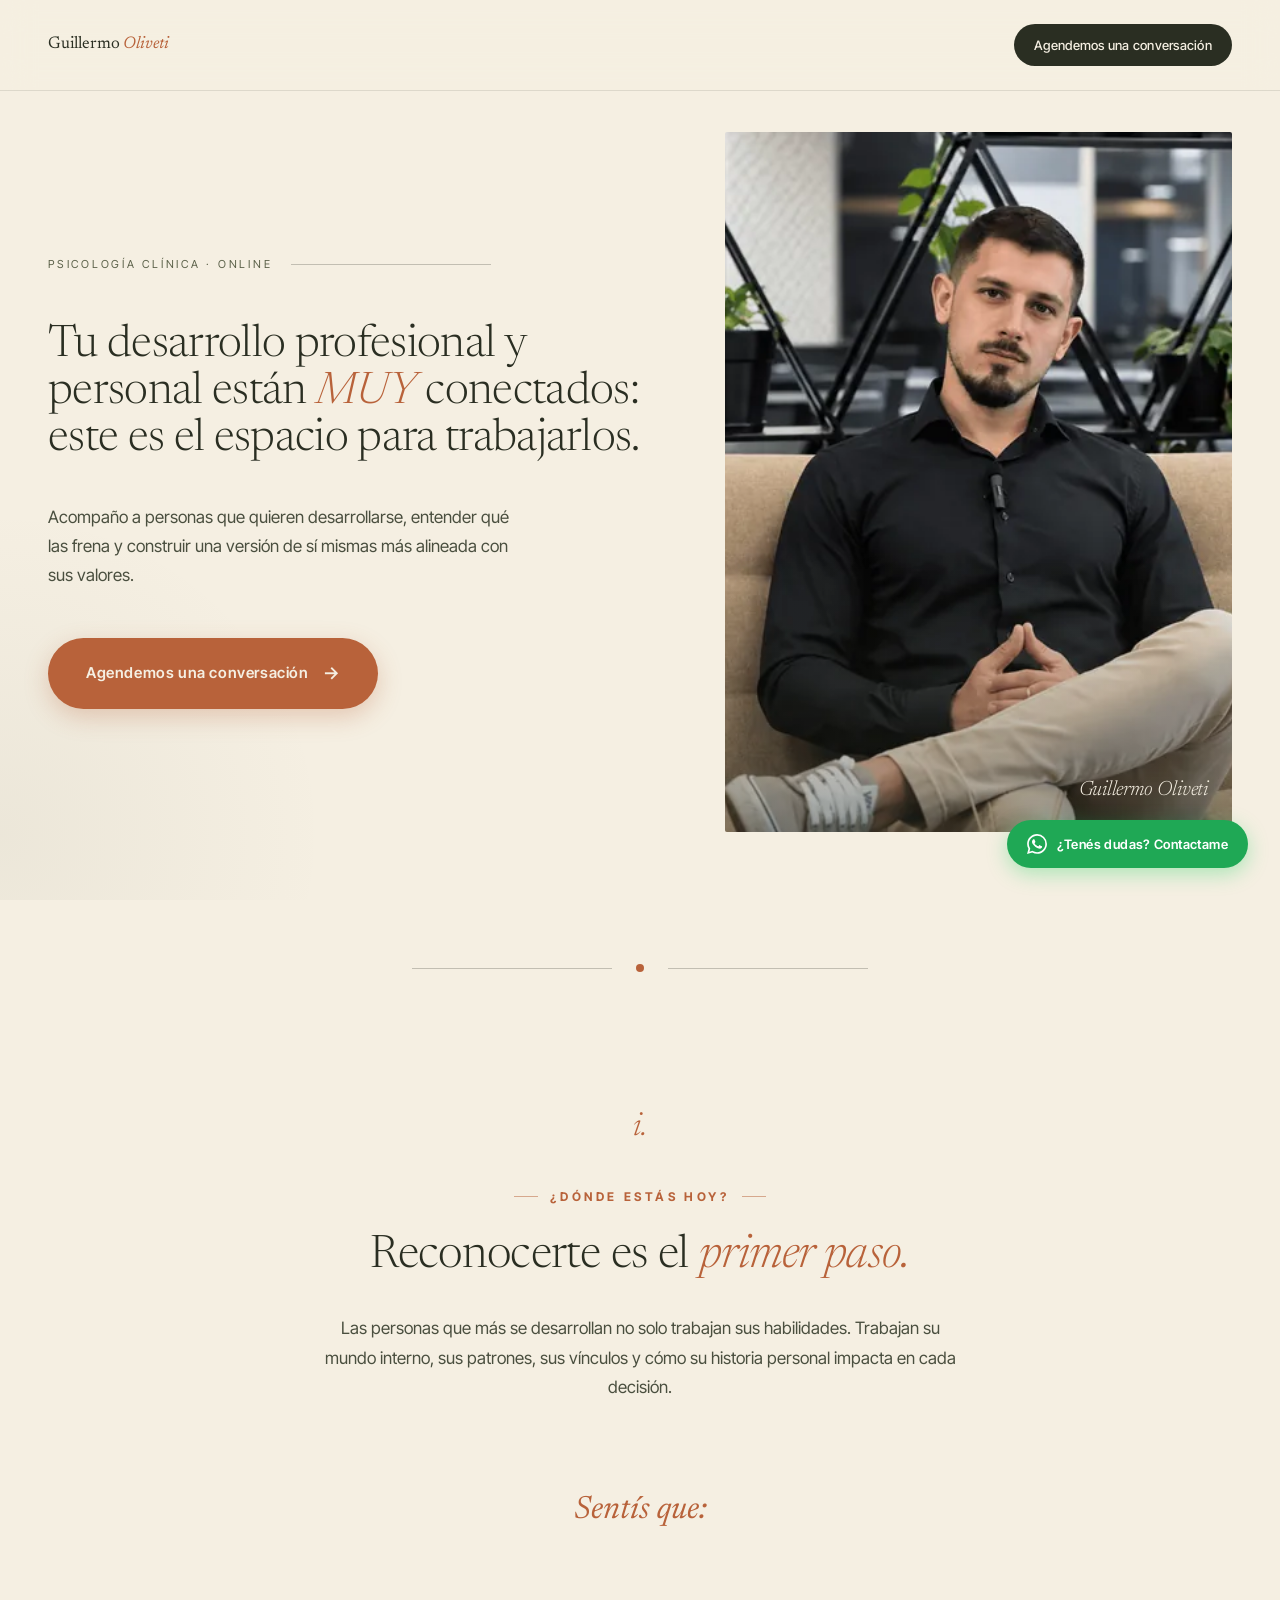
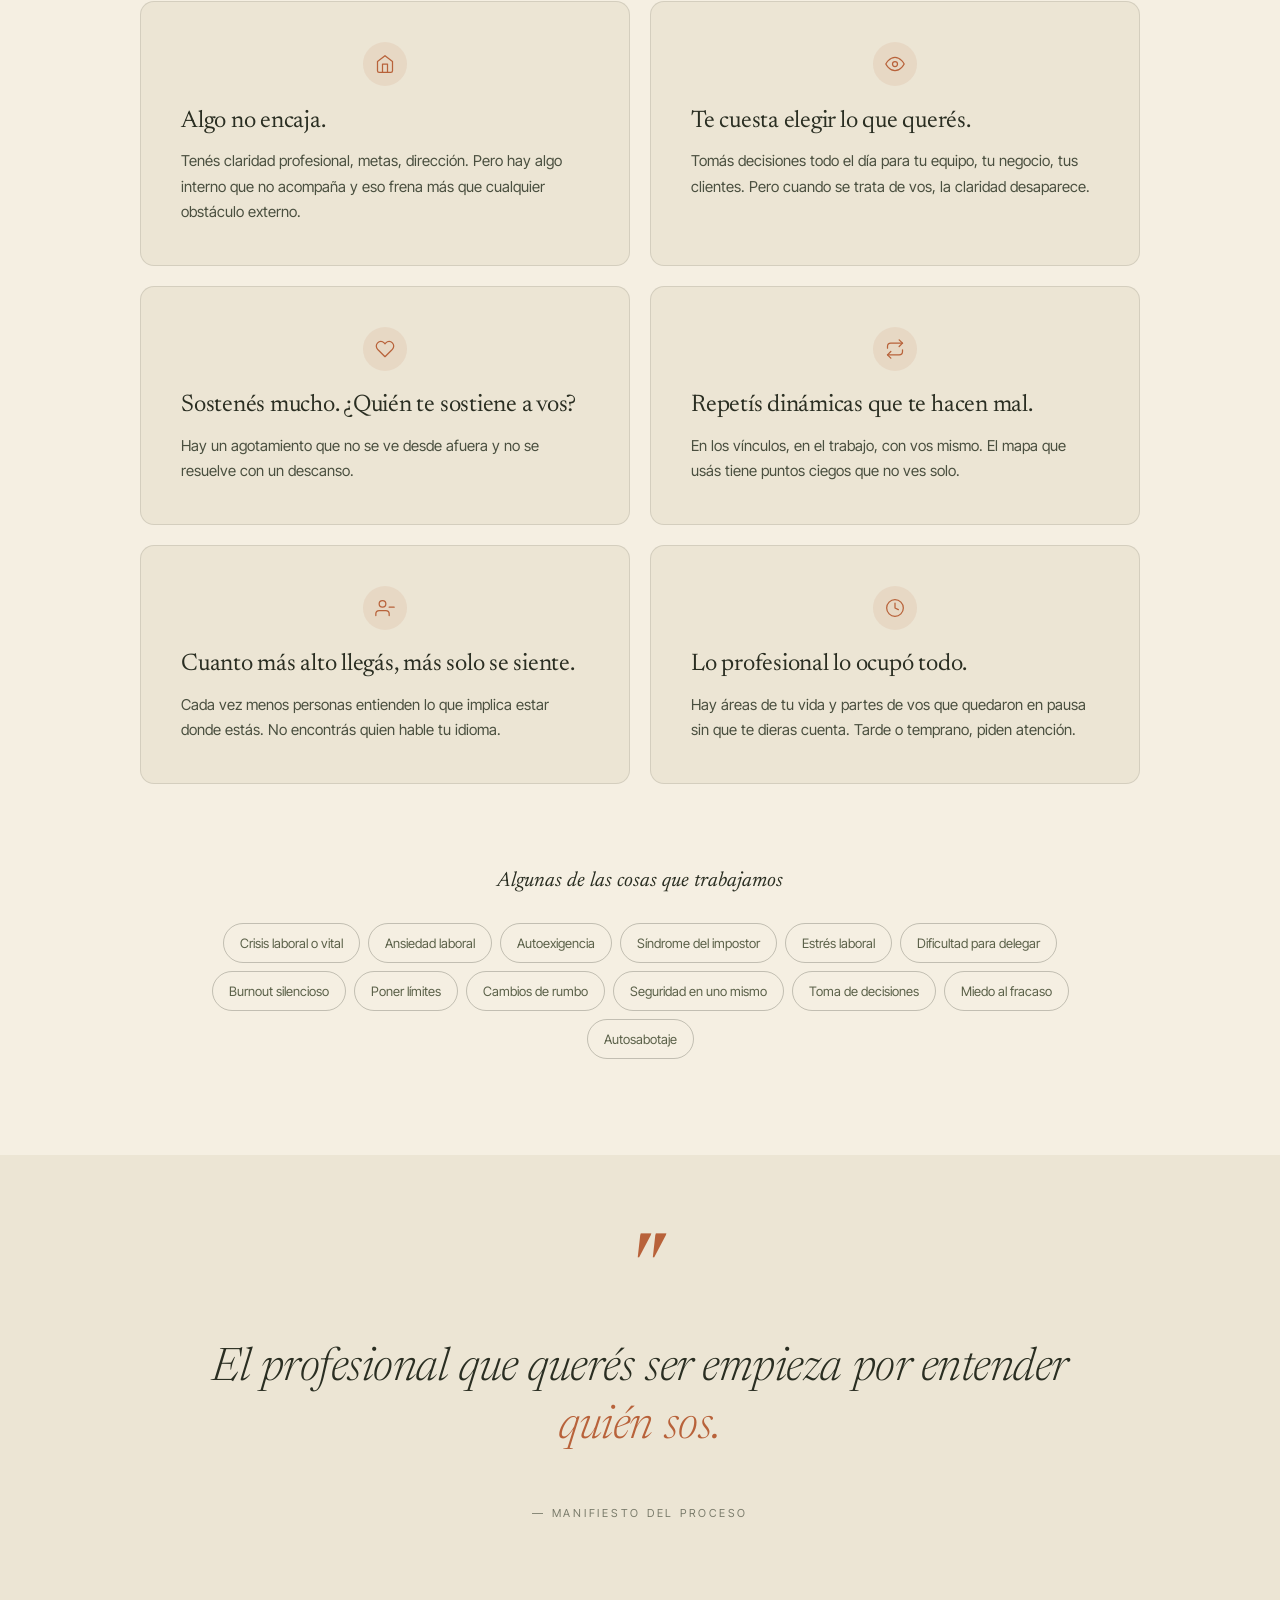
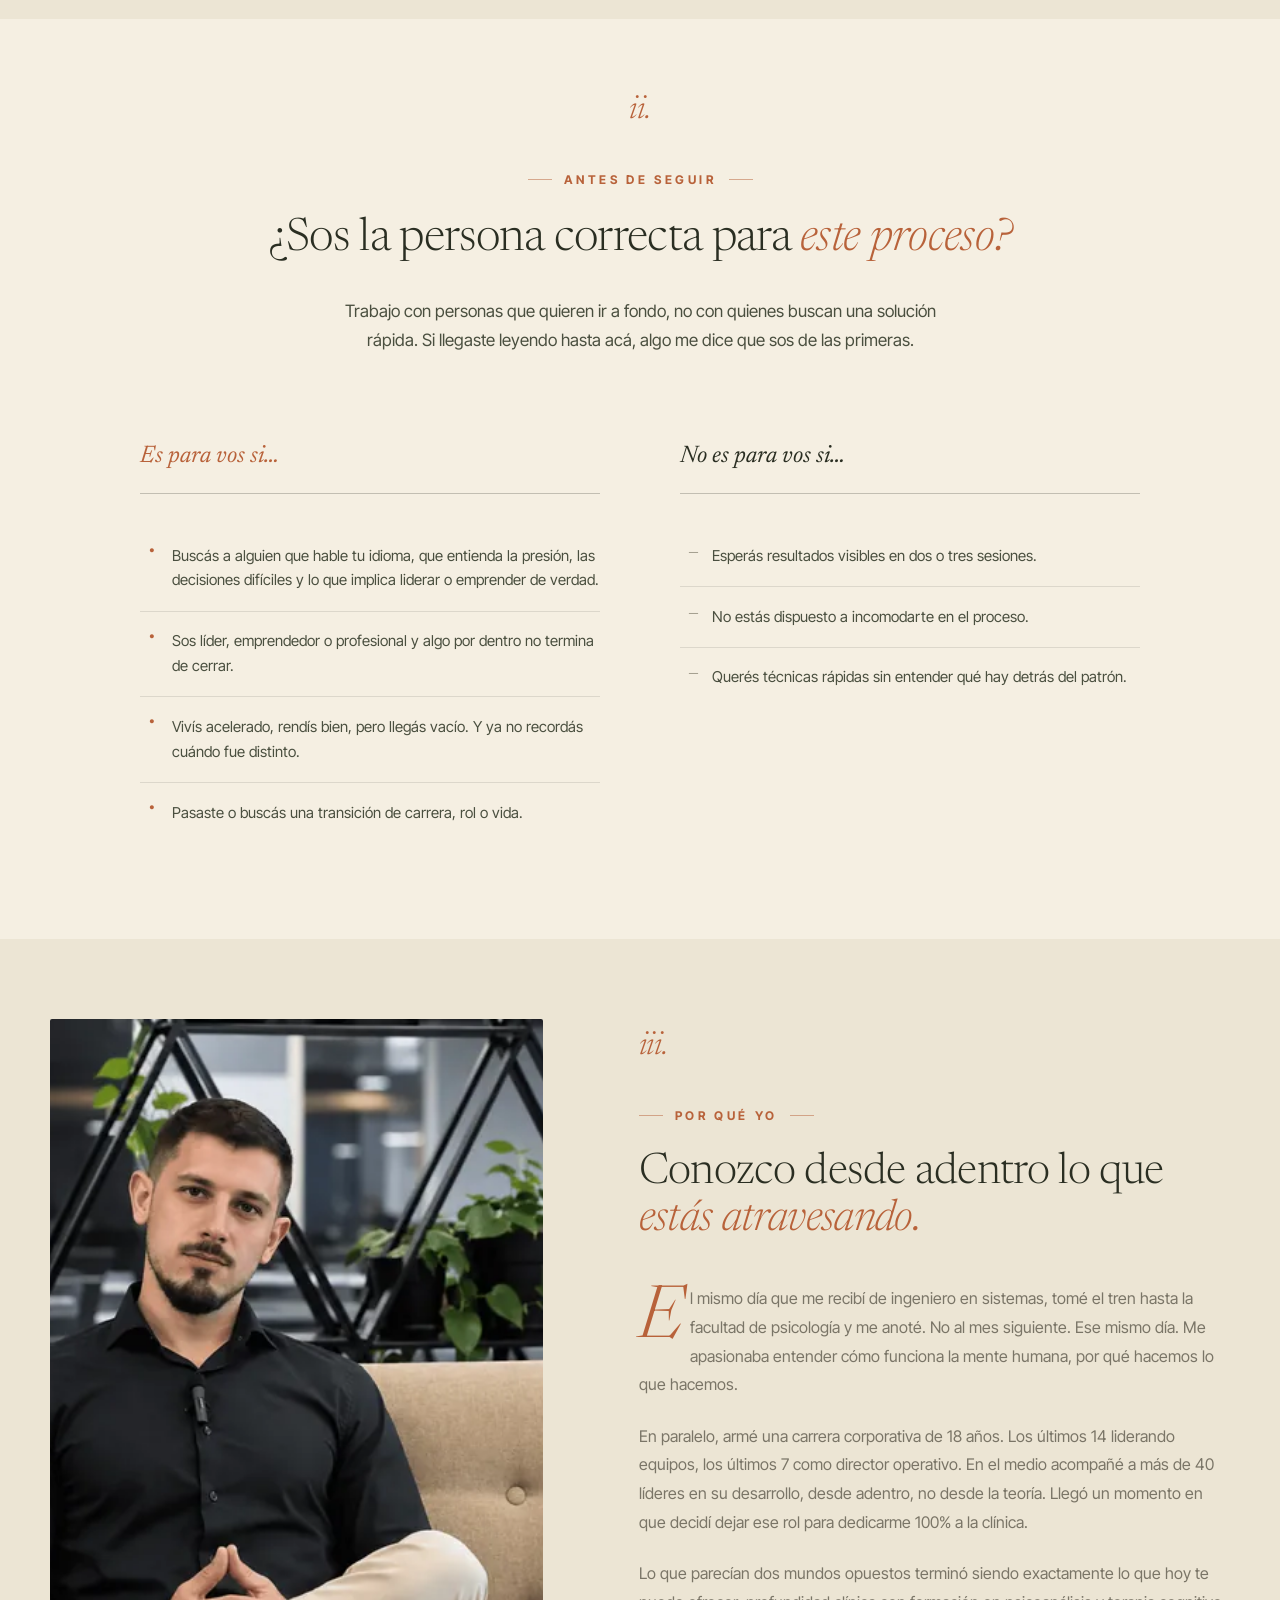
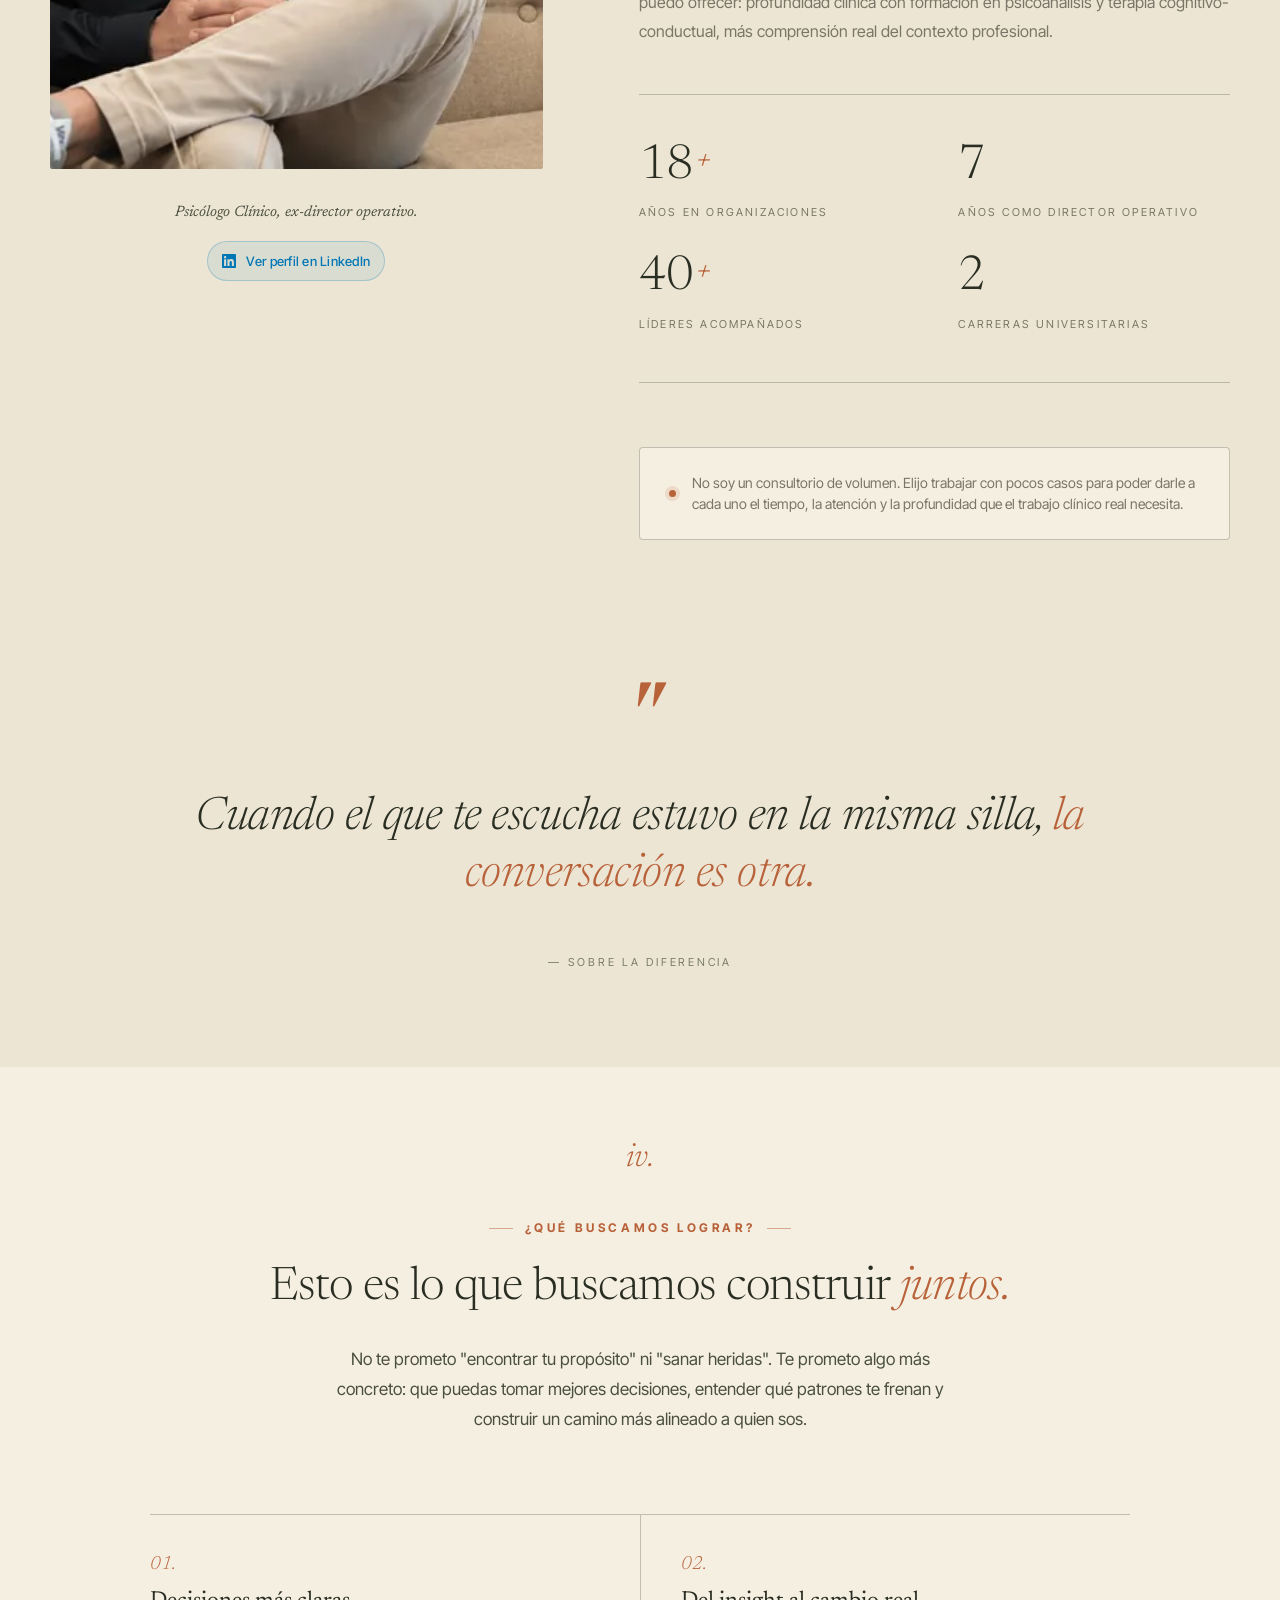
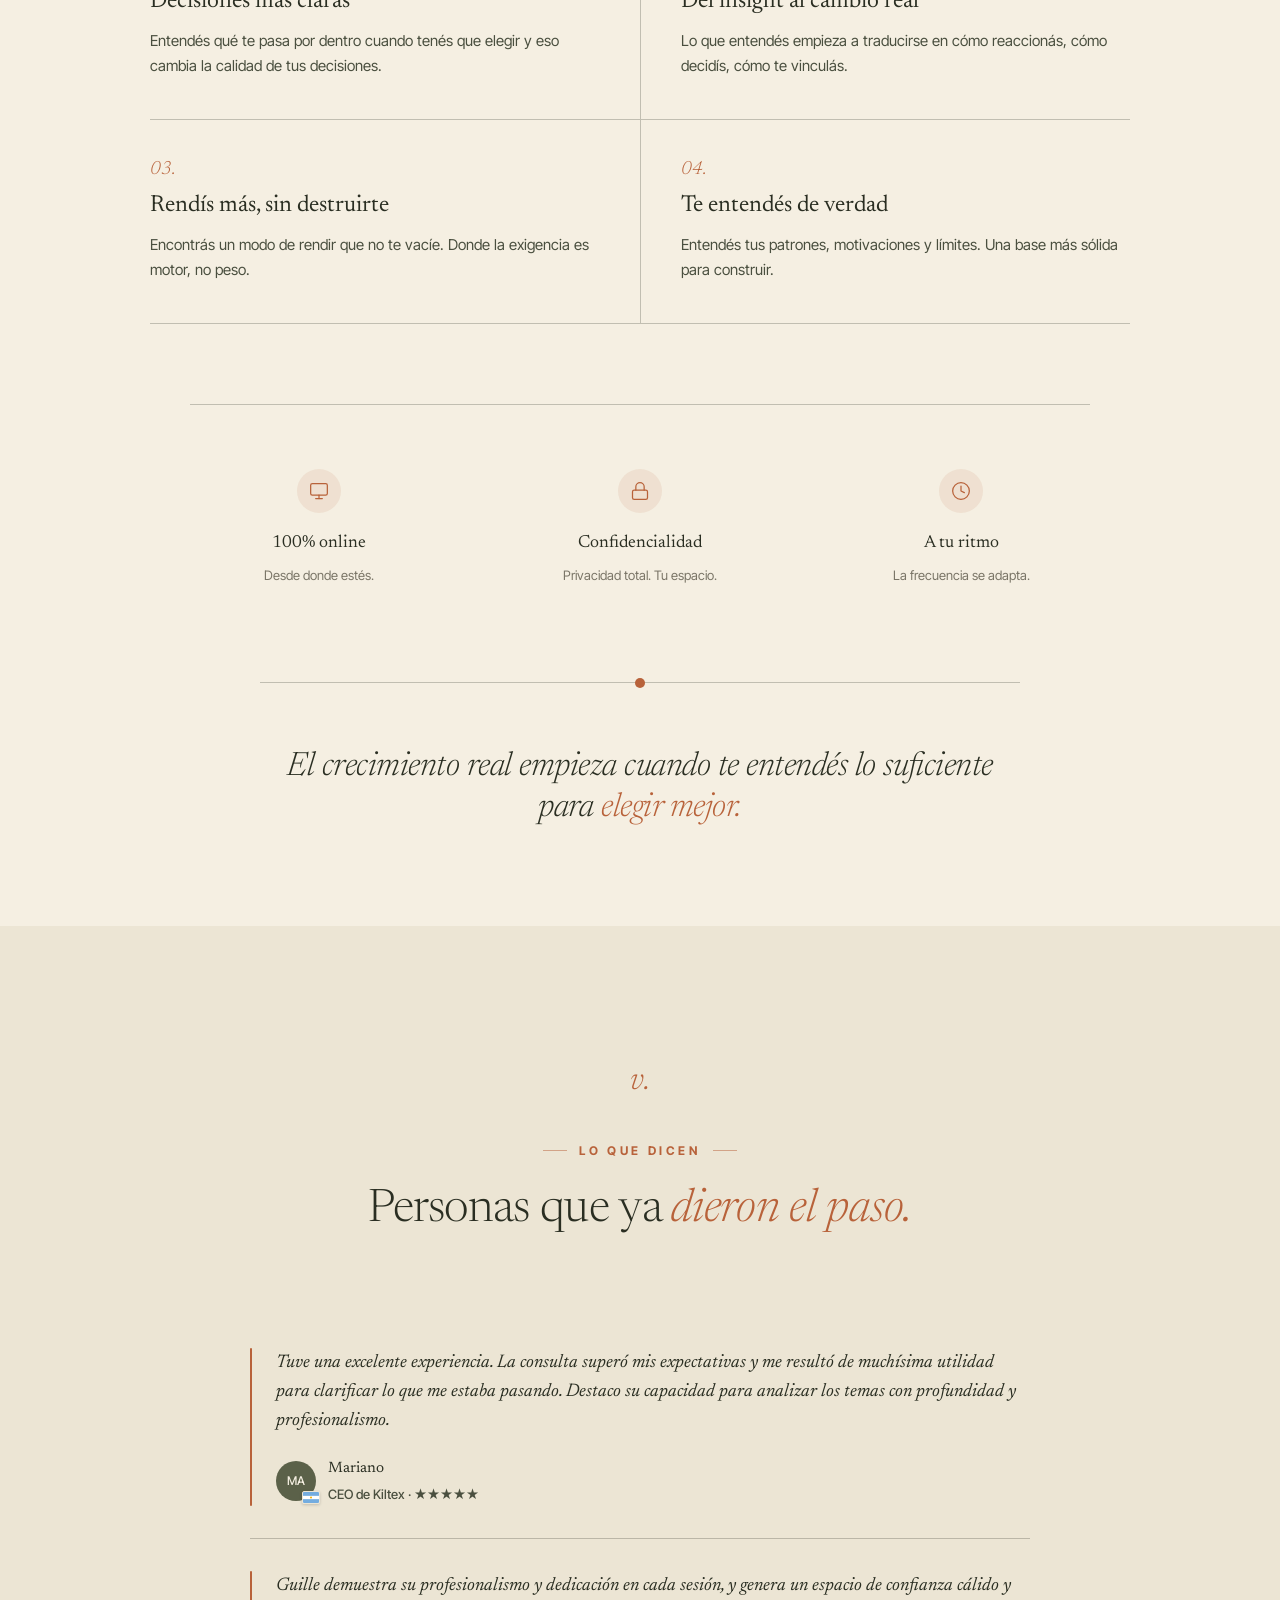
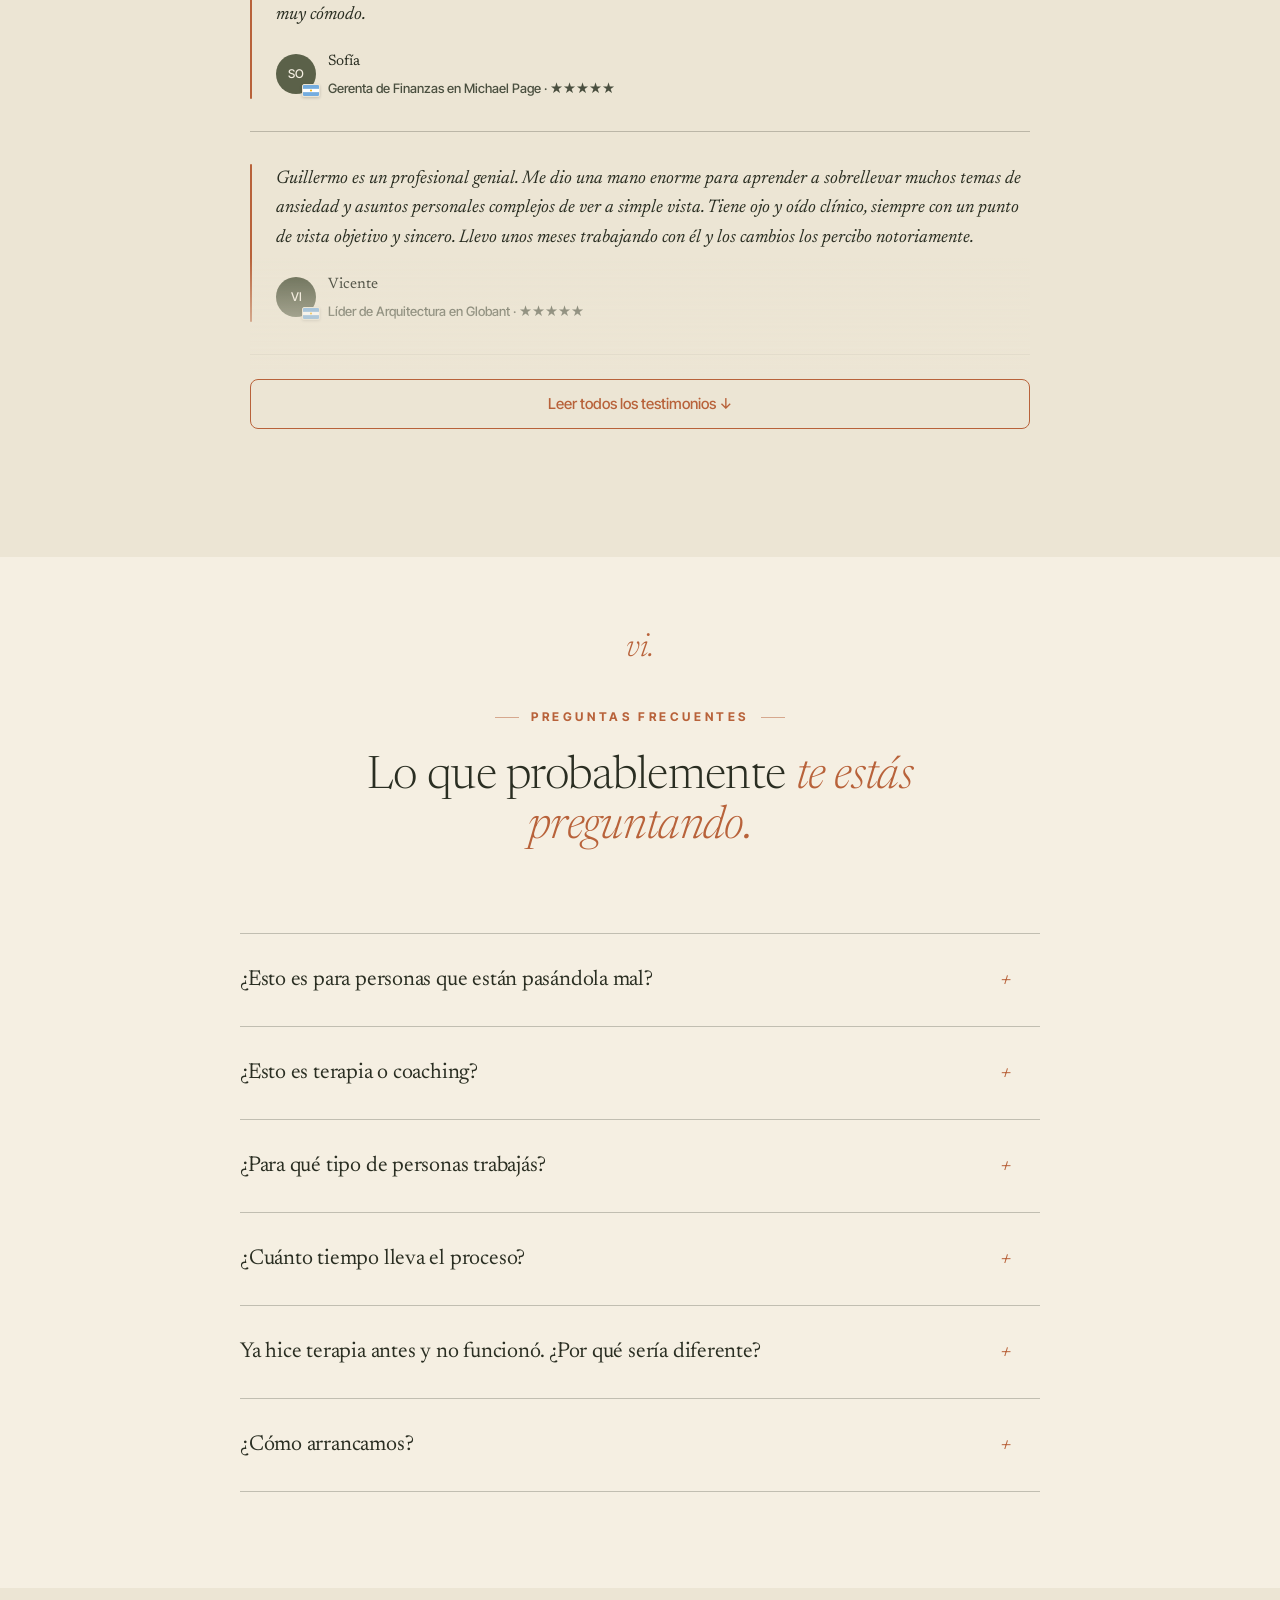
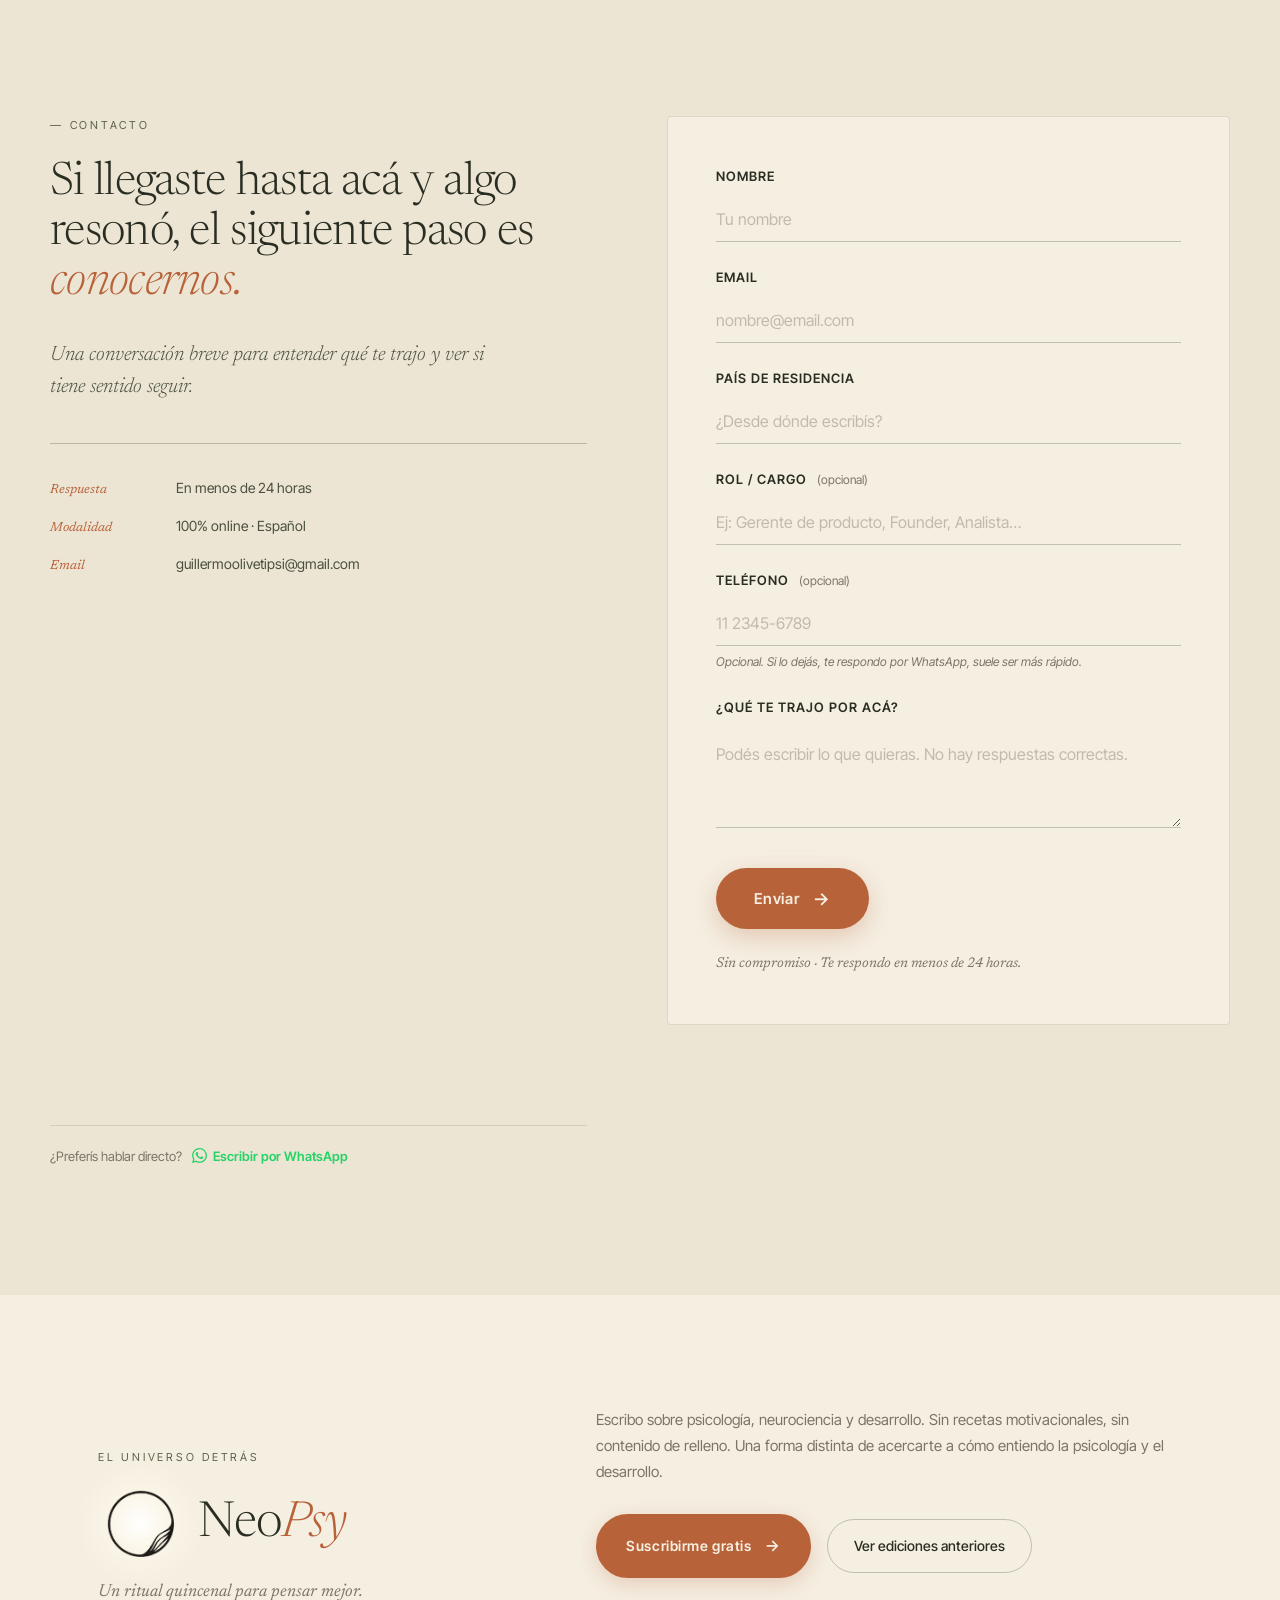
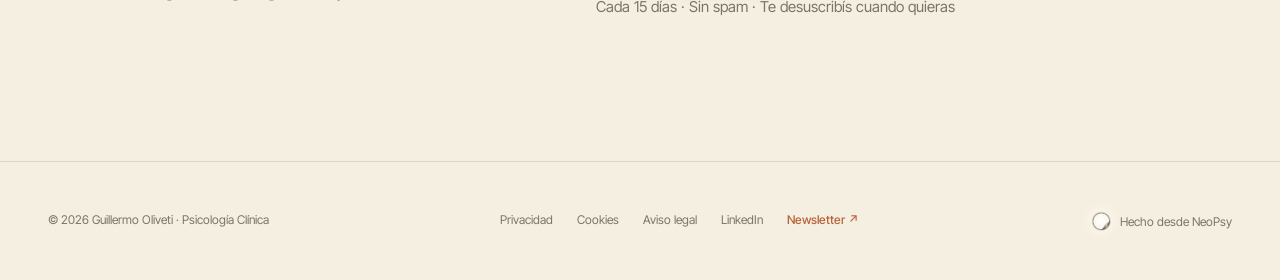
<file: index.html>
<!DOCTYPE html>
<html lang="es">

<head>
    <script>window.dataLayer = window.dataLayer || [];</script>
    <script>
    (function() {
      var MAX_AGE = 90 * 24 * 60 * 60 * 1000; // 90 días
      function leer(clave) {
        try {
          var raw = localStorage.getItem(clave);
          if (!raw) return null;
          var obj = JSON.parse(raw);
          if (!obj || !obj.fecha || (Date.now() - obj.fecha) > MAX_AGE) {
            localStorage.removeItem(clave);
            return null;
          }
          return obj;
        } catch(e) { return null; }
      }
      function guardar(clave, obj) {
        try { obj.fecha = Date.now(); localStorage.setItem(clave, JSON.stringify(obj)); } catch(e) {}
      }
      var gclid = '', seg = '', utms = {};
      try {
        var params = new URLSearchParams(window.location.search);
        var g = params.get('gclid');
        if (g) { gclid = g; guardar('neopsy_gclid', { gclid: g }); }
        else { var gs = leer('neopsy_gclid'); if (gs) gclid = gs.gclid || ''; }
        var s = params.get('seg');
        if (s) { seg = s; guardar('neopsy_seg', { seg: s }); }
        else { var ss = leer('neopsy_seg'); if (ss) seg = ss.seg || ''; }
        var claves = ['utm_source', 'utm_medium', 'utm_campaign', 'utm_term'];
        var hayUtm = false;
        claves.forEach(function(k) { var v = params.get(k); if (v) { utms[k] = v; hayUtm = true; } });
        if (hayUtm) guardar('neopsy_utms', { utms: utms });
        else { var us = leer('neopsy_utms'); if (us && us.utms) utms = us.utms; }
      } catch(e) {}
      window.__neopsyTrack = { gclid: gclid, seg: seg, utms: utms };
    })();
    </script>
    <style>
#cookie-banner{position:fixed;bottom:0;left:0;right:0;background:#1a1a1a;border-top:1px solid #2a2a2a;padding:1rem 2rem;display:flex;align-items:center;justify-content:space-between;gap:1.5rem;z-index:9999;flex-wrap:wrap}
#cookie-banner p{font-family:'Inter Tight',sans-serif;font-size:13px;color:#8a8279;line-height:1.6;margin:0;flex:1;min-width:220px}
#cookie-banner p a{color:#ffaf34;text-decoration:none}
#cookie-banner p a:hover{text-decoration:underline}
.cookie-btns{display:flex;gap:0.8rem;flex-shrink:0}
#cookie-accept{background:#ffaf34;color:#101010;border:none;padding:8px 18px;font-family:'Inter Tight',sans-serif;font-size:12px;font-weight:600;letter-spacing:0.05em;cursor:pointer;border-radius:6px;transition:background 0.2s}
#cookie-accept:hover{background:#ffd079}
#cookie-reject{background:transparent;color:#8a8279;border:0.5px solid #3a3a3a;padding:8px 18px;font-family:'Inter Tight',sans-serif;font-size:12px;font-weight:500;letter-spacing:0.05em;cursor:pointer;border-radius:6px;transition:all 0.2s}
#cookie-reject:hover{border-color:#8a8279;color:#c8c2ba}
@media(max-width:600px){#cookie-banner{flex-direction:column;align-items:flex-start;padding:1rem 1.5rem}.cookie-btns{width:100%}#cookie-accept,#cookie-reject{flex:1;text-align:center}}
    </style>
    <meta charset="UTF-8">
    <meta name="viewport" content="width=device-width, initial-scale=1.0">
    <title>Guillermo Oliveti — Psicólogo Clínico Online para Profesionales</title>
    <meta name="description" content="Psicología clínica online para líderes, emprendedores y profesionales de habla hispana. Ansiedad, autoexigencia, burnout y transiciones laborales.">
    <meta name="keywords" content="psicólogo online, psicología clínica online, psicólogo para líderes, psicólogo para profesionales, terapia online en español, psicólogo Argentina, psicólogo Colombia, psicólogo Costa Rica, ansiedad profesionales, burnout líderes">
    <meta name="author" content="Guillermo Oliveti">
    <meta name="robots" content="index, follow">
    <link rel="canonical" href="https://guillermooliveti.com/">

    <!-- Open Graph (WhatsApp, LinkedIn, Facebook) -->
    <meta property="og:type" content="website">
    <meta property="og:url" content="https://guillermooliveti.com/">
    <meta property="og:title" content="Guillermo Oliveti — Psicólogo Clínico Online para Profesionales">
    <meta property="og:description" content="Psicología clínica online para líderes, emprendedores y profesionales de habla hispana. Ansiedad, autoexigencia, burnout y transiciones laborales.">
    <meta property="og:image" content="https://guillermooliveti.com/images/foto_guille-v2.jpg">
    <meta property="og:image:width" content="1536">
    <meta property="og:image:height" content="1022">
    <meta property="og:image:type" content="image/jpeg">
    <meta property="og:locale" content="es_AR">
    <meta property="og:site_name" content="Guillermo Oliveti — Psicología Clínica">

    <!-- Twitter/X Card -->
    <meta name="twitter:card" content="summary_large_image">
    <meta name="twitter:title" content="Guillermo Oliveti — Psicólogo Clínico Online para Profesionales">
    <meta name="twitter:description" content="Psicología clínica online para líderes, emprendedores y profesionales de habla hispana.">
    <meta name="twitter:image" content="https://guillermooliveti.com/images/foto_guille-v2.jpg">

    <!-- Schema.org — Datos estructurados para psicólogo -->
    <script type="application/ld+json">
    {
      "@context": "https://schema.org",
      "@type": "Person",
      "name": "Guillermo Oliveti",
      "jobTitle": "Psicólogo Clínico",
      "description": "Psicólogo clínico online especializado en líderes, emprendedores y profesionales de habla hispana que atraviesan ansiedad, autoexigencia, burnout y transiciones laborales.",
      "url": "https://guillermooliveti.com",
      "image": "https://guillermooliveti.com/images/foto_guille-v2.jpg",
      "email": "guillermoolivetipsi@gmail.com",
      "knowsAbout": ["Psicología clínica", "Psicoanálisis", "Terapia cognitivo-conductual", "Liderazgo", "Burnout", "Ansiedad"],
      "areaServed": ["Argentina", "Colombia", "Costa Rica", "España", "Uruguay"],
      "availableLanguage": "Spanish",
      "sameAs": ["https://www.linkedin.com/in/guillermo-oliveti-02299722/"]
    }
    </script>
    <link rel="icon" href="images/favicon.svg" type="image/svg+xml">
    <link rel="preload" as="image" href="images/foto_guille-v2.webp" imagesrcset="images/foto_guille-mobile-v2.webp 800w, images/foto_guille-v2.webp 1536w" imagesizes="(max-width: 980px) 100vw, 50vw" fetchpriority="high">
    <link rel="preconnect" href="https://fonts.googleapis.com">
    <link rel="preconnect" href="https://fonts.gstatic.com" crossorigin>
    <link rel="preload" as="style" href="https://fonts.googleapis.com/css2?family=Newsreader:ital,opsz,wght@0,6..72,300..600;1,6..72,300..600&family=Inter+Tight:wght@300;400;500&display=swap">
    <link href="https://fonts.googleapis.com/css2?family=Newsreader:ital,opsz,wght@0,6..72,300..600;1,6..72,300..600&family=Inter+Tight:wght@300;400;500&display=swap" rel="stylesheet" media="print" onload="this.media='all'">
    <noscript><link href="https://fonts.googleapis.com/css2?family=Newsreader:ital,opsz,wght@0,6..72,300..600;1,6..72,300..600&family=Inter+Tight:wght@300;400;500&display=swap" rel="stylesheet"></noscript>
    <style>
    :root {
      --paper: #f5efe2;
      --paper-2: #ece5d4;
      --paper-3: #e0d8c4;
      --ink: #2a2e22;
      --ink-soft: #4a4f3f;
      --muted: #7a7567;
      --muted-2: #95907f;
      --olive: #5b6149;
      --olive-deep: #3d4233;
      --terracotta: #b8623a;
      --terracotta-soft: #d68a5d;
      --hairline: rgba(42,46,34,0.12);
      --hairline-strong: rgba(42,46,34,0.25);
    }
    * { box-sizing: border-box; margin: 0; padding: 0; }
    html { scroll-behavior: smooth; }
    body {
      background: var(--paper);
      color: var(--ink-soft);
      font-family: 'Newsreader', Georgia, serif;
      font-size: 18px; line-height: 1.7; font-weight: 400;
      overflow-x: hidden;
      -webkit-font-smoothing: antialiased;
      font-feature-settings: "kern", "liga";
    }
    nav.top {
      position: fixed; top: 0; left: 0; right: 0; z-index: 100;
      display: flex; justify-content: space-between; align-items: center;
      padding: 1.5rem 3rem;
      background: rgba(245, 239, 226, 0.7);
      backdrop-filter: blur(16px);
      -webkit-backdrop-filter: blur(16px);
      border-bottom: 1px solid var(--hairline);
    }
    .logo-c {
      font-family: 'Newsreader', serif; font-weight: 400;
      font-size: 17px; letter-spacing: -0.01em; color: var(--ink);
    }
    .logo-c em { font-style: italic; color: var(--terracotta); }
    .nav-c-cta {
      display: inline-flex; align-items: center; gap: 8px;
      background: var(--ink); color: var(--paper);
      padding: 10px 20px; border-radius: 999px;
      font-family: 'Inter Tight', sans-serif; font-size: 13px;
      font-weight: 500; letter-spacing: 0.02em;
      text-decoration: none; transition: all .25s;
    }
    .nav-c-cta:hover { background: var(--terracotta); transform: translateY(-1px); }
    .hero-c {
      height: 100vh; min-height: 620px; padding: 7rem 3rem 3rem;
      display: grid; grid-template-columns: 1fr 0.85fr; gap: 5rem;
      max-width: 1280px; margin: 0 auto;
      align-items: center;
      overflow: hidden;
      position: relative;
    }
    .hero-c::before {
      content: ""; position: absolute;
      top: 50%; left: -30%; width: 60%; aspect-ratio: 1;
      background: radial-gradient(circle, rgba(91,97,73,0.06), transparent 60%);
      pointer-events: none;
    }
    .hero-c-eyebrow {
      font-family: 'Inter Tight'; font-size: 11px;
      letter-spacing: 0.25em; text-transform: uppercase;
      color: var(--olive); font-weight: 400;
      margin-bottom: 3rem;
      display: flex; align-items: center; gap: 1.2rem;
    }
    .hero-c-eyebrow::after { content: ""; flex: 1; height: 1px; background: var(--hairline-strong); max-width: 200px; }
    .hero-c h1 {
      font-family: 'Newsreader', serif; font-weight: 300;
      font-size: clamp(2.2rem, 3.5vw, 3.7rem);
      line-height: 1.05; letter-spacing: -0.015em;
      color: var(--ink); margin-bottom: 2.5rem;
    }
    .hero-c h1 em { font-style: italic; font-weight: 300; color: var(--terracotta); }
    .hero-c-sub {
      font-family: 'Inter Tight'; font-size: 17px;
      line-height: 1.7; color: var(--ink-soft);
      max-width: 480px; margin-bottom: 3rem; font-weight: 400;
    }
    .btn-c {
      display: inline-flex; align-items: center; gap: 14px;
      background: var(--terracotta); color: var(--paper);
      padding: 20px 38px; border-radius: 999px;
      font-family: 'Inter Tight'; font-size: 15px;
      font-weight: 600; letter-spacing: 0.04em;
      text-decoration: none; transition: all .3s;
      box-shadow: 0 8px 24px rgba(184,98,58,0.28);
    }
    .btn-c:hover { background: var(--ink); transform: translateY(-2px); box-shadow: 0 12px 32px rgba(42,46,34,0.35); }
    .btn-c::after { content: "→"; font-size: 18px; transition: transform .3s; }
    .btn-c:hover::after { transform: translateX(4px); }
    .hero-c-img {
      position: relative;
      height: calc(100vh - 10rem);
      max-height: 700px;
      overflow: hidden;
      border-radius: 2px;
    }
    .hero-c-img img { width: 100%; height: 100%; object-fit: cover; object-position: 30% 20%; }
    .hero-c-img::after {
      content: ""; position: absolute; inset: 0;
      background: linear-gradient(180deg, transparent 60%, rgba(42,46,34,0.4));
    }
    .hero-c-img-cap { position: absolute; bottom: 1.5rem; right: 1.5rem; color: var(--paper); z-index: 2; text-align: right; }
    .hero-c-img-cap .name { font-family: 'Newsreader', serif; font-style: italic; font-size: 1.3rem; font-weight: 300; letter-spacing: -0.01em; }
    .hero-c-img-cap .loc { font-family: 'Inter Tight'; font-size: 10px; letter-spacing: 0.2em; text-transform: uppercase; opacity: 0.85; }
    .ornament { max-width: 1280px; margin: 0 auto; padding: 4rem 3rem; display: flex; justify-content: center; align-items: center; gap: 1.5rem; }
    .ornament::before, .ornament::after { content: ""; flex: 1; height: 1px; background: var(--hairline-strong); max-width: 200px; }
    .ornament-dot { width: 8px; height: 8px; border-radius: 50%; background: var(--terracotta); flex-shrink: 0; }
    .section-c { max-width: 1180px; margin: 0 auto; padding: 4rem 3rem 6rem; }
    .section-c-head { text-align: center; max-width: 760px; margin: 0 auto 5rem; }
    .section-c-num { font-family: 'Newsreader', serif; font-style: italic; font-weight: 300; font-size: 2rem; color: var(--terracotta); margin-bottom: 1.5rem; display: block; letter-spacing: -0.01em; }
    .section-c-eyebrow { font-family: 'Inter Tight'; font-size: 12px; letter-spacing: 0.3em; text-transform: uppercase; color: var(--terracotta); margin-bottom: 1.5rem; font-weight: 700; display: inline-flex; align-items: center; gap: 12px; }
    .section-c-eyebrow::before, .section-c-eyebrow::after { content: ""; width: 24px; height: 1px; background: var(--terracotta); opacity: 0.5; }
    .section-c-head h2 { font-family: 'Newsreader', serif; font-weight: 300; font-size: clamp(2rem, 3.6vw, 3.4rem); line-height: 1.1; letter-spacing: -0.015em; color: var(--ink); }
    .section-c-head h2 em { font-style: italic; color: var(--terracotta); }
    .section-c-intro { font-family: 'Inter Tight'; font-weight: 400; font-size: 17px; line-height: 1.75; color: var(--ink-soft); max-width: 640px; margin: 2rem auto 0; text-align: center; }
    .sentis-que { font-family: 'Newsreader', serif; font-style: italic; font-size: clamp(1.5rem, 2.5vw, 2rem); color: var(--terracotta); text-align: center; max-width: 600px; margin: 5rem auto 0; }
    .problems-c { display: grid; grid-template-columns: 1fr 1fr; gap: 1.25rem; max-width: 1000px; margin: 4rem auto 0; }
    .problem-c { padding: 2.5rem; border: 1px solid var(--hairline); border-radius: 14px; background: var(--paper-2); }
    .problem-c .icon-c { width: 44px; height: 44px; border-radius: 50%; background: rgba(184, 98, 58, 0.1); display: flex; align-items: center; justify-content: center; margin: 0 auto 1.2rem; }
    .icon-c svg { width: 20px; height: 20px; stroke: var(--terracotta); stroke-width: 1.5; fill: none; stroke-linecap: round; stroke-linejoin: round; }
    .problem-c h3 { font-family: 'Newsreader', serif; font-weight: 400; font-size: 1.5rem; line-height: 1.25; color: var(--ink); margin-bottom: 0.8rem; letter-spacing: -0.01em; }
    .problem-c p { font-family: 'Inter Tight'; font-weight: 400; font-size: 15px; line-height: 1.7; color: var(--ink-soft); }
    .tags-c { max-width: 900px; margin: 5rem auto 0; text-align: center; }
    .tags-c-title { font-family: 'Newsreader', serif; font-style: italic; font-size: 1.3rem; color: var(--ink); margin-bottom: 1.5rem; }
    .tags-c-list { display: flex; flex-wrap: wrap; gap: 8px; justify-content: center; }
    .tag-c { font-family: 'Inter Tight'; font-size: 13px; padding: 8px 16px; color: var(--olive); border: 1px solid var(--hairline-strong); border-radius: 999px; background: transparent; }
    .quote-c { background: var(--paper-2); padding: 6rem 3rem; text-align: center; position: relative; }
    .quote-c p { font-family: 'Newsreader', serif; font-style: italic; font-weight: 300; font-size: clamp(1.8rem, 3.6vw, 3.2rem); line-height: 1.25; letter-spacing: -0.01em; max-width: 900px; margin: 0 auto; color: var(--ink); }
    .quote-c p em { font-style: italic; color: var(--terracotta); }
    .quote-c .mark { font-family: 'Newsreader', serif; font-style: italic; font-size: 6rem; line-height: 0.6; color: var(--terracotta); margin-bottom: 2rem; display: block; }
    .quote-c .attribution { margin-top: 3rem; font-family: 'Inter Tight'; font-size: 11px; letter-spacing: 0.25em; text-transform: uppercase; opacity: 0.7; }
    .fit-c { display: grid; grid-template-columns: 1fr 1fr; gap: 5rem; max-width: 1000px; margin: 4rem auto 0; }
    .fit-c-col h3 { font-family: 'Newsreader', serif; font-style: italic; font-weight: 400; font-size: 1.5rem; margin-bottom: 2rem; color: var(--ink); padding-bottom: 1rem; border-bottom: 1px solid var(--hairline-strong); }
    .fit-c-col.yes h3 { color: var(--terracotta); }
    .fit-c-col li { font-family: 'Inter Tight'; font-size: 15px; line-height: 1.65; color: var(--ink-soft); padding: 1.1rem 0 1.1rem 2rem; border-bottom: 1px solid var(--hairline); position: relative; list-style: none; }
    .fit-c-col li::before { content: "·"; position: absolute; left: 0.5rem; top: 0.5rem; font-family: 'Newsreader', serif; font-size: 2rem; color: var(--terracotta); line-height: 1; }
    .fit-c-col.no li::before { content: "—"; color: var(--muted-2); font-size: 1rem; top: 1.1rem; }
    .fit-c-col li:last-child { border-bottom: none; }
    .about-c { background: var(--paper-2); padding: 5rem 3rem 4rem; }
    .about-c-inner { max-width: 1180px; margin: 0 auto; display: grid; grid-template-columns: 1fr 1.2fr; gap: 6rem; align-items: start; }
    .about-c-photo { position: sticky; top: 6rem; text-align: center; }
    .about-c-photo img { width: 100%; aspect-ratio: 4/5; object-fit: cover; object-position: center 15%; border-radius: 2px; }
    .about-c-photo .cap { margin-top: 1.2rem; font-family: 'Newsreader', serif; font-style: italic; font-size: 15px; color: var(--ink-soft); text-align: center; }
    .about-c-photo .linkedin { display: inline-flex; align-items: center; gap: 10px; margin-top: 1rem; padding: 8px 14px; background: rgba(0,119,181,0.08); border: 1px solid rgba(0,119,181,0.25); border-radius: 999px; font-family: 'Inter Tight'; font-size: 13px; color: #0077b5; text-decoration: none; letter-spacing: 0.02em; font-weight: 500; transition: all .2s; }
    .about-c-photo .linkedin svg { fill: currentColor; }
    .about-c-photo .linkedin:hover { background: rgba(0,119,181,0.18); border-color: #0077b5; }
    .about-c-text h2 { font-family: 'Newsreader', serif; font-weight: 300; font-size: clamp(2rem, 3.4vw, 3rem); line-height: 1.08; letter-spacing: -0.015em; color: var(--ink); margin-bottom: 2.5rem; }
    .about-c-text h2 em { font-style: italic; color: var(--terracotta); }
    .about-c-text > p { font-family: 'Inter Tight'; font-weight: 400; font-size: 16px; line-height: 1.8; color: var(--muted); margin-bottom: 1.4rem; }
    .about-c-text .drop::first-letter { font-family: 'Newsreader', serif; font-weight: 300; font-size: 4.5rem; float: left; line-height: 0.85; padding-right: 0.4rem; padding-top: 0.4rem; color: var(--terracotta); font-style: italic; }
    .stats-c { display: grid; grid-template-columns: repeat(2, 1fr); gap: 2rem 3rem; margin: 3rem 0 4rem; padding: 3rem 0; border-top: 1px solid var(--hairline-strong); border-bottom: 1px solid var(--hairline-strong); }
    .stat-c .num { font-family: 'Newsreader', serif; font-weight: 300; font-size: 3rem; line-height: 1; color: var(--ink); letter-spacing: -0.02em; }
    .stat-c .num em { font-style: italic; color: var(--terracotta); font-size: 0.65em; vertical-align: 0.35em; margin-left: 0.1em; font-weight: 400; }
    .stat-c .lbl { font-family: 'Inter Tight'; font-size: 11px; letter-spacing: 0.2em; text-transform: uppercase; color: var(--muted); margin-top: 0.8rem; }
    .scarcity-c { margin-top: 2rem; padding: 1.5rem 1.8rem; background: var(--paper); border: 1px solid var(--hairline-strong); border-radius: 4px; display: flex; align-items: center; gap: 1rem; }
    .scarcity-c .dot { width: 7px; height: 7px; border-radius: 50%; background: var(--terracotta); flex-shrink: 0; box-shadow: 0 0 0 4px rgba(184,98,58,0.15); animation: pulse-c 2.4s infinite; }
    @keyframes pulse-c { 0%, 100% { box-shadow: 0 0 0 4px rgba(184,98,58,0.15); } 50% { box-shadow: 0 0 0 8px rgba(184,98,58,0); } }
    .scarcity-c p { font-family: 'Inter Tight'; font-size: 14px; line-height: 1.55; color: var(--muted); }
    .emigrado-c { background: var(--olive); color: var(--paper); padding: 8rem 3rem; position: relative; }
    .emigrado-c-inner { max-width: 1080px; margin: 0 auto; }
    .emigrado-c-head { text-align: center; margin-bottom: 5rem; }
    .emigrado-c-num { font-family: 'Newsreader', serif; font-style: italic; font-size: 2rem; color: var(--terracotta-soft); margin-bottom: 1rem; display: block; }
    .emigrado-c-eyebrow { font-family: 'Inter Tight'; font-size: 12px; letter-spacing: 0.3em; text-transform: uppercase; color: var(--terracotta-soft); margin-bottom: 1.5rem; font-weight: 700; display: inline-flex; align-items: center; gap: 12px; }
    .emigrado-c-eyebrow::before, .emigrado-c-eyebrow::after { content: ""; width: 24px; height: 1px; background: var(--terracotta-soft); opacity: 0.6; }
    .emigrado-c h2 { font-family: 'Newsreader', serif; font-weight: 300; font-size: clamp(2.4rem, 4.2vw, 3.8rem); line-height: 1.05; letter-spacing: -0.015em; max-width: 800px; margin: 0 auto; }
    .emigrado-c h2 em { font-style: italic; color: var(--terracotta-soft); }
    .emigrado-c-sub { font-family: 'Inter Tight'; font-size: 17px; line-height: 1.75; color: rgba(245,239,226,0.92); max-width: 600px; margin: 2rem auto 0; text-align: center; }
    .emigrado-c-cards { display: grid; grid-template-columns: 1fr 1fr; gap: 1.25rem; margin-bottom: 4rem; max-width: 900px; margin-left: auto; margin-right: auto; }
    .emigrado-c-card { padding: 2.5rem; background: rgba(0,0,0,0.18); border: 1px solid rgba(245,239,226,0.25); border-radius: 14px; }
    .emigrado-c-card .icon-c { width: 44px; height: 44px; border-radius: 50%; background: rgba(184, 98, 58, 0.3); border: 1px solid var(--terracotta-soft); display: flex; align-items: center; justify-content: center; margin: 0 auto 1.2rem; }
    .emigrado-c-card .icon-c svg { stroke: var(--terracotta-soft); }
    .emigrado-c-card h4 { font-family: 'Newsreader', serif; font-weight: 400; font-style: italic; font-size: 1.3rem; line-height: 1.25; color: var(--paper); margin-bottom: 0.8rem; letter-spacing: -0.005em; }
    .emigrado-c-card p { font-family: 'Inter Tight'; font-size: 15px; line-height: 1.7; color: rgba(245,239,226,0.92); }
    .emigrado-c-quote { max-width: 760px; margin: 4rem auto 3rem; text-align: center; padding: 3rem 2rem; background: rgba(0,0,0,0.18); border-radius: 6px; border-top: 1px solid rgba(245,239,226,0.35); border-bottom: 1px solid rgba(245,239,226,0.35); }
    .emigrado-c-quote p { font-family: 'Newsreader', serif; font-style: italic; font-weight: 300; font-size: 1.4rem; line-height: 1.5; margin-bottom: 1.5rem; color: var(--paper); }
    .emigrado-c-quote span { font-family: 'Inter Tight'; font-size: 12px; letter-spacing: 0.18em; text-transform: uppercase; color: var(--terracotta-soft); font-weight: 600; }
    .btn-c-light { display: inline-flex; align-items: center; gap: 14px; background: var(--terracotta); color: var(--paper); padding: 20px 38px; border-radius: 999px; font-family: 'Inter Tight'; font-size: 15px; font-weight: 600; letter-spacing: 0.04em; text-decoration: none; transition: all .3s; box-shadow: 0 8px 24px rgba(0,0,0,0.25); }
    .btn-c-light:hover { background: var(--paper); color: var(--olive); transform: translateY(-2px); }
    .btn-c-light::after { content: "→"; font-size: 18px; }
    .emigrado-c-cta { text-align: center; }
    .outcomes-c { display: grid; grid-template-columns: 1fr 1fr; gap: 0; max-width: 980px; margin: 4rem auto 0; border-top: 1px solid var(--hairline-strong); }
    .outcome-c { padding: 2.5rem 2rem 2.5rem 0; border-bottom: 1px solid var(--hairline-strong); }
    .outcome-c:nth-child(even) { padding-left: 2.5rem; padding-right: 0; border-left: 1px solid var(--hairline-strong); }
    .outcome-c .num { font-family: 'Newsreader', serif; font-style: italic; font-weight: 300; font-size: 1.2rem; color: var(--terracotta); margin-bottom: 0.75rem; line-height: 1; }
    .outcome-c h3 { font-family: 'Newsreader', serif; font-weight: 400; font-size: 1.45rem; line-height: 1.25; color: var(--ink); margin-bottom: 0.75rem; }
    .outcome-c p { font-family: 'Inter Tight'; font-size: 15px; line-height: 1.7; color: var(--ink-soft); }
    .online-c { display: grid; grid-template-columns: repeat(3, 1fr); gap: 4rem; max-width: 900px; margin: 5rem auto 0; padding-top: 4rem; border-top: 1px solid var(--hairline-strong); text-align: center; }
    .online-c-item .icon-c { width: 44px; height: 44px; border-radius: 50%; background: rgba(184, 98, 58, 0.1); display: inline-flex; align-items: center; justify-content: center; margin: 0 auto 1rem; }
    .online-c-item .icon { font-family: 'Newsreader', serif; font-style: italic; font-size: 2rem; color: var(--terracotta); margin-bottom: 1rem; display: block; }
    .online-c-item h4 { font-family: 'Newsreader', serif; font-weight: 400; font-size: 1.1rem; color: var(--ink); margin-bottom: 0.3rem; }
    .online-c-item p { font-family: 'Inter Tight'; font-size: 13px; color: var(--muted); }
    .testimonials-c { background: var(--paper-2); padding: 8rem 3rem; }
    .testimonials-c-inner { max-width: 1180px; margin: 0 auto; }
    .test-c-wrap { max-width: 780px; margin: 4rem auto 0; position: relative; }
    .test-c-grid { display: flex; flex-direction: column; }
    .test-c-grid.collapsed .test-c:nth-child(n+4) { display: none; }
    .test-c { display: flex; gap: 1.5rem; padding: 2rem 0; border-bottom: 1px solid var(--hairline-strong); }
    .test-c:last-child { border-bottom: none; }
    .test-c-fade { position: absolute; bottom: 52px; left: 0; right: 0; height: 120px; background: linear-gradient(transparent, var(--paper-2)); pointer-events: none; }
    .test-c-fade.hidden { display: none; }
    .test-expand-btn { display: block; width: 100%; margin-top: 1.5rem; padding: 0.9rem 1.5rem; font-family: 'Inter Tight'; font-size: 15px; font-weight: 500; color: var(--terracotta); background: transparent; border: 1px solid var(--terracotta); border-radius: 8px; cursor: pointer; text-align: center; transition: background 0.2s; }
    .test-expand-btn:hover { background: rgba(184,98,58,0.06); }
    .test-expand-btn.hidden { display: none; }
    .test-c-bar { width: 2px; background: var(--terracotta); border-radius: 2px; flex-shrink: 0; min-height: 100%; }
    .test-c-body { flex: 1; }
    .test-c blockquote { font-family: 'Newsreader', serif; font-style: italic; font-weight: 400; font-size: 1.15rem; line-height: 1.6; color: var(--ink); margin-bottom: 1.25rem; }
    .test-c .meta { display: flex; align-items: center; gap: 12px; }
    .test-c-av { width: 40px; height: 40px; border-radius: 50%; background: var(--olive); color: var(--paper); display: flex; align-items: center; justify-content: center; font-family: 'Inter Tight'; font-size: 12px; font-weight: 500; flex-shrink: 0; position: relative; }
    .flag { position: absolute; bottom: -3px; right: -4px; width: 18px; height: 13px; border-radius: 2px; overflow: hidden; border: 1.5px solid var(--paper-2); display: block; box-shadow: 0 1px 3px rgba(0,0,0,0.18); }
    .flag svg { width: 100%; height: 100%; display: block; }
    .test-c .name { font-family: 'Newsreader', serif; font-weight: 400; font-size: 15px; color: var(--ink); letter-spacing: -0.005em; }
    .test-c .role { font-family: 'Inter Tight'; font-size: 13px; color: var(--ink-soft); font-weight: 500; margin-top: 2px; }
    .faq-c { max-width: 800px; margin: 0 auto; }
    .faq-c-item { border-bottom: 1px solid var(--hairline-strong); }
    .faq-c-item:first-child { border-top: 1px solid var(--hairline-strong); }
    .faq-c-trigger { width: 100%; padding: 2rem 0; background: none; border: none; cursor: pointer; text-align: left; display: grid; grid-template-columns: 1fr 40px; gap: 1.5rem; align-items: baseline; font-family: inherit; }
    .faq-c-q { font-family: 'Newsreader', serif; font-weight: 400; font-size: 1.35rem; line-height: 1.3; color: var(--ink); letter-spacing: -0.01em; transition: color .25s; }
    .faq-c-trigger:hover .faq-c-q { color: var(--terracotta); }
    .faq-c-icon { font-family: 'Newsreader', serif; font-style: italic; font-size: 24px; color: var(--terracotta); transition: transform .35s; line-height: 0.8; }
    .faq-c-item.open .faq-c-icon { transform: rotate(45deg); }
    .faq-c-item.open .faq-c-q { color: var(--terracotta); }
    .faq-c-body { max-height: 0; overflow: hidden; transition: max-height .4s; }
    .faq-c-item.open .faq-c-body { max-height: 400px; }
    .faq-c-a { padding: 0 0 2rem; font-family: 'Inter Tight'; font-size: 15px; line-height: 1.75; color: var(--muted); max-width: 92%; }
    .yque-cierre-c { max-width: 760px; margin: 6rem auto 0; text-align: center; padding-top: 4rem; border-top: 1px solid var(--hairline-strong); position: relative; }
    .yque-cierre-c::before { content: ""; position: absolute; top: -5px; left: 50%; transform: translateX(-50%); width: 10px; height: 10px; border-radius: 50%; background: var(--terracotta); }
    .yque-cierre-c p { font-family: 'Newsreader', serif; font-style: italic; font-weight: 300; font-size: clamp(1.5rem, 2.6vw, 2.2rem); line-height: 1.25; letter-spacing: -0.015em; color: var(--ink); }
    .yque-cierre-c p em { color: var(--terracotta); font-style: italic; }
    .contact-c { background: var(--paper-2); padding: 8rem 3rem; }
    .contact-c-inner { max-width: 1180px; margin: 0 auto; display: grid; grid-template-columns: 1fr 1.05fr; gap: 5rem; align-items: start; }
    .contact-c-eyebrow { font-family: 'Inter Tight'; font-size: 11px; letter-spacing: 0.25em; text-transform: uppercase; color: var(--olive); margin-bottom: 1.5rem; }
    .contact-c h2 { font-family: 'Newsreader', serif; font-weight: 300; font-size: clamp(2rem, 3.6vw, 3.2rem); line-height: 1.08; letter-spacing: -0.015em; color: var(--ink); margin-bottom: 2rem; }
    .contact-c h2 em { font-style: italic; color: var(--terracotta); }
    .contact-c-sub { font-family: 'Newsreader', serif; font-style: italic; font-weight: 300; font-size: 1.3rem; line-height: 1.5; color: var(--ink-soft); margin-bottom: 2.5rem; max-width: 460px; }
    .contact-c-meta { padding-top: 2rem; border-top: 1px solid var(--hairline-strong); display: flex; flex-direction: column; gap: 0.8rem; }
    .contact-c-meta-row { display: grid; grid-template-columns: 110px 1fr; gap: 1rem; font-family: 'Inter Tight'; font-size: 14px; align-items: baseline; color: var(--ink-soft); }
    .contact-c-meta-row .key { font-family: 'Newsreader', serif; font-style: italic; font-weight: 400; font-size: 13px; color: var(--terracotta); }
    .contact-c-form { display: flex; flex-direction: column; gap: 1.5rem; background: var(--paper); padding: 3rem; border-radius: 4px; border: 1px solid var(--hairline); }
    .contact-c-form .form-group { display: flex; flex-direction: column; }
    .contact-c-form label { font-family: 'Inter Tight'; font-weight: 600; font-size: 13px; letter-spacing: 0.08em; text-transform: uppercase; color: var(--ink); margin-bottom: 0.6rem; }
    .contact-c-form label .optional { color: var(--muted); font-weight: 400; font-family: 'Inter Tight'; font-size: 12px; margin-left: 6px; letter-spacing: 0; text-transform: none; }
    .contact-c-form input, .contact-c-form textarea { background: transparent; border: none; border-bottom: 1.5px solid var(--hairline-strong); padding: 12px 0; font-family: 'Inter Tight'; font-size: 16px; font-weight: 400; color: var(--ink); outline: none; transition: border-color .3s; width: 100%; resize: vertical; border-radius: 0; }
    .contact-c-form input:focus, .contact-c-form textarea:focus { border-bottom-color: var(--terracotta); border-bottom-width: 1.5px; }
    .contact-c-form input::placeholder, .contact-c-form textarea::placeholder { color: var(--muted-2); opacity: 0.55; font-weight: 400; }
    .contact-c-form textarea { min-height: 100px; line-height: 1.55; padding-top: 14px; }
    .phone-row { display: flex; }
    .phone-row .iti { width: 100%; }
    .phone-row .iti input { width: 100%; background: transparent; border: none !important; border-bottom: 1.5px solid var(--hairline-strong) !important; padding-top: 12px !important; padding-bottom: 12px !important; padding-right: 0 !important; font-family: 'Inter Tight'; font-size: 16px; font-weight: 400; color: var(--ink); outline: none; transition: border-color .3s; border-radius: 0 !important; box-shadow: none !important; }
    .phone-row .iti input:focus { border-bottom-color: var(--terracotta) !important; border-bottom-width: 1.5px !important; }
    .phone-row .iti input::placeholder { color: var(--muted-2); opacity: 0.55; font-weight: 400; }
    .phone-row .iti__flag-container { border-bottom: 1.5px solid var(--hairline-strong); }
    .phone-row .iti__selected-dial-code { font-family: 'Inter Tight'; font-size: 14px; color: var(--ink); }
    .phone-row .iti--separate-dial-code .iti__selected-flag { background: transparent; }
    .phone-hint { font-family: 'Inter Tight'; font-size: 12px; color: var(--muted); margin-top: 6px; font-style: italic; transition: color .2s; }
    .phone-hint-error { color: #c0392b !important; font-style: normal; }
    .phone-error { border-bottom-color: #c0392b !important; }
    .form-below-c { display: flex; align-items: center; gap: 1.5rem; margin-top: 1rem; flex-wrap: wrap; }
    .btn-submit-c { display: inline-flex; align-items: center; gap: 14px; background: var(--terracotta); color: var(--paper); padding: 20px 38px; border-radius: 999px; font-family: 'Inter Tight'; font-size: 15px; font-weight: 600; letter-spacing: 0.04em; text-decoration: none; border: none; cursor: pointer; transition: all .3s; box-shadow: 0 8px 24px rgba(184,98,58,0.28); }
    .btn-submit-c:hover { background: var(--ink); transform: translateY(-2px); }
    .btn-submit-c::after { content: "→"; font-size: 18px; }
    .form-48h-c { font-family: 'Newsreader', serif; font-style: italic; font-size: 14px; color: var(--muted); }
    .form-status-c { padding: 1rem 1.2rem; border-radius: 4px; font-family: 'Inter Tight'; font-size: 14px; margin-top: 0.5rem; }
    .form-status-c.err { background: rgba(184,98,58,0.05); color: #c1392c; border: 1px solid rgba(193,57,44,0.3); }
    .form-success-state { display: flex; flex-direction: column; align-items: center; justify-content: center; text-align: center; padding: 3rem 2rem; gap: 1rem; }
    .form-success-icon { width: 56px; height: 56px; border-radius: 50%; background: #e8f5ee; color: #2e7d51; font-size: 24px; display: flex; align-items: center; justify-content: center; }
    .form-success-title { font-family: 'Newsreader', serif; font-size: 1.4rem; font-weight: 400; color: var(--ink); }
    .form-success-msg { font-family: 'Inter Tight'; font-size: 14px; color: var(--muted); line-height: 1.6; max-width: 300px; }
    .form-neo-card { margin-top: 1rem; width: 100%; max-width: 360px; background: var(--paper-2); border: 1px solid var(--hairline-strong); border-radius: 10px; padding: 1.4rem 1.5rem; text-align: center; }
    .form-neo-card .neo-eyebrow { font-family: 'Inter Tight'; font-size: 10px; letter-spacing: 0.22em; text-transform: uppercase; color: var(--terracotta); font-weight: 700; margin-bottom: 0.5rem; }
    .form-neo-card .neo-name { font-family: 'Newsreader', serif; font-size: 1.4rem; color: var(--ink); margin-bottom: 0.35rem; }
    .form-neo-card .neo-name em { font-style: italic; color: var(--terracotta); }
    .form-neo-card p { font-family: 'Inter Tight'; font-size: 13px; color: var(--muted); line-height: 1.6; margin-bottom: 1rem; }
    .form-neo-card .neo-cta { display: inline-block; background: var(--olive); color: var(--paper); font-family: 'Inter Tight'; font-size: 13px; font-weight: 600; padding: 10px 24px; border-radius: 999px; text-decoration: none; transition: background .2s; }
    .form-neo-card .neo-cta:hover { background: var(--ink); }
    .form-neo-card .neo-hint { font-family: 'Inter Tight'; font-size: 11px; color: var(--muted-2); margin-top: 0.7rem; }
    .form-wa-alt { display: flex; align-items: center; gap: 10px; flex-wrap: wrap; margin-top: 1.2rem; padding-top: 1.2rem; border-top: 1px solid var(--hairline); font-family: 'Inter Tight'; font-size: 13px; color: var(--muted); }
    .form-wa-link { display: inline-flex; align-items: center; gap: 6px; color: #25D366; font-weight: 600; text-decoration: none; transition: opacity .2s; }
    .form-wa-link:hover { opacity: 0.8; }
    .field-error { border-bottom-color: #c0392b !important; }
    .field-hint { font-family: 'Inter Tight'; font-size: 12px; margin-top: 5px; display: block; }
    .field-hint-error { color: #c0392b; }
    .neopsy-c { max-width: 1180px; margin: 0 auto; padding: 7rem 3rem; display: grid; grid-template-columns: 1fr 1.4fr; gap: 5rem; align-items: center; }
    .neo-c-eyebrow { font-family: 'Inter Tight'; font-size: 11px; letter-spacing: 0.25em; text-transform: uppercase; color: var(--olive); margin-bottom: 1rem; }
    .neo-c-lockup { display: flex; align-items: center; gap: 1rem; margin-bottom: 0.7rem; }
    .neo-c-mark-wrap { position: relative; display: inline-flex; flex-shrink: 0; width: 84px; height: 84px; transform: translateY(-2px); }
    .neo-c-mark-wrap::before { content: ""; position: absolute; inset: -35%; border-radius: 50%; background: radial-gradient(circle, rgba(255,255,255,0.95) 0%, rgba(255,250,235,0.55) 30%, rgba(255,245,220,0) 65%); animation: neopsy-aura 3.4s ease-in-out infinite; z-index: 0; pointer-events: none; }
    .neo-c-mark { position: relative; z-index: 1; width: 100%; height: 100%; opacity: 1; }
    @keyframes neopsy-aura { 0%, 100% { opacity: 0; transform: scale(0.7); } 50% { opacity: 1; transform: scale(1.1); } }
    .neo-c-logo { font-family: 'Newsreader', serif; font-weight: 300; font-size: 3.1rem; letter-spacing: -0.02em; color: var(--ink); line-height: 0.95; }
    .neo-c-logo em { font-style: italic; color: var(--terracotta); }
    .footer-mark-wrap { position: relative; display: inline-block; width: 22px; height: 22px; margin-right: 8px; vertical-align: -6px; }
    .footer-mark-wrap::before { content: ""; position: absolute; inset: -50%; border-radius: 50%; background: radial-gradient(circle, rgba(255,255,255,0.95) 0%, rgba(255,250,235,0.4) 35%, rgba(255,245,220,0) 65%); animation: neopsy-aura-sm 3.4s ease-in-out infinite; z-index: 0; pointer-events: none; }
    .footer-mark { position: relative; z-index: 1; width: 100%; height: 100%; opacity: 0.85; }
    @keyframes neopsy-aura-sm { 0%, 100% { opacity: 0; transform: scale(0.7); } 50% { opacity: 1; transform: scale(1.1); } }
    .neo-c-tag { font-family: 'Newsreader', serif; font-style: italic; font-size: 1.1rem; color: var(--muted); }
    .neopsy-c p { font-family: 'Inter Tight'; font-size: 15px; line-height: 1.75; color: var(--muted); margin-bottom: 1.8rem; }
    .btn-c-outline { display: inline-flex; align-items: center; gap: 14px; background: var(--terracotta); border: 2px solid var(--terracotta); color: var(--paper); padding: 16px 28px; border-radius: 999px; font-family: 'Inter Tight'; font-size: 14px; font-weight: 600; letter-spacing: 0.04em; text-decoration: none; transition: all .3s; box-shadow: 0 6px 20px rgba(184,98,58,0.25); }
    .btn-c-outline:hover { background: var(--ink); border-color: var(--ink); color: var(--paper); transform: translateY(-2px); }
    .btn-c-outline::after { content: "→"; font-size: 16px; }
    .neo-c-btns { display: flex; align-items: center; gap: 1rem; flex-wrap: wrap; }
    .btn-neo-ghost { display: inline-flex; align-items: center; background: transparent; border: 1.5px solid var(--hairline-strong); color: var(--ink); padding: 14px 26px; border-radius: 999px; font-family: 'Inter Tight'; font-size: 14px; font-weight: 500; text-decoration: none; transition: all .3s; }
    .btn-neo-ghost:hover { border-color: var(--olive); color: var(--olive); }
    .neo-c-trust { font-family: 'Inter Tight'; font-size: 12px; color: var(--muted-2); margin-top: 1rem; }
    footer { padding: 3rem; border-top: 1px solid var(--hairline); display: flex; justify-content: space-between; flex-wrap: wrap; gap: 1rem; font-family: 'Inter Tight'; font-size: 12px; color: var(--muted); max-width: 1280px; margin: 0 auto; }
    footer .links { display: flex; gap: 1.5rem; }
    footer a { color: var(--muted); text-decoration: none; transition: color .2s; }
    footer a:hover { color: var(--terracotta); }
    footer a.footer-neo-link { color: var(--terracotta); font-weight: 500; }
    .wa-fab { position: fixed; bottom: 2rem; right: 2rem; z-index: 200; display: flex; align-items: center; gap: 10px; background: #1fa855; color: #fff; padding: 14px 20px; border-radius: 999px; border: none; cursor: pointer; font-family: 'Inter Tight', sans-serif; font-size: 13px; font-weight: 600; letter-spacing: 0.03em; box-shadow: 0 6px 20px rgba(37,211,102,0.35); transition: all .3s; }
    .wa-fab:hover { background: #18904a; transform: translateY(-2px); box-shadow: 0 10px 28px rgba(31,168,85,0.25); }
    .wa-fab-label { white-space: nowrap; }
    @media (max-width: 600px) { .wa-fab-label { display: none; } .wa-fab { padding: 14px; } }
    .wa-popup { position: fixed; bottom: 6rem; right: 2rem; z-index: 200; background: var(--paper); border: 1px solid var(--hairline-strong); border-radius: 8px; box-shadow: 0 16px 48px rgba(42,46,34,0.18); width: 300px; overflow: hidden; display: flex; flex-direction: column; }
    .wa-popup-close { position: absolute; top: 10px; right: 12px; background: rgba(42,46,34,0.08); border: none; cursor: pointer; font-size: 14px; color: var(--muted); border-radius: 50%; width: 26px; height: 26px; display: flex; align-items: center; justify-content: center; transition: background .2s; }
    .wa-popup-close:hover { background: rgba(42,46,34,0.15); }
    .wa-popup-photo img { width: 100%; height: 160px; object-fit: cover; object-position: 30% 20%; display: block; }
    .wa-popup-body { padding: 1.2rem 1.4rem 1.4rem; }
    .wa-popup-name { font-family: 'Newsreader', serif; font-weight: 400; font-size: 1.1rem; color: var(--ink); margin-bottom: 2px; }
    .wa-popup-role { font-family: 'Inter Tight', sans-serif; font-size: 11px; letter-spacing: 0.15em; text-transform: uppercase; color: var(--muted); margin-bottom: 0.8rem; }
    .wa-popup-desc { font-family: 'Inter Tight', sans-serif; font-size: 13px; line-height: 1.6; color: var(--ink-soft); margin-bottom: 1.1rem; }
    .wa-popup-btn { display: flex; align-items: center; justify-content: center; gap: 8px; background: var(--terracotta); color: var(--paper); padding: 11px 18px; border-radius: 999px; font-family: 'Inter Tight', sans-serif; font-size: 13px; font-weight: 600; text-decoration: none; transition: background .2s; }
    .wa-popup-btn:hover { background: var(--ink); }
    .fade-in { opacity: 0; transform: translateY(20px); transition: opacity 1.4s cubic-bezier(0.2,0.8,0.2,1), transform 1.4s cubic-bezier(0.2,0.8,0.2,1); }
    .fade-in.visible { opacity: 1; transform: translateY(0); }
    @media (max-width: 980px) {
      nav.top { padding: 1.2rem 1.5rem; }
      .nav-c-cta { font-size: 11px; padding: 8px 14px; letter-spacing: 0.01em; }
      .hero-c { grid-template-columns: 1fr; gap: 2rem; height: auto; min-height: auto; overflow: visible; padding-top: 7rem; padding-left: 1.5rem; padding-right: 1.5rem; }
      .hero-c-img { height: auto; aspect-ratio: 4/3; max-height: 400px; }
      .about-c-photo { display: none; }
      .section-c { padding: 3rem 1.5rem 4rem; }
      .problems-c, .fit-c, .about-c-inner, .neopsy-c, .emigrado-c-cards { grid-template-columns: 1fr; gap: 2rem; }
      .outcomes-c { grid-template-columns: 1fr; }
      .outcome-c:nth-child(even) { padding-left: 0; border-left: none; }
      .stats-c { gap: 1.5rem 2rem; margin: 2rem 0 3rem; padding: 2rem 0; }
      .hero-c-img-cap .name { font-size: 1rem; }
      .online-c { grid-template-columns: repeat(3, 1fr); gap: 1rem; padding-top: 2rem; margin-top: 2.5rem; }
      .online-c-item .icon-c { width: 36px; height: 36px; margin-bottom: 0.6rem; }
      .online-c-item h4 { font-size: 0.9rem; }
      .online-c-item p { font-size: 11px; }
      .test-c { gap: 1rem; padding: 1.5rem 0; }
      .about-c-photo { position: static; }
      .about-c { padding: 4rem 1.5rem; }
      .emigrado-c { padding: 5rem 1.5rem; }
      .testimonials-c { padding: 5rem 1.5rem; }
      .neopsy-c { padding: 5rem 1.5rem; }
      footer { padding: 2rem 1.5rem; }
      .quote-c { padding: 5rem 1.5rem; }
      .contact-c-inner { grid-template-columns: 1fr; gap: 3rem; }
      .contact-c { padding: 5rem 1.5rem; }
      .contact-c-form { padding: 2rem; }
    }
    .problems-ver-mas { display: none; margin: 1.5rem auto 0; background: transparent; border: 1px solid var(--hairline-strong); color: var(--ink); padding: 10px 24px; border-radius: 999px; cursor: pointer; font-family: 'Inter Tight'; font-size: 13px; font-weight: 500; transition: border-color .2s; }
    .problems-ver-mas:hover { border-color: var(--terracotta); color: var(--terracotta); }
    @media (max-width: 768px) {
      .problem-c--extra { display: none; }
      .problem-c--extra.problem-c--visible { display: flex; }
      .problems-ver-mas { display: block; }
    }
    @media (max-width: 480px) {
      .hero-c-img { aspect-ratio: 16/9; max-height: 260px; }
      .btn-c { padding: 13px 24px; font-size: 13px; gap: 10px; }
      .btn-c::after { font-size: 15px; }
      .btn-c-light { padding: 13px 24px; font-size: 13px; gap: 10px; }
      .btn-c-light::after { font-size: 15px; }
      .btn-c-outline { padding: 12px 22px; font-size: 13px; gap: 10px; }
      .btn-c-outline::after { font-size: 15px; }
      .contact-c-form { padding: 1.5rem 1.2rem; }
      .contact-c { padding: 3rem 1rem; }
      .iti--container { left: 0 !important; right: 0 !important; width: 100% !important; }
      .iti__dropdown-content { width: 100vw !important; max-width: 100vw !important; }
      .phone-hint { font-size: 11px; }
      .form-below-c { flex-direction: column; align-items: flex-start; }
      .btn-submit-c { width: 100%; justify-content: center; padding: 13px 24px; font-size: 13px; gap: 10px; }
      .btn-submit-c::after { font-size: 15px; }
    }
    </style>
    <script>
    !function(t,e){var o,n,p,r;e.__SV||(window.posthog && window.posthog.__loaded)||(window.posthog=e,e._i=[],e.init=function(i,s,a){function g(t,e){var o=e.split(".");2==o.length&&(t=t[o[0]],e=o[1]),t[e]=function(){t.push([e].concat(Array.prototype.slice.call(arguments,0)))}}(p=t.createElement("script")).type="text/javascript",p.crossOrigin="anonymous",p.async=!0,p.src=s.api_host.replace(".i.posthog.com","-assets.i.posthog.com")+"/static/array.js",(r=t.getElementsByTagName("script")[0]).parentNode.insertBefore(p,r);var u=e;for(void 0!==a?u=e[a]=[]:a="posthog",u.people=u.people||[],u.toString=function(t){var e="posthog";return"posthog"!==a&&(e+="."+a),t||(e+=" (stub)"),e},u.people.toString=function(){return u.toString(1)+".people (stub)"},o="Mi Ri init Vi Gi Rr Wi Ji Bi capture calculateEventProperties tn register register_once register_for_session unregister unregister_for_session an getFeatureFlag getFeatureFlagPayload getFeatureFlagResult isFeatureEnabled reloadFeatureFlags updateFlags updateEarlyAccessFeatureEnrollment getEarlyAccessFeatures on onFeatureFlags onSurveysLoaded onSessionId getSurveys getActiveMatchingSurveys renderSurvey displaySurvey cancelPendingSurvey canRenderSurvey canRenderSurveyAsync un identify setPersonProperties group resetGroups setPersonPropertiesForFlags resetPersonPropertiesForFlags setGroupPropertiesForFlags resetGroupPropertiesForFlags reset setIdentity clearIdentity get_distinct_id getGroups get_session_id get_session_replay_url alias set_config startSessionRecording stopSessionRecording sessionRecordingStarted captureException addExceptionStep captureLog startExceptionAutocapture stopExceptionAutocapture loadToolbar get_property getSessionProperty nn Xi createPersonProfile setInternalOrTestUser sn Hi cn opt_in_capturing opt_out_capturing has_opted_in_capturing has_opted_out_capturing get_explicit_consent_status is_capturing clear_opt_in_out_capturing Ki debug Lr rn getPageViewId captureTraceFeedback captureTraceMetric Di".split(" "),n=0;n<o.length;n++)g(u,o[n]);e._i.push([i,s,a])},e.__SV=1)}(document,window.posthog||[]);
    posthog.init('phc_mSbEUB7Bqy9QVXr9YCfZnPZcyXr7mwJLA6MxMUFz4iBY', {
        api_host: 'https://us.i.posthog.com',
        defaults: '2026-01-30',
        person_profiles: 'identified_only',
    })
    </script>
</head>

<body>
    <!-- Google Tag Manager (noscript) -->
    <noscript><iframe src="https://www.googletagmanager.com/ns.html?id=GTM-KD44ZNV3"
    height="0" width="0" style="display:none;visibility:hidden"></iframe></noscript>
    <!-- End Google Tag Manager (noscript) -->

  <nav class="top">
    <div class="logo-c">Guillermo <em>Oliveti</em></div>
    <a class="nav-c-cta" href="#contacto">Agendemos una conversación</a>
  </nav>

  <main>
  <!-- HERO -->
  <section class="hero-c">
    <div class="fade-in">
      <div class="hero-c-eyebrow">Psicología Clínica · Online</div>
      <h1>Tu desarrollo profesional y personal están <em>MUY</em> conectados: este es el espacio para trabajarlos.</h1>
      <p class="hero-c-sub">Acompaño a personas que quieren desarrollarse, entender qué las frena y construir una versión de sí mismas más alineada con sus valores.</p>
      <a class="btn-c" href="#contacto">Agendemos una conversación</a>
    </div>
    <div class="hero-c-img fade-in">
      <picture>
        <source type="image/webp" srcset="images/foto_guille-mobile-v2.webp 800w, images/foto_guille-v2.webp 1536w" sizes="(max-width: 980px) 100vw, 50vw">
        <source srcset="images/foto_guille-mobile-v2.jpg 800w, images/foto_guille-v2.jpg 1536w" sizes="(max-width: 980px) 100vw, 50vw">
        <img src="images/foto_guille-v2.jpg" alt="Guillermo Oliveti" fetchpriority="high" loading="eager" width="800" height="1000">
      </picture>
      <div class="hero-c-img-cap">
        <span class="name">Guillermo Oliveti</span>
      </div>
    </div>
  </section>

  <div class="ornament"><span class="ornament-dot"></span></div>

  <!-- 01 — DÓNDE ESTÁS -->
  <section class="section-c">
    <div class="section-c-head fade-in">
      <span class="section-c-num">i.</span>
      <div class="section-c-eyebrow">¿Dónde estás hoy?</div>
      <h2 id="donde-titulo">Reconocerte es el <em>primer paso.</em></h2>
      <p class="section-c-intro">Las personas que más se desarrollan no solo trabajan sus habilidades. Trabajan su mundo interno, sus patrones, sus vínculos y cómo su historia personal impacta en cada decisión.</p>
    </div>

    <p class="sentis-que">Sentís que:</p>

    <div class="problems-c fade-in">
      <div class="problem-c"><span class="icon-c"><svg viewBox="0 0 24 24"><path d="M3 9l9-7 9 7v11a2 2 0 0 1-2 2H5a2 2 0 0 1-2-2z"/><polyline points="9 22 9 12 15 12 15 22"/></svg></span><h3>Algo no encaja.</h3><p>Tenés claridad profesional, metas, dirección. Pero hay algo interno que no acompaña y eso frena más que cualquier obstáculo externo.</p></div>
      <div class="problem-c"><span class="icon-c"><svg viewBox="0 0 24 24"><path d="M1 12s4-8 11-8 11 8 11 8-4 8-11 8-11-8-11-8z"/><circle cx="12" cy="12" r="3"/></svg></span><h3>Te cuesta elegir lo que querés.</h3><p>Tomás decisiones todo el día para tu equipo, tu negocio, tus clientes. Pero cuando se trata de vos, la claridad desaparece.</p></div>
      <div class="problem-c"><span class="icon-c"><svg viewBox="0 0 24 24"><path d="M20.84 4.61a5.5 5.5 0 0 0-7.78 0L12 5.67l-1.06-1.06a5.5 5.5 0 0 0-7.78 7.78l1.06 1.06L12 21.23l7.78-7.78 1.06-1.06a5.5 5.5 0 0 0 0-7.78z"/></svg></span><h3>Sostenés mucho. ¿Quién te sostiene a vos?</h3><p>Hay un agotamiento que no se ve desde afuera y no se resuelve con un descanso.</p></div>
      <div class="problem-c problem-c--extra"><span class="icon-c"><svg viewBox="0 0 24 24"><polyline points="17 1 21 5 17 9"/><path d="M3 11V9a4 4 0 0 1 4-4h14"/><polyline points="7 23 3 19 7 15"/><path d="M21 13v2a4 4 0 0 1-4 4H3"/></svg></span><h3>Repetís dinámicas que te hacen mal.</h3><p>En los vínculos, en el trabajo, con vos mismo. El mapa que usás tiene puntos ciegos que no ves solo.</p></div>
      <div class="problem-c problem-c--extra"><span class="icon-c"><svg viewBox="0 0 24 24"><path d="M17 21v-2a4 4 0 0 0-4-4H5a4 4 0 0 0-4 4v2"/><circle cx="9" cy="7" r="4"/><line x1="17" y1="11" x2="23" y2="11"/></svg></span><h3>Cuanto más alto llegás, más solo se siente.</h3><p>Cada vez menos personas entienden lo que implica estar donde estás. No encontrás quien hable tu idioma.</p></div>
      <div class="problem-c problem-c--extra"><span class="icon-c"><svg viewBox="0 0 24 24"><circle cx="12" cy="12" r="10"/><polyline points="12 6 12 12 16 14"/></svg></span><h3>Lo profesional lo ocupó todo.</h3><p>Hay áreas de tu vida y partes de vos que quedaron en pausa sin que te dieras cuenta. Tarde o temprano, piden atención.</p></div>
    </div>
    <button class="problems-ver-mas" id="problems-ver-mas" onclick="verMasProblemas()">Ver más ↓</button>

    <div class="tags-c fade-in">
      <p class="tags-c-title">Algunas de las cosas que trabajamos</p>
      <div class="tags-c-list">
        <span class="tag-c">Crisis laboral o vital</span>
        <span class="tag-c">Ansiedad laboral</span>
        <span class="tag-c">Autoexigencia</span>
        <span class="tag-c">Síndrome del impostor</span>
        <span class="tag-c">Estrés laboral</span>
        <span class="tag-c">Dificultad para delegar</span>
        <span class="tag-c">Burnout silencioso</span>
        <span class="tag-c">Poner límites</span>
        <span class="tag-c">Cambios de rumbo</span>
        <span class="tag-c">Seguridad en uno mismo</span>
        <span class="tag-c">Toma de decisiones</span>
        <span class="tag-c">Miedo al fracaso</span>
        <span class="tag-c">Autosabotaje</span>
      </div>
    </div>
  </section>

  <script>
  (function() {
    var seg = (window.__neopsyTrack && window.__neopsyTrack.seg) || '';
    var variantes = {
      estres: {
        h1: 'Terapia para el estrés laboral, con alguien que conoce ese mundo desde <em>adentro</em>.',
        sub: 'Entre lo que hacés y lo que sos ya casi no hay espacio. Los días se resuelven solos, en automático, y lo tuyo (lo que querés, lo que te gusta) quedó en algún lugar al que hace tiempo no entrás.',
        chips: ['Estrés laboral', 'Ansiedad laboral', 'Burnout silencioso'],
        title: 'Psicólogo Laboral Online | Terapia para el Estrés Laboral | Guillermo Oliveti',
        meta: 'Psicólogo clínico con 18 años en el mundo corporativo, 7 como director. Terapia online para profesionales con estrés laboral, ansiedad y autoexigencia.',
        seccionH2: 'Con qué llegan quienes consultan por <em>estrés laboral.</em>',
        temas: [
          { titulo: 'Estrés y ansiedad funcional', texto: 'Llegás a todo, pero no disfrutás nada. Vivís acelerado por dentro aunque hacia afuera todo funciona. No toda ansiedad te frena: a veces te vuelve funcional, y por eso pasa desapercibida durante años.' },
          { titulo: 'Autoexigencia que cuesta más de lo que rinde', texto: 'La exigencia te trajo hasta acá. El problema es cuando todo empieza a costar más de lo que debería: revisás de más, delegás poco, descansás con culpa. Distinguir exigencia de autocastigo cambia la forma de rendir.' },
          { titulo: 'El cuerpo avisa primero', texto: 'Dormís mal, desconectás poco, el fin de semana no alcanza. Bajar el estrés no es solo descansar más: es entender cómo te organizaste para convivir con él, y desarmar esa organización con criterio.' }
        ],
        cierreEnfoque: 'Trabajo como psicólogo laboral online, con profundidad clínica y dirección clara. El objetivo no es solo aliviar: es bajar el ruido mental, recuperar registro de lo que sentís y rendir con menos costo.'
      },
      emprendedores: {
        h1: 'Terapia para emprendedores y <em>empresarios</em>.',
        sub: 'Psicólogo clínico, y antes director de operaciones durante 7 años. Alguien que habla tu idioma: números, equipo, decisiones. Un espacio para entender qué hay detrás de cómo emprendés y decidir más alineado con quién sos.',
        chips: ['Autoexigencia', 'Dificultad para delegar', 'Toma de decisiones'],
        title: 'Terapia para Emprendedores y Empresarios | Guillermo Oliveti, Psicólogo Online',
        meta: 'Psicólogo clínico, y antes director de operaciones durante 7 años. Terapia online para emprendedores y empresarios. Psicología clínica con dirección.',
        seccionH2: 'Con qué llegan los emprendedores que <em>consultan.</em>',
        temas: [
          { titulo: 'La empresa como identidad total', texto: 'El negocio va bien o va mal, y vos con él. Cuando lo que hacés y lo que sos se vuelven lo mismo, cada problema de la empresa es un problema personal. Ahí el descanso desaparece, aunque técnicamente estés de vacaciones.' },
          { titulo: 'Decisiones en soledad', texto: 'Podés hablar de todo con todos, menos de lo que más pesa. Al equipo no le podés mostrar dudas, en casa no querés cargar más, y los pares compiten. La soledad del que decide no es un cliché: es un factor de desgaste real.' },
          { titulo: 'La empresa se quedó con todo el espacio', texto: 'Trabajás incluso cuando no estás trabajando. La agenda personal se negocia contra la del negocio y casi siempre pierde. Vivís hacia afuera, resolvés todo, y en algún momento aparece la pregunta: qué de todo esto es tuyo. Recuperar espacio propio no es bajar el ritmo: es volver a elegir dónde ponés el tiempo y para qué.' }
        ],
        cierreEnfoque: 'La autoexigencia te impulsó hasta acá. Desde ahí se puede seguir, con menos costo: con más criterio propio, mejores decisiones y una identidad que no dependa solo del rendimiento.'
      },
      crecimiento: {
        h1: 'Psicología para tu desarrollo personal y <em>profesional</em>.',
        sub: 'Soy psicólogo clínico e ingeniero en sistemas, con 18 años de carrera corporativa. Cambié de carrera, de rol y de país, y sé que crecer casi nunca es lineal. Atiendo online a adultos que atraviesan un cambio laboral, una transición o la búsqueda de algo más propio: un espacio para entenderte mejor y elegir distinto.',
        chips: ['Autosabotaje', 'Síndrome del impostor', 'Miedo al fracaso'],
        title: 'Psicólogo para el Desarrollo Personal y Profesional | Guillermo Oliveti',
        meta: 'Terapia online para adultos en momentos de cambio laboral o crecimiento personal. Psicología clínica con dirección: entenderte mejor y elegir distinto.',
        seccionH2: 'Con qué llegan quienes consultan por <em>crecimiento.</em>',
        temas: [
          { titulo: 'Una transición que no termina de aterrizar', texto: 'Cambiaste de rol, de carrera o de etapa, y algo no encajó todavía. Los logros están, la dirección no tanto. Las transiciones se atraviesan mejor con criterio propio, y eso es exactamente lo que se construye en terapia.' },
          { titulo: 'Entendés mucho, cambiás poco', texto: 'Leíste, te analizaste, sabés nombrar lo que te pasa. Pero el patrón sigue ahí. Entender no siempre alcanza: el trabajo es conectar el pensar con el hacer y con el sentir, para que el insight se vuelva cambio real.' },
          { titulo: 'Éxito hacia afuera, pregunta hacia adentro', texto: 'Funcionás, resolvés, avanzás. Y en algún momento aparece la pregunta por lo propio: qué querés vos, más allá de lo que se espera. No hace falta estar en crisis para trabajarlo. Alcanza con intuir que hay algo para entender mejor.' }
        ],
        cierreEnfoque: 'Trabajo con profundidad clínica y dirección clara. El objetivo es que el proceso deje algo sólido: decisiones más auténticas, menos desgaste y una dirección que sea tuya.'
      }
    };
    var v = variantes[seg];
    if (!v) return;
    try {
      if (v.title) document.title = v.title;
      var metaDesc = document.querySelector('meta[name="description"]');
      if (metaDesc && v.meta) metaDesc.setAttribute('content', v.meta);
      var h1 = document.querySelector('.hero-c h1');
      if (h1) h1.innerHTML = v.h1;
      var sub = document.querySelector('.hero-c-sub');
      if (sub) sub.textContent = v.sub;
      var lista = document.querySelector('.tags-c-list');
      if (lista) {
        var frag = document.createDocumentFragment();
        v.chips.forEach(function(nombre) {
          var chips = lista.querySelectorAll('.tag-c');
          for (var i = 0; i < chips.length; i++) {
            if (chips[i].textContent.trim() === nombre) { frag.appendChild(chips[i]); break; }
          }
        });
        lista.insertBefore(frag, lista.firstChild);
      }
      // Sección i: título y cards 1 a 3 (las --extra no se tocan)
      var h2 = document.getElementById('donde-titulo');
      if (h2 && v.seccionH2) h2.innerHTML = v.seccionH2;
      if (v.temas) {
        var cards = document.querySelectorAll('.problems-c .problem-c:not(.problem-c--extra)');
        for (var j = 0; j < cards.length && j < v.temas.length; j++) {
          var t = cards[j].querySelector('h3');
          var p = cards[j].querySelector('p');
          if (t) t.textContent = v.temas[j].titulo;
          if (p) p.textContent = v.temas[j].texto;
        }
      }
      // Sección iv: cierre (está más abajo en el DOM, se aplica cuando exista)
      var aplicarCierre = function() {
        var c = document.getElementById('enfoque-cierre');
        if (c && v.cierreEnfoque) c.textContent = v.cierreEnfoque;
      };
      if (document.getElementById('enfoque-cierre')) aplicarCierre();
      else document.addEventListener('DOMContentLoaded', aplicarCierre);
    } catch(e) {}
  })();
  </script>

  <!-- PULL QUOTE -->
  <div class="quote-c">
    <span class="mark">"</span>
    <p>El profesional que querés ser empieza por entender <em>quién sos.</em></p>
    <div class="attribution">— Manifiesto del proceso</div>
  </div>

  <!-- 02 — ES PARA VOS? -->
  <section class="section-c" id="para-quien">
    <div class="section-c-head fade-in">
      <span class="section-c-num">ii.</span>
      <div class="section-c-eyebrow">Antes de seguir</div>
      <h2>¿Sos la persona correcta para <em>este proceso?</em></h2>
      <p class="section-c-intro">Trabajo con personas que quieren ir a fondo, no con quienes buscan una solución rápida. Si llegaste leyendo hasta acá, algo me dice que sos de las primeras.</p>
    </div>

    <div class="fit-c fade-in">
      <div class="fit-c-col yes">
        <h3>Es para vos si…</h3>
        <ul>
          <li>Buscás a alguien que hable tu idioma, que entienda la presión, las decisiones difíciles y lo que implica liderar o emprender de verdad.</li>
          <li>Sos líder, emprendedor o profesional y algo por dentro no termina de cerrar.</li>
          <li>Vivís acelerado, rendís bien, pero llegás vacío. Y ya no recordás cuándo fue distinto.</li>
          <li>Pasaste o buscás una transición de carrera, rol o vida.</li>
        </ul>
      </div>
      <div class="fit-c-col no">
        <h3>No es para vos si…</h3>
        <ul>
          <li>Esperás resultados visibles en dos o tres sesiones.</li>
          <li>No estás dispuesto a incomodarte en el proceso.</li>
          <li>Querés técnicas rápidas sin entender qué hay detrás del patrón.</li>
        </ul>
      </div>
    </div>
  </section>

  <!-- 03 — POR QUÉ YO -->
  <section class="about-c" id="sobre">
    <div class="about-c-inner fade-in">
      <div class="about-c-photo">
        <picture>
          <source type="image/webp" srcset="images/foto_guille-mobile-v2.webp 800w, images/foto_guille-v2.webp 1536w" sizes="(max-width: 980px) 100vw, 50vw">
          <source srcset="images/foto_guille-mobile-v2.jpg 800w, images/foto_guille-v2.jpg 1536w" sizes="(max-width: 980px) 100vw, 50vw">
          <img src="images/foto_guille-v2.jpg" alt="Guillermo Oliveti" loading="lazy" width="600" height="750">
        </picture>
        <p class="cap">Psicólogo Clínico, ex-director operativo.</p>
        <a class="linkedin" href="https://www.linkedin.com/in/guillermo-oliveti-02299722/?locale=en" target="_blank">
          <svg width="14" height="14" viewBox="0 0 24 24"><path d="M20.447 20.452h-3.554v-5.569c0-1.328-.027-3.037-1.852-3.037-1.853 0-2.136 1.445-2.136 2.939v5.667H9.351V9h3.414v1.561h.046c.477-.9 1.637-1.85 3.37-1.85 3.601 0 4.267 2.37 4.267 5.455v6.286zM5.337 7.433a2.062 2.062 0 01-2.063-2.065 2.064 2.064 0 112.063 2.065zm1.782 13.019H3.555V9h3.564v11.452zM22.225 0H1.771C.792 0 0 .774 0 1.729v20.542C0 23.227.792 24 1.771 24h20.451C23.2 24 24 23.227 24 22.271V1.729C24 .774 23.2 0 22.222 0h.003z"/></svg>
          <span>Ver perfil en LinkedIn</span>
        </a>
      </div>
      <div class="about-c-text">
        <span class="section-c-num">iii.</span>
        <div class="section-c-eyebrow" style="text-align:left">Por qué yo</div>
        <h2>Conozco desde adentro lo que <em>estás atravesando.</em></h2>
        <p class="drop">El mismo día que me recibí de ingeniero en sistemas, tomé el tren hasta la facultad de psicología y me anoté. No al mes siguiente. Ese mismo día. Me apasionaba entender cómo funciona la mente humana, por qué hacemos lo que hacemos.</p>
        <p>En paralelo, armé una carrera corporativa de 18 años. Los últimos 14 liderando equipos, los últimos 7 como director operativo. En el medio acompañé a más de 40 líderes en su desarrollo, desde adentro, no desde la teoría. Llegó un momento en que decidí dejar ese rol para dedicarme 100% a la clínica.</p>
        <p>Lo que parecían dos mundos opuestos terminó siendo exactamente lo que hoy te puedo ofrecer: profundidad clínica con formación en psicoanálisis y terapia cognitivo-conductual, más comprensión real del contexto profesional.</p>

        <div class="stats-c" data-counters>
          <div class="stat-c"><div class="num"><span class="count" data-target="18">18</span><em>+</em></div><div class="lbl">Años en organizaciones</div></div>
          <div class="stat-c"><div class="num"><span class="count" data-target="7">7</span></div><div class="lbl">Años como director operativo</div></div>
          <div class="stat-c"><div class="num"><span class="count" data-target="40">40</span><em>+</em></div><div class="lbl">Líderes acompañados</div></div>
          <div class="stat-c"><div class="num"><span class="count" data-target="2">2</span></div><div class="lbl">Carreras universitarias</div></div>
        </div>

        <div class="scarcity-c">
          <div class="dot"></div>
          <p>No soy un consultorio de volumen. Elijo trabajar con pocos casos para poder darle a cada uno el tiempo, la atención y la profundidad que el trabajo clínico real necesita.</p>
        </div>
      </div>
    </div>
  </section>

  <!-- PULL QUOTE -->
  <div class="quote-c ink">
    <span class="mark">"</span>
    <p>Cuando el que te escucha estuvo en la misma silla, <em>la conversación es otra.</em></p>
    <div class="attribution">— Sobre la diferencia</div>
  </div>

  <!-- 04 — EMIGRADO -->
  <!-- OCULTA TEMPORALMENTE: reactivar antes de salir al mercado español.
       Para reactivar: quitar style="display:none" de esta section, poner "iv."
       en el span emigrado-c-num (hoy vacío para no duplicar numeración) y
       renumerar las secciones siguientes (enfoque→v., testimonios→vi., faq→vii.) -->
  <section class="emigrado-c" id="emigrar" style="display:none">
    <div class="emigrado-c-inner fade-in">
      <div class="emigrado-c-head">
        <span class="emigrado-c-num"></span>
        <div class="emigrado-c-eyebrow">Si vivís fuera de tu país</div>
        <h2>Instalarse en otro país es una cosa. Acomodarse por dentro <em>es otra.</em></h2>
        <p class="emigrado-c-sub">Hay una capa más. Y la conozco porque la viví. Migrar no es solo cambiar de país. Es reconstruir quién sos en un mapa nuevo. Ese proceso tiene un costo interno real, pero también puede ser un momento de crecimiento personal y profesional.</p>
      </div>

      <div class="emigrado-c-cards">
        <div class="emigrado-c-card"><span class="icon-c"><svg viewBox="0 0 24 24"><path d="M3 9l9-7 9 7v11a2 2 0 0 1-2 2H5a2 2 0 0 1-2-2z"/><polyline points="9 22 9 12 15 12 15 22"/></svg></span><h3>El duelo que no tiene nombre.</h3><p>Dejaste personas, lugares, una identidad construida. Ese duelo existe aunque hayas elegido irte.</p></div>
        <div class="emigrado-c-card"><span class="icon-c"><svg viewBox="0 0 24 24"><circle cx="12" cy="8" r="4"/><path d="M4 20c0-4 3.6-7 8-7s8 3 8 7"/><line x1="12" y1="13" x2="12" y2="17" stroke-dasharray="2 2"/></svg></span><h3>Identidad en suspenso.</h3><p>¿Sos el que eras allá o ya sos otro? El nuevo contexto te obliga a reconstruirte y no sabés cómo empezar.</p></div>
        <div class="emigrado-c-card"><span class="icon-c"><svg viewBox="0 0 24 24"><path d="M12 22s8-4 8-10V5l-8-3-8 3v7c0 6 8 10 8 10z"/></svg></span><h3>No hay espacio para dudar.</h3><p>Cuestionar si fue la decisión correcta se siente como una traición a todo lo que dejaste atrás.</p></div>
        <div class="emigrado-c-card"><span class="icon-c"><svg viewBox="0 0 24 24"><circle cx="12" cy="12" r="10"/><path d="M8 12h8"/><path d="M12 8v8" stroke-dasharray="2 2"/></svg></span><h3>Te integraste. Pero algo falta.</h3><p>Aprendiste a moverte, tenés tu círculo. Y aun así, hay una soledad que no desaparece.</p></div>
      </div>

      <div class="emigrado-c-quote">
        <p>"Las primeras semanas fueron increíbles. Después llegó el peso real: lejos de mi familia, lejos de mis amigos, una tesis de psicología por terminar y la pregunta que no se me iba: ¿es una locura lo que estoy haciendo?"</p>
        <span>— Cinco años después, sé que del otro lado se llega. Pero también sé que es más liviano cuando alguien te acompaña.</span>
      </div>

      <div class="emigrado-c-cta">
        <a class="btn-c-light" href="#contacto">Agendemos una conversación</a>
      </div>
    </div>
  </section>

  <!-- 05 — LOGRAR -->
  <section class="section-c" id="enfoque">
    <div class="section-c-head fade-in">
      <span class="section-c-num">iv.</span>
      <div class="section-c-eyebrow">¿Qué buscamos lograr?</div>
      <h2>Esto es lo que buscamos construir <em>juntos.</em></h2>
      <p class="section-c-intro">No te prometo "encontrar tu propósito" ni "sanar heridas". Te prometo algo más concreto: que puedas tomar mejores decisiones, entender qué patrones te frenan y construir un camino más alineado a quien sos.</p>
    </div>

    <div class="outcomes-c fade-in">
      <div class="outcome-c"><div class="num">01.</div><h3>Decisiones más claras</h3><p>Entendés qué te pasa por dentro cuando tenés que elegir y eso cambia la calidad de tus decisiones.</p></div>
      <div class="outcome-c"><div class="num">02.</div><h3>Del insight al cambio real</h3><p>Lo que entendés empieza a traducirse en cómo reaccionás, cómo decidís, cómo te vinculás.</p></div>
      <div class="outcome-c"><div class="num">03.</div><h3>Rendís más, sin destruirte</h3><p>Encontrás un modo de rendir que no te vacíe. Donde la exigencia es motor, no peso.</p></div>
      <div class="outcome-c"><div class="num">04.</div><h3>Te entendés de verdad</h3><p>Entendés tus patrones, motivaciones y límites. Una base más sólida para construir.</p></div>
    </div>

    <div class="online-c fade-in">
      <div class="online-c-item"><span class="icon-c"><svg viewBox="0 0 24 24"><rect x="2" y="3" width="20" height="14" rx="2"/><line x1="8" y1="21" x2="16" y2="21"/><line x1="12" y1="17" x2="12" y2="21"/></svg></span><h4>100% online</h4><p>Desde donde estés.</p></div>
      <div class="online-c-item"><span class="icon-c"><svg viewBox="0 0 24 24"><rect x="3" y="11" width="18" height="11" rx="2"/><path d="M7 11V7a5 5 0 0 1 10 0v4"/></svg></span><h4>Confidencialidad</h4><p>Privacidad total. Tu espacio.</p></div>
      <div class="online-c-item"><span class="icon-c"><svg viewBox="0 0 24 24"><circle cx="12" cy="12" r="10"/><polyline points="12 6 12 12 16 14"/></svg></span><h4>A tu ritmo</h4><p>La frecuencia se adapta.</p></div>
    </div>

    <div class="yque-cierre-c fade-in">
      <p id="enfoque-cierre">El crecimiento real empieza cuando te entendés lo suficiente para <em>elegir mejor.</em></p>
    </div>
  </section>

  <!-- 06 — TESTIMONIOS -->
  <section class="testimonials-c" id="testimonios">
    <div class="testimonials-c-inner">
      <div class="section-c-head fade-in">
        <span class="section-c-num">v.</span>
        <div class="section-c-eyebrow">Lo que dicen</div>
        <h2>Personas que ya <em>dieron el paso.</em></h2>
      </div>

      <div class="test-c-wrap fade-in">
      <div class="test-c-grid collapsed">
        <div class="test-c">
          <div class="test-c-bar"></div>
          <div class="test-c-body">
            <blockquote>Tuve una excelente experiencia. La consulta superó mis expectativas y me resultó de muchísima utilidad para clarificar lo que me estaba pasando. Destaco su capacidad para analizar los temas con profundidad y profesionalismo.</blockquote>
            <div class="meta">
              <div class="test-c-av">MA<span class="flag" title="Argentina"><svg viewBox="0 0 30 20" preserveAspectRatio="none"><rect width="30" height="20" fill="#fff"/><rect width="30" height="7" fill="#74acdf"/><rect y="13" width="30" height="7" fill="#74acdf"/><circle cx="15" cy="10" r="2" fill="#f6b40e"/></svg></span></div>
              <div><div class="name">Mariano</div><div class="role">CEO de Kiltex · ★★★★★</div></div>
            </div>
          </div>
        </div>
        <div class="test-c">
          <div class="test-c-bar"></div>
          <div class="test-c-body">
            <blockquote>Guille demuestra su profesionalismo y dedicación en cada sesión, y genera un espacio de confianza cálido y muy cómodo.</blockquote>
            <div class="meta">
              <div class="test-c-av">SO<span class="flag" title="Argentina"><svg viewBox="0 0 30 20" preserveAspectRatio="none"><rect width="30" height="20" fill="#fff"/><rect width="30" height="7" fill="#74acdf"/><rect y="13" width="30" height="7" fill="#74acdf"/><circle cx="15" cy="10" r="2" fill="#f6b40e"/></svg></span></div>
              <div><div class="name">Sofía</div><div class="role">Gerenta de Finanzas en Michael Page · ★★★★★</div></div>
            </div>
          </div>
        </div>
        <div class="test-c">
          <div class="test-c-bar"></div>
          <div class="test-c-body">
            <blockquote>Guillermo es un profesional genial. Me dio una mano enorme para aprender a sobrellevar muchos temas de ansiedad y asuntos personales complejos de ver a simple vista. Tiene ojo y oído clínico, siempre con un punto de vista objetivo y sincero. Llevo unos meses trabajando con él y los cambios los percibo notoriamente.</blockquote>
            <div class="meta">
              <div class="test-c-av">VI<span class="flag" title="Argentina"><svg viewBox="0 0 30 20" preserveAspectRatio="none"><rect width="30" height="20" fill="#fff"/><rect width="30" height="7" fill="#74acdf"/><rect y="13" width="30" height="7" fill="#74acdf"/><circle cx="15" cy="10" r="2" fill="#f6b40e"/></svg></span></div>
              <div><div class="name">Vicente</div><div class="role">Líder de Arquitectura en Globant · ★★★★★</div></div>
            </div>
          </div>
        </div>
        <div class="test-c">
          <div class="test-c-bar"></div>
          <div class="test-c-body">
            <blockquote>Mi experiencia ha sido totalmente positiva, un 10 de 10. Guillermo es un profesional excepcional, capaz de generar una conexión auténtica que facilita el proceso. Sus sesiones transcurren entre la risa y la empatía. Gracias a su acompañamiento he podido identificar temas que creía superados. Lo recomiendo ampliamente.</blockquote>
            <div class="meta">
              <div class="test-c-av">ME<span class="flag" title="Colombia"><svg viewBox="0 0 30 20" preserveAspectRatio="none"><rect width="30" height="10" fill="#fcd116"/><rect y="10" width="30" height="5" fill="#003893"/><rect y="15" width="30" height="5" fill="#ce1126"/></svg></span></div>
              <div><div class="name">Mery</div><div class="role">Gerenta de Auditoría · ★★★★★</div></div>
            </div>
          </div>
        </div>
        <div class="test-c">
          <div class="test-c-bar"></div>
          <div class="test-c-body">
            <blockquote>Empecé buscando entender por qué me sentía estancada a pesar de tener todo aparentemente en orden. Me había analizado antes y sentía que no terminaba de ayudarme. Lo más valioso fue encontrar las preguntas correctas.</blockquote>
            <div class="meta">
              <div class="test-c-av">JU<span class="flag" title="Argentina"><svg viewBox="0 0 30 20" preserveAspectRatio="none"><rect width="30" height="20" fill="#fff"/><rect width="30" height="7" fill="#74acdf"/><rect y="13" width="30" height="7" fill="#74acdf"/><circle cx="15" cy="10" r="2" fill="#f6b40e"/></svg></span></div>
              <div><div class="name">Julieta</div><div class="role">Líder de Proyectos · ★★★★★</div></div>
            </div>
          </div>
        </div>
        <div class="test-c">
          <div class="test-c-bar"></div>
          <div class="test-c-body">
            <blockquote>En este período logré evolucionar en mi desempeño como líder funcional, impulsando la estandarización de procesos, fortaleciendo la gestión del equipo y consolidando un estilo de liderazgo más efectivo.</blockquote>
            <div class="meta">
              <div class="test-c-av">VA<span class="flag" title="Argentina"><svg viewBox="0 0 30 20" preserveAspectRatio="none"><rect width="30" height="20" fill="#fff"/><rect width="30" height="7" fill="#74acdf"/><rect y="13" width="30" height="7" fill="#74acdf"/><circle cx="15" cy="10" r="2" fill="#f6b40e"/></svg></span></div>
              <div><div class="name">Vanesa</div><div class="role">Líder Funcional en Altromondo · ★★★★★</div></div>
            </div>
          </div>
        </div>
        <div class="test-c">
          <div class="test-c-bar"></div>
          <div class="test-c-body">
            <blockquote>Fui paciente por 5 meses. Resultados claros, dedicación increíble, siempre abogando por la mejoría del paciente.</blockquote>
            <div class="meta">
              <div class="test-c-av">AG<span class="flag" title="Argentina"><svg viewBox="0 0 30 20" preserveAspectRatio="none"><rect width="30" height="20" fill="#fff"/><rect width="30" height="7" fill="#74acdf"/><rect y="13" width="30" height="7" fill="#74acdf"/><circle cx="15" cy="10" r="2" fill="#f6b40e"/></svg></span></div>
              <div><div class="name">Agustín</div><div class="role">QA Lead · ★★★★★</div></div>
            </div>
          </div>
        </div>
        <div class="test-c">
          <div class="test-c-bar"></div>
          <div class="test-c-body">
            <blockquote>Me ayudaste muchísimo a identificar cosas que me hacían mal y creía que la del problema era yo. Gracias infinitas.</blockquote>
            <div class="meta">
              <div class="test-c-av">CA<span class="flag" title="Argentina"><svg viewBox="0 0 30 20" preserveAspectRatio="none"><rect width="30" height="20" fill="#fff"/><rect width="30" height="7" fill="#74acdf"/><rect y="13" width="30" height="7" fill="#74acdf"/><circle cx="15" cy="10" r="2" fill="#f6b40e"/></svg></span></div>
              <div><div class="name">Catherine</div><div class="role">Software Engineer · ★★★★★</div></div>
            </div>
          </div>
        </div>
      </div>
      <div class="test-c-fade" id="test-fade"></div>
      <button class="test-expand-btn" id="test-expand-btn">Leer todos los testimonios ↓</button>
      </div>
    </div>
  </section>

  <!-- 07 — FAQ -->
  <section class="section-c" id="faq">
    <div class="section-c-head fade-in">
      <span class="section-c-num">vi.</span>
      <div class="section-c-eyebrow">Preguntas frecuentes</div>
      <h2>Lo que probablemente <em>te estás preguntando.</em></h2>
    </div>
    <div class="faq-c fade-in">
      <div class="faq-c-item">
        <button class="faq-c-trigger" onclick="toggleFaq(this)"><span class="faq-c-q">¿Esto es para personas que están pasándola mal?</span><span class="faq-c-icon">+</span></button>
        <div class="faq-c-body"><p class="faq-c-a">No necesariamente. Muchos de los profesionales que acompaño funcionan bien, tienen logros y aun así sienten que hay algo más para trabajar. No hace falta estar en un mal momento para empezar.</p></div>
      </div>
      <div class="faq-c-item">
        <button class="faq-c-trigger" onclick="toggleFaq(this)"><span class="faq-c-q">¿Esto es terapia o coaching?</span><span class="faq-c-icon">+</span></button>
        <div class="faq-c-body"><p class="faq-c-a">Es psicología clínica. Profundidad para entender por qué te pasa lo que te pasa, dirección para que ese entender se traduzca en cambios concretos.</p></div>
      </div>
      <div class="faq-c-item">
        <button class="faq-c-trigger" onclick="toggleFaq(this)"><span class="faq-c-q">¿Para qué tipo de personas trabajás?</span><span class="faq-c-icon">+</span></button>
        <div class="faq-c-body"><p class="faq-c-a">Trabajo con adultos: directivos, líderes, emprendedores, freelancers y profesionales en general, que están atravesando un momento de cambio o búsqueda.</p></div>
      </div>
      <div class="faq-c-item">
        <button class="faq-c-trigger" onclick="toggleFaq(this)"><span class="faq-c-q">¿Cuánto tiempo lleva el proceso?</span><span class="faq-c-icon">+</span></button>
        <div class="faq-c-body"><p class="faq-c-a">Depende de cada caso. De la situación vital, personal y emocional en la que llegás. No hay fórmulas ni paquetes fijos. Avanzamos a la velocidad que tiene sentido para vos.</p></div>
      </div>
      <div class="faq-c-item">
        <button class="faq-c-trigger" onclick="toggleFaq(this)"><span class="faq-c-q">Ya hice terapia antes y no funcionó. ¿Por qué sería diferente?</span><span class="faq-c-icon">+</span></button>
        <div class="faq-c-body"><p class="faq-c-a">Porque la mayoría de los psicólogos conocen las organizaciones desde los libros. Yo las conocí desde adentro, como líder.</p></div>
      </div>
      <div class="faq-c-item">
        <button class="faq-c-trigger" onclick="toggleFaq(this)"><span class="faq-c-q">¿Cómo arrancamos?</span><span class="faq-c-icon">+</span></button>
        <div class="faq-c-body"><p class="faq-c-a">Completás el formulario que está más abajo. Nos conocemos, te cuento cómo trabajo, me contás qué te está pasando, y desde ahí decidimos juntos si tiene sentido seguir.</p></div>
      </div>
    </div>
  </section>

  <!-- CONTACT FORM -->
  <section class="contact-c" id="contacto">
    <div class="contact-c-inner fade-in">
      <div class="contact-c-left">
        <div class="contact-c-eyebrow">— Contacto</div>
        <h2>Si llegaste hasta acá y algo resonó, el siguiente paso es <em>conocernos.</em></h2>
        <p class="contact-c-sub">Una conversación breve para entender qué te trajo y ver si tiene sentido seguir.</p>
        <div class="contact-c-meta">
          <div class="contact-c-meta-row"><span class="key">Respuesta</span><span>En menos de 24 horas</span></div>
          <div class="contact-c-meta-row"><span class="key">Modalidad</span><span>100% online · Español</span></div>
          <div class="contact-c-meta-row"><span class="key">Email</span><span>guillermoolivetipsi@gmail.com</span></div>
        </div>
      </div>
      <form class="contact-c-form" id="contact-form" action="https://api.web3forms.com/submit" method="POST">
        <input type="hidden" name="access_key" value="6f19ae7f-4534-4355-9f3e-f03092177150">
        <input type="hidden" name="subject" value="Nuevo contacto — guillermooliveti.com">
        <input type="hidden" name="Origen" id="lead-origen" value="web">
        <input type="hidden" name="gclid" id="track-gclid" value="">
        <input type="hidden" name="seg" id="track-seg" value="">
        <input type="checkbox" id="botcheck" name="botcheck" style="display:none" tabindex="-1" autocomplete="off">
        <div class="form-group">
          <label for="nombre">Nombre</label>
          <input type="text" id="nombre" name="nombre" required placeholder="Tu nombre" autocomplete="name">
        </div>
        <div class="form-group">
          <label for="email">Email</label>
          <input type="email" id="email" name="email" required placeholder="nombre@email.com" autocomplete="email">
        </div>
        <div class="form-group">
          <label for="pais">País de residencia</label>
          <input type="text" id="pais" name="pais" required placeholder="¿Desde dónde escribís?" autocomplete="country-name">
        </div>
        <div class="form-group">
          <label for="rol">Rol / cargo <span class="optional">(opcional)</span></label>
          <input type="text" id="rol" name="rol" placeholder="Ej: Gerente de producto, Founder, Analista…" autocomplete="organization-title">
        </div>
        <div class="form-group">
          <label for="phone-number">Teléfono <span class="optional">(opcional)</span></label>
          <div class="phone-row">
            <input type="tel" id="phone-number" class="phone-number-input" autocomplete="tel" placeholder="11 2345-6789">
          </div>
          <input type="hidden" name="telefono" id="telefono">
          <span class="phone-hint">Opcional. Si lo dejás, te respondo por WhatsApp, suele ser más rápido.</span>
        </div>
        <div class="form-group">
          <label for="mensaje">¿Qué te trajo por acá?</label>
          <textarea id="mensaje" name="mensaje" required placeholder="Podés escribir lo que quieras. No hay respuestas correctas."></textarea>
        </div>
        <div class="form-below-c">
          <button type="submit" class="btn-submit-c" id="submit-btn">Enviar</button>
          <p class="form-48h-c">Sin compromiso · Te respondo en menos de 24 horas.</p>
        </div>
        <p id="form-error" class="form-status-c err" style="display:none">Hubo un problema al enviar. Escribime directamente a guillermoolivetipsi@gmail.com</p>
      </form>

      <!-- Estado de éxito post-envío -->
      <div id="form-success" style="display:none" class="form-success-state">
        <div class="form-success-icon">✓</div>
        <h3 class="form-success-title">¡Listo, llegó tu mensaje!</h3>
        <p class="form-success-msg">Te respondo en menos de 24 horas. Revisá también tu carpeta de spam por las dudas.</p>
        <div class="form-neo-card">
          <div class="neo-eyebrow">Mientras esperás</div>
          <div class="neo-name">Neo<em>Psy</em></div>
          <p>Mi newsletter quincenal sobre psicología, neurociencia y desarrollo. Sin recetas motivacionales.</p>
          <a class="neo-cta" href="https://neopsy-newsletter.beehiiv.com" target="_blank" rel="noopener">Conocer el newsletter</a>
          <div class="neo-hint">Gratis · Cada 15 días · Sin spam</div>
        </div>
      </div>

      <!-- Alternativa WhatsApp -->
      <div class="form-wa-alt">
        <span>¿Preferís hablar directo?</span>
        <a href="https://wa.me/541150478457?text=Hola%20Guillermo%2C%20vi%20tu%20web%20y%20me%20gustar%C3%ADa%20saber%20m%C3%A1s%20sobre%20las%20sesiones." target="_blank" rel="noopener" class="form-wa-link">
          <svg width="15" height="15" viewBox="0 0 24 24" fill="currentColor"><path d="M17.472 14.382c-.297-.149-1.758-.867-2.03-.967-.273-.099-.471-.148-.67.15-.197.297-.767.966-.94 1.164-.173.199-.347.223-.644.075-.297-.15-1.255-.463-2.39-1.475-.883-.788-1.48-1.761-1.653-2.059-.173-.297-.018-.458.13-.606.134-.133.298-.347.446-.52.149-.174.198-.298.298-.497.099-.198.05-.371-.025-.52-.075-.149-.669-1.612-.916-2.207-.242-.579-.487-.5-.669-.51-.173-.008-.371-.01-.57-.01-.198 0-.52.074-.792.372-.272.297-1.04 1.016-1.04 2.479 0 1.462 1.065 2.875 1.213 3.074.149.198 2.096 3.2 5.077 4.487.709.306 1.262.489 1.694.625.712.227 1.36.195 1.871.118.571-.085 1.758-.719 2.006-1.413.248-.694.248-1.289.173-1.413-.074-.124-.272-.198-.57-.347m-5.421 7.403h-.004a9.87 9.87 0 01-5.031-1.378l-.361-.214-3.741.982.998-3.648-.235-.374a9.86 9.86 0 01-1.51-5.26c.001-5.45 4.436-9.884 9.888-9.884 2.64 0 5.122 1.03 6.988 2.898a9.825 9.825 0 012.893 6.994c-.003 5.45-4.437 9.884-9.885 9.884m8.413-18.297A11.815 11.815 0 0012.05 0C5.495 0 .16 5.335.157 11.892c0 2.096.547 4.142 1.588 5.945L.057 24l6.305-1.654a11.882 11.882 0 005.683 1.448h.005c6.554 0 11.89-5.335 11.893-11.893a11.821 11.821 0 00-3.48-8.413z"/></svg>
          Escribir por WhatsApp
        </a>
      </div>
    </div>
  </section>

  <!-- NEWSLETTER -->
  <section class="neopsy-c fade-in" id="neopsy">
    <div>
      <div class="neo-c-eyebrow">El universo detrás</div>
      <div class="neo-c-lockup">
        <span class="neo-c-mark-wrap"><picture>
          <source srcset="images/neopsy-logo.webp" type="image/webp">
          <img class="neo-c-mark" src="images/neopsy-logo.png" alt="NeoPsy" loading="lazy" width="120" height="40">
        </picture></span>
        <div class="neo-c-logo">Neo<em>Psy</em></div>
      </div>
      <div class="neo-c-tag">Un ritual quincenal para pensar mejor.</div>
    </div>
    <div>
      <p>Escribo sobre psicología, neurociencia y desarrollo. Sin recetas motivacionales, sin contenido de relleno. Una forma distinta de acercarte a cómo entiendo la psicología y el desarrollo.</p>
      <div class="neo-c-btns">
        <a class="btn-c-outline" href="https://neopsy-newsletter.beehiiv.com/subscribe" target="_blank" rel="noopener">Suscribirme gratis</a>
        <a class="btn-neo-ghost" href="https://neopsy-newsletter.beehiiv.com" target="_blank" rel="noopener">Ver ediciones anteriores</a>
      </div>
      <p class="neo-c-trust">Cada 15 días · Sin spam · Te desuscribís cuando quieras</p>
    </div>
  </section>

  </main>

  <footer>
    <div>© 2026 Guillermo Oliveti · Psicología Clínica</div>
    <div class="links">
      <a href="politica-privacidad.html">Privacidad</a>
      <a href="politica-cookies.html">Cookies</a>
      <a href="aviso-legal.html">Aviso legal</a>
      <a href="https://www.linkedin.com/in/guillermo-oliveti-02299722/" target="_blank">LinkedIn</a>
      <a href="https://neopsy-newsletter.beehiiv.com" target="_blank" rel="noopener" class="footer-neo-link">Newsletter ↗</a>
    </div>
    <div><span class="footer-mark-wrap"><picture>
        <source srcset="images/neopsy-logo.webp" type="image/webp">
        <img class="footer-mark" src="images/neopsy-logo.png" alt="" loading="lazy" width="80" height="26">
      </picture></span>Hecho desde NeoPsy</div>
  </footer>

  <script>
    function toggleFaq(btn) {
      const item = btn.parentElement;
      const open = item.classList.contains('open');
      document.querySelectorAll('.faq-c-item.open').forEach(el => el.classList.remove('open'));
      if (!open) item.classList.add('open');
    }
    const obs = new IntersectionObserver(entries => {
      entries.forEach(e => { if (e.isIntersecting) { e.target.classList.add('visible'); obs.unobserve(e.target); } });
    }, { threshold: 0.1 });
    document.querySelectorAll('.fade-in').forEach(el => obs.observe(el));

    // Count-up animation for stats
    const countObs = new IntersectionObserver(entries => {
      entries.forEach(e => {
        if (!e.isIntersecting) return;
        e.target.querySelectorAll('.count').forEach(el => {
          const target = parseInt(el.dataset.target, 10);
          const duration = 1600;
          const start = performance.now();
          const step = (now) => {
            const t = Math.min(1, (now - start) / duration);
            const eased = 1 - Math.pow(1 - t, 3);
            el.textContent = Math.round(target * eased);
            if (t < 1) requestAnimationFrame(step);
            else el.textContent = target;
          };
          requestAnimationFrame(step);
        });
        countObs.unobserve(e.target);
      });
    }, { threshold: 0.4 });
    document.querySelectorAll('[data-counters]').forEach(el => countObs.observe(el));

    // Contact form
    const form = document.getElementById('contact-form');
    if (form) {

      // ── localStorage: restaurar campos guardados ──
      const LS_KEY = 'go_form_draft';
      const savedFields = ['nombre', 'email', 'pais', 'mensaje'];
      try {
        const draft = JSON.parse(localStorage.getItem(LS_KEY) || '{}');
        savedFields.forEach(id => {
          const el = document.getElementById(id);
          if (el && draft[id]) el.value = draft[id];
        });
      } catch(e) {}

      function saveDraft() {
        try {
          const draft = {};
          savedFields.forEach(id => {
            const el = document.getElementById(id);
            if (el) draft[id] = el.value;
          });
          localStorage.setItem(LS_KEY, JSON.stringify(draft));
        } catch(e) {}
      }
      savedFields.forEach(id => {
        const el = document.getElementById(id);
        if (el) el.addEventListener('input', saveDraft);
      });

      // ── Validación inline (al salir de cada campo) ──
      function showFieldError(el, msg) {
        el.classList.add('field-error');
        let hint = el.parentElement.querySelector('.field-hint');
        if (!hint) {
          hint = document.createElement('span');
          hint.className = 'field-hint field-hint-error';
          el.parentElement.appendChild(hint);
        }
        hint.textContent = msg;
        hint.className = 'field-hint field-hint-error';
      }
      function clearFieldError(el) {
        el.classList.remove('field-error');
        const hint = el.parentElement.querySelector('.field-hint');
        if (hint) hint.remove();
      }

      document.getElementById('nombre').addEventListener('blur', function() {
        if (!this.value.trim()) showFieldError(this, 'El nombre es obligatorio.');
        else clearFieldError(this);
      });
      document.getElementById('email').addEventListener('blur', function() {
        if (!this.value.trim()) showFieldError(this, 'El email es obligatorio.');
        else if (!/^[^\s@]+@[^\s@]+\.[^\s@]+$/.test(this.value)) showFieldError(this, 'El formato del email no es válido.');
        else clearFieldError(this);
      });
      document.getElementById('pais').addEventListener('blur', function() {
        if (!this.value.trim()) showFieldError(this, 'Indicá tu país de residencia.');
        else clearFieldError(this);
      });
      document.getElementById('mensaje').addEventListener('blur', function() {
        if (!this.value.trim()) showFieldError(this, 'Contame algo para poder ayudarte mejor.');
        else clearFieldError(this);
      });

      // ── Submit ──
      form.addEventListener('submit', async function(e) {
        e.preventDefault();
        const phoneEl = document.getElementById('phone-number');
        const tel = document.getElementById('telefono');
        const phoneHint = document.querySelector('.phone-hint');

        if (phoneEl && phoneEl.value.trim()) {
          const iti = phoneEl._iti;
          if (iti && typeof iti.isValidNumber === 'function' && !iti.isValidNumber()) {
            phoneEl.classList.add('phone-error');
            if (phoneHint) {
              phoneHint.textContent = 'Número inválido. Revisá la cantidad de dígitos.';
              phoneHint.classList.add('phone-hint-error');
            }
            phoneEl.focus();
            return;
          }
          phoneEl.classList.remove('phone-error');
          if (phoneHint) {
            phoneHint.textContent = 'Opcional. Si lo dejás, te respondo por WhatsApp, suele ser más rápido.';
            phoneHint.classList.remove('phone-hint-error');
          }
          tel.value = phoneEl._iti ? phoneEl._iti.getNumber() : phoneEl.value.trim();
        } else {
          phoneEl && phoneEl.classList.remove('phone-error');
          tel.value = '';
        }

        const btn = document.getElementById('submit-btn');
        btn.disabled = true; btn.textContent = 'Enviando...';
        try { if (window.__registrarEventoLead) window.__registrarEventoLead('form'); } catch(e) {}
        try {
          const r = await fetch('https://api.web3forms.com/submit', { method: 'POST', body: new FormData(this) });
          const data = await r.json();
          if (data.success) {
            // Mostrar estado de éxito, ocultar form
            form.style.display = 'none';
            document.getElementById('form-success').style.display = 'flex';
            document.getElementById('form-error').style.display = 'none';
            try { localStorage.removeItem(LS_KEY); } catch(e) {}
            try {
              window.dataLayer = window.dataLayer || [];
              window.dataLayer.push({ event: 'form_submit', lead_origen: window.__leadOrigen || 'web' });
            } catch(e) {}
          } else throw new Error();
        } catch(err) {
          document.getElementById('form-error').style.display = 'block';
          btn.disabled = false; btn.textContent = 'Enviar';
        }
      });
    }
  </script>

  <!-- WHATSAPP FLOATING BUTTON -->
  <div id="wa-popup" class="wa-popup" style="display:none">
    <button class="wa-popup-close" onclick="toggleWaPopup()" aria-label="Cerrar">✕</button>
    <div class="wa-popup-photo">
      <picture>
        <source srcset="images/foto_guille-mobile-v2.webp" type="image/webp">
        <img src="images/foto_guille-mobile-v2.jpg" alt="Guillermo Oliveti" loading="lazy" width="800" height="533">
      </picture>
    </div>
    <div class="wa-popup-body">
      <p class="wa-popup-name">Guillermo Oliveti</p>
      <p class="wa-popup-role">Psicólogo Clínico · Online</p>
      <p class="wa-popup-desc">Respondé tus dudas antes de dar el primer paso. Te respondo en menos de 24 horas.</p>
      <a class="wa-popup-btn" href="https://wa.me/541150478457?text=Hola%20Guillermo%2C%20vi%20tu%20web%20y%20me%20gustar%C3%ADa%20saber%20m%C3%A1s%20sobre%20las%20sesiones." target="_blank" rel="noopener">
        <svg width="16" height="16" viewBox="0 0 24 24" fill="currentColor"><path d="M17.472 14.382c-.297-.149-1.758-.867-2.03-.967-.273-.099-.471-.148-.67.15-.197.297-.767.966-.94 1.164-.173.199-.347.223-.644.075-.297-.15-1.255-.463-2.39-1.475-.883-.788-1.48-1.761-1.653-2.059-.173-.297-.018-.458.13-.606.134-.133.298-.347.446-.52.149-.174.198-.298.298-.497.099-.198.05-.371-.025-.52-.075-.149-.669-1.612-.916-2.207-.242-.579-.487-.5-.669-.51-.173-.008-.371-.01-.57-.01-.198 0-.52.074-.792.372-.272.297-1.04 1.016-1.04 2.479 0 1.462 1.065 2.875 1.213 3.074.149.198 2.096 3.2 5.077 4.487.709.306 1.262.489 1.694.625.712.227 1.36.195 1.871.118.571-.085 1.758-.719 2.006-1.413.248-.694.248-1.289.173-1.413-.074-.124-.272-.198-.57-.347m-5.421 7.403h-.004a9.87 9.87 0 01-5.031-1.378l-.361-.214-3.741.982.998-3.648-.235-.374a9.86 9.86 0 01-1.51-5.26c.001-5.45 4.436-9.884 9.888-9.884 2.64 0 5.122 1.03 6.988 2.898a9.825 9.825 0 012.893 6.994c-.003 5.45-4.437 9.884-9.885 9.884m8.413-18.297A11.815 11.815 0 0012.05 0C5.495 0 .16 5.335.157 11.892c0 2.096.547 4.142 1.588 5.945L.057 24l6.305-1.654a11.882 11.882 0 005.683 1.448h.005c6.554 0 11.89-5.335 11.893-11.893a11.821 11.821 0 00-3.48-8.413z"/></svg>
        Escribir por WhatsApp
      </a>
    </div>
  </div>
  <button id="wa-fab" class="wa-fab" onclick="toggleWaPopup()" aria-label="Contactar por WhatsApp">
    <svg width="20" height="20" viewBox="0 0 24 24" fill="currentColor"><path d="M17.472 14.382c-.297-.149-1.758-.867-2.03-.967-.273-.099-.471-.148-.67.15-.197.297-.767.966-.94 1.164-.173.199-.347.223-.644.075-.297-.15-1.255-.463-2.39-1.475-.883-.788-1.48-1.761-1.653-2.059-.173-.297-.018-.458.13-.606.134-.133.298-.347.446-.52.149-.174.198-.298.298-.497.099-.198.05-.371-.025-.52-.075-.149-.669-1.612-.916-2.207-.242-.579-.487-.5-.669-.51-.173-.008-.371-.01-.57-.01-.198 0-.52.074-.792.372-.272.297-1.04 1.016-1.04 2.479 0 1.462 1.065 2.875 1.213 3.074.149.198 2.096 3.2 5.077 4.487.709.306 1.262.489 1.694.625.712.227 1.36.195 1.871.118.571-.085 1.758-.719 2.006-1.413.248-.694.248-1.289.173-1.413-.074-.124-.272-.198-.57-.347m-5.421 7.403h-.004a9.87 9.87 0 01-5.031-1.378l-.361-.214-3.741.982.998-3.648-.235-.374a9.86 9.86 0 01-1.51-5.26c.001-5.45 4.436-9.884 9.888-9.884 2.64 0 5.122 1.03 6.988 2.898a9.825 9.825 0 012.893 6.994c-.003 5.45-4.437 9.884-9.885 9.884m8.413-18.297A11.815 11.815 0 0012.05 0C5.495 0 .16 5.335.157 11.892c0 2.096.547 4.142 1.588 5.945L.057 24l6.305-1.654a11.882 11.882 0 005.683 1.448h.005c6.554 0 11.89-5.335 11.893-11.893a11.821 11.821 0 00-3.48-8.413z"/></svg>
    <span class="wa-fab-label">¿Tenés dudas? Contactame</span>
  </button>
  <script>
  function toggleWaPopup() {
    var p = document.getElementById('wa-popup');
    p.style.display = p.style.display === 'none' ? 'flex' : 'none';
  }
  document.addEventListener('click', function(e) {
    var popup = document.getElementById('wa-popup');
    var fab = document.getElementById('wa-fab');
    if (popup.style.display !== 'none' && !popup.contains(e.target) && !fab.contains(e.target)) {
      popup.style.display = 'none';
    }
  });
  </script>
  <script>
  (function() {
    var origen = 'web';
    try {
      var utm = new URLSearchParams(window.location.search).get('utm_content');
      if (utm) sessionStorage.setItem('lead_origen', utm);
      origen = sessionStorage.getItem('lead_origen') || 'web';
    } catch(e) {}
    window.__leadOrigen = origen;

    var origenInput = document.getElementById('lead-origen');
    if (origenInput) origenInput.value = origen;

    if (origen === 'directivos') {
      var waText = encodeURIComponent('Hola Guillermo, vi tu anuncio para directivos y me gustaría coordinar la consulta inicial.');
      document.querySelectorAll('a[href^="https://wa.me/"]').forEach(function(a) {
        a.href = 'https://wa.me/541150478457?text=' + waText;
      });
    }
  })();
  </script>
  <script>
  (function() {
    var SHEET_ENDPOINT = 'https://script.google.com/macros/s/AKfycbwzrPPT3E4kAEQZWMeXh3BKFJG1su7oTfDuJaTCDnCewV1xkVS9j8nTFQIs1D1QK5YYBA/exec';

    // Captura y persistencia resueltas en el head (window.__neopsyTrack)
    var track = window.__neopsyTrack || { gclid: '', seg: '', utms: {} };
    var gclid = track.gclid || '', seg = track.seg || '', utms = track.utms || {};

    // Poblar hidden fields del form (mismo patrón que Origen)
    var gclidInput = document.getElementById('track-gclid');
    if (gclidInput) gclidInput.value = gclid;
    var segInput = document.getElementById('track-seg');
    if (segInput) segInput.value = seg;

    // Registro de eventos de contacto — fire and forget
    function registrarEvento(tipo) {
      try {
        var cargoEl = document.getElementById('rol');
        var origenEl = document.getElementById('lead-origen');
        var payload = {
          tipo: tipo,
          gclid: gclid,
          seg: seg,
          utm_source: utms.utm_source || '',
          utm_medium: utms.utm_medium || '',
          utm_campaign: utms.utm_campaign || '',
          utm_term: utms.utm_term || '',
          cargo: cargoEl ? cargoEl.value : '',
          origen: origenEl ? origenEl.value : 'web',
          pagina: window.location.pathname
        };
        if (tipo === 'form') {
          var nombreEl = document.getElementById('nombre');
          var emailEl = document.getElementById('email');
          var telEl = document.getElementById('telefono');
          var paisEl = document.getElementById('pais');
          var motivoEl = document.getElementById('mensaje');
          payload.nombre = nombreEl ? nombreEl.value : '';
          payload.email = emailEl ? emailEl.value : '';
          payload.telefono = telEl ? telEl.value : '';
          payload.pais = paisEl ? paisEl.value : '';
          payload.motivo = motivoEl ? motivoEl.value : '';
        }
        fetch(SHEET_ENDPOINT, {
          method: 'POST',
          mode: 'no-cors',
          body: JSON.stringify(payload)
        });
      } catch(e) {}
    }
    window.__registrarEventoLead = registrarEvento;

    // WhatsApp: ref con la parte variable del gclid (pos 40 a 47) + registro del clic.
    // Los gclid de Search comparten prefijo y sufijo; los últimos 8 chars son
    // "EALw_wcB" para todos, por eso se toma el tramo variable del medio.
    var refCodigo = gclid.length >= 47 ? gclid.substr(39, 8) : gclid.slice(-8);
    document.querySelectorAll('a[href^="https://wa.me/"]').forEach(function(a) {
      if (gclid) {
        try {
          var url = new URL(a.href);
          var texto = (url.searchParams.get('text') || '').replace(/\s+$/, '');
          var sep = /\.$/.test(texto) ? ' ' : '. ';
          url.searchParams.set('text', texto + sep + 'Mi código de consulta: ' + refCodigo);
          a.href = url.toString();
        } catch(e) {}
      }
      a.addEventListener('click', function() { registrarEvento('whatsapp'); });
    });
  })();
  </script>

  <!-- COOKIE BANNER -->
  <div id="cookie-banner" style="display:none">
    <p>Usamos cookies para analizar el tráfico y mejorar tu experiencia. Podés aceptar o rechazar su uso. <a href="politica-cookies.html">Política de cookies</a>.</p>
    <div class="cookie-btns">
      <button id="cookie-reject">Solo necesarias</button>
      <button id="cookie-accept">Aceptar</button>
    </div>
  </div>

  <script>
    // ── Ver más cards en mobile ──
    function verMasProblemas() {
      const extras = document.querySelectorAll('.problem-c--extra');
      const btn = document.getElementById('problems-ver-mas');
      extras.forEach(el => el.classList.add('problem-c--visible'));
      if (btn) btn.style.display = 'none';
    }

  </script>

  <script>
    const phoneInput = document.getElementById('phone-number');
    if (phoneInput) {
      let itiLoaded = false;
      function initIti() {
        if (itiLoaded) return;
        itiLoaded = true;
        const css = document.createElement('link');
        css.rel = 'stylesheet';
        css.href = 'https://cdn.jsdelivr.net/npm/intl-tel-input@23/build/css/intlTelInput.css';
        document.head.appendChild(css);
        const s = document.createElement('script');
        s.src = 'https://cdn.jsdelivr.net/npm/intl-tel-input@23/build/js/intlTelInput.min.js';
        s.onload = function() {
          const iti = window.intlTelInput(phoneInput, {
            initialCountry: 'ar',
            preferredCountries: ['ar', 'es', 'uy', 'cl', 'mx', 'co', 'pe'],
            utilsScript: 'https://cdn.jsdelivr.net/npm/intl-tel-input@23/build/js/utils.js',
            separateDialCode: true,
            autoPlaceholder: 'off'
          });
          phoneInput._iti = iti;
          const hint = document.querySelector('.phone-hint');
          if (hint) hint.textContent = 'Opcional. Si lo dejás, te respondo por WhatsApp, suele ser más rápido.';
        };
        document.head.appendChild(s);
      }
      phoneInput.addEventListener('focus', initIti, { once: true });
      phoneInput.addEventListener('click', initIti, { once: true });
    }
  </script>

  <script>
    function loadGTM() {
      (function(w,d,s,l,i){w[l]=w[l]||[];w[l].push({'gtm.start':
      new Date().getTime(),event:'gtm.js'});var f=d.getElementsByTagName(s)[0],
      j=d.createElement(s),dl=l!='dataLayer'?'&l='+l:'';j.async=true;j.src=
      'https://www.googletagmanager.com/gtm.js?id='+i+dl;f.parentNode.insertBefore(j,f);
      })(window,document,'script','dataLayer','GTM-KD44ZNV3');
    }
    if ('requestIdleCallback' in window) {
      requestIdleCallback(loadGTM, { timeout: 3000 });
    } else {
      window.addEventListener('load', function() { setTimeout(loadGTM, 2000); });
    }
  </script>
  <script>
    document.getElementById('test-expand-btn').addEventListener('click', function() {
      document.querySelector('.test-c-grid').classList.remove('collapsed');
      document.getElementById('test-fade').classList.add('hidden');
      this.classList.add('hidden');
    });
  </script>

</body>
</html>
</file>
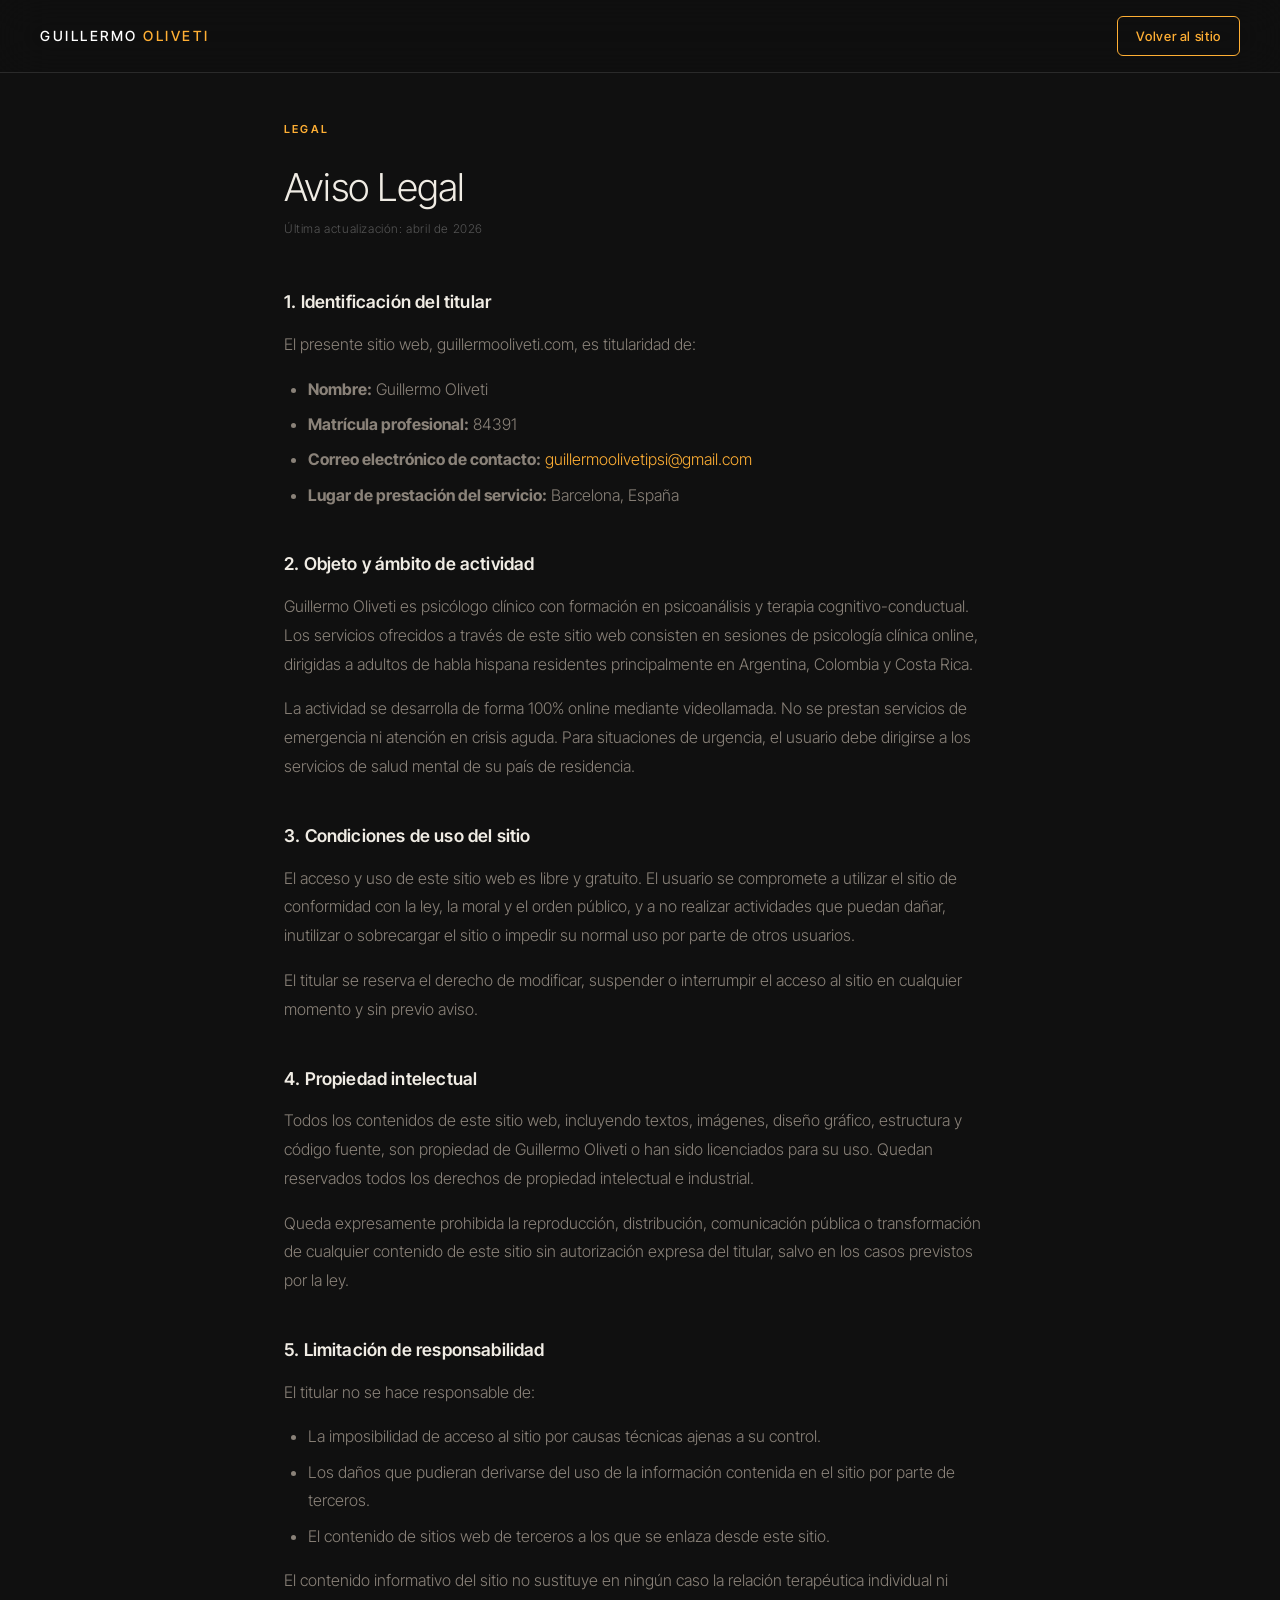
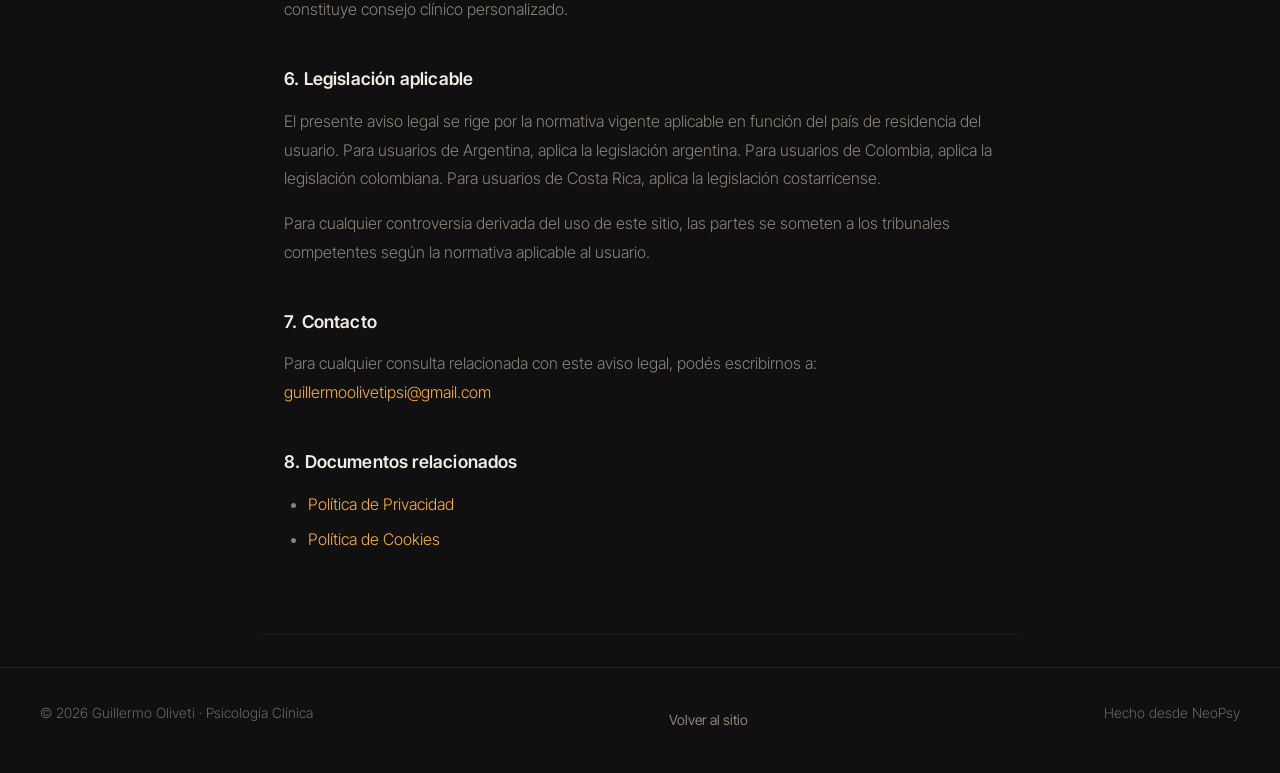
<file: aviso-legal.html>
<!DOCTYPE html>
<html lang="es">
<head>
<meta charset="UTF-8">
<meta name="viewport" content="width=device-width, initial-scale=1.0">
<title>Aviso Legal — Guillermo Oliveti</title>
<link rel="icon" href="images/favicon.svg" type="image/svg+xml">
<link rel="preconnect" href="https://fonts.googleapis.com">
<link rel="preconnect" href="https://fonts.gstatic.com" crossorigin>
<link href="https://fonts.googleapis.com/css2?family=Inter+Tight:ital,wght@0,100..900;1,100..900&display=swap" rel="stylesheet">
<style>
*{box-sizing:border-box;margin:0;padding:0}
html{scroll-behavior:smooth}
body{background:#101010;color:#8a8279;font-family:'Inter Tight',sans-serif;font-size:clamp(14px,1rem + 0.5vw,16px);line-height:1.7;overflow-x:hidden}
.nav{display:flex;justify-content:space-between;align-items:center;padding:1rem 2.5rem;position:fixed;top:0;background:rgba(16,16,16,0.3);backdrop-filter:blur(24px);-webkit-backdrop-filter:blur(24px);z-index:100;width:100%;border-bottom:0.5px solid #2a2a2a}
.logo{font-family:'Inter Tight',sans-serif;font-size:14px;letter-spacing:0.18em;text-transform:uppercase;font-weight:500;color:#e8e2d9}
.logo span:first-child{color:#ffffff}
.logo span:last-child{color:#ffaf34}
.nav-back{background:transparent;border:0.5px solid #ffaf34;color:#ffaf34;padding:8px 18px;font-family:'Inter Tight',sans-serif;font-size:13px;letter-spacing:0.05em;text-decoration:none;display:inline-block;transition:background 0.2s,color 0.2s;border-radius:6px;font-weight:500}
.nav-back:hover{background:#ffaf34;color:#101010}
.legal-wrap{max-width:760px;margin:0 auto;padding:120px 1.5rem 4rem}
.legal-lbl{font-family:'Inter Tight',sans-serif;font-size:11px;letter-spacing:0.2em;color:#ffaf34;text-transform:uppercase;margin-bottom:1.5rem;font-weight:600}
h1{font-size:clamp(1.8rem,3vw,2.5rem);font-weight:300;color:#f0ece4;line-height:1.2;margin-bottom:0.5rem;letter-spacing:-0.02em}
.fecha{font-size:12px;color:#555;margin-bottom:3rem;letter-spacing:0.05em}
h2{font-size:1.1rem;font-weight:600;color:#f0ece4;margin:2.5rem 0 0.8rem;letter-spacing:0.01em}
p{color:#8a8279;line-height:1.8;margin-bottom:1rem;font-weight:300}
ul{color:#8a8279;line-height:1.8;margin-bottom:1rem;padding-left:1.5rem;font-weight:300}
ul li{margin-bottom:0.4rem}
a{color:#ffaf34;text-decoration:none}
a:hover{text-decoration:underline}
.div{height:1px;background:rgba(255,255,255,0.05);margin:3rem 0}
footer{padding:2rem 2.5rem;border-top:1px solid #222;display:flex;justify-content:space-between;align-items:center;background:#101010;flex-wrap:wrap;gap:1rem;margin-top:2rem}
footer p{font-family:'Inter Tight',sans-serif;font-size:14px;color:#666}
.footer-li{display:inline-flex;align-items:center;gap:8px;text-decoration:none;font-family:'Inter Tight',sans-serif;font-size:14px;color:#8a8279;transition:color 0.2s}
.footer-li:hover{color:#ffaf34}
@media(max-width:768px){.nav{padding:1rem 1.5rem}.legal-wrap{padding:100px 1.5rem 3rem}}
</style>
</head>
<body>

<nav class="nav">
  <div class="logo"><span>Guillermo </span><span>Oliveti</span></div>
  <a href="index.html" class="nav-back">Volver al sitio</a>
</nav>

<div class="legal-wrap">
  <p class="legal-lbl">Legal</p>
  <h1>Aviso Legal</h1>
  <p class="fecha">Última actualización: abril de 2026</p>

  <h2>1. Identificación del titular</h2>
  <p>El presente sitio web, guillermooliveti.com, es titularidad de:</p>
  <ul>
    <li><strong>Nombre:</strong> Guillermo Oliveti</li>
    <li><strong>Matrícula profesional:</strong> 84391</li>
    <li><strong>Correo electrónico de contacto:</strong> <a href="mailto:guillermoolivetipsi@gmail.com">guillermoolivetipsi@gmail.com</a></li>
    <li><strong>Lugar de prestación del servicio:</strong> Barcelona, España</li>
  </ul>

  <h2>2. Objeto y ámbito de actividad</h2>
  <p>Guillermo Oliveti es psicólogo clínico con formación en psicoanálisis y terapia cognitivo-conductual. Los servicios ofrecidos a través de este sitio web consisten en sesiones de psicología clínica online, dirigidas a adultos de habla hispana residentes principalmente en Argentina, Colombia y Costa Rica.</p>
  <p>La actividad se desarrolla de forma 100% online mediante videollamada. No se prestan servicios de emergencia ni atención en crisis aguda. Para situaciones de urgencia, el usuario debe dirigirse a los servicios de salud mental de su país de residencia.</p>

  <h2>3. Condiciones de uso del sitio</h2>
  <p>El acceso y uso de este sitio web es libre y gratuito. El usuario se compromete a utilizar el sitio de conformidad con la ley, la moral y el orden público, y a no realizar actividades que puedan dañar, inutilizar o sobrecargar el sitio o impedir su normal uso por parte de otros usuarios.</p>
  <p>El titular se reserva el derecho de modificar, suspender o interrumpir el acceso al sitio en cualquier momento y sin previo aviso.</p>

  <h2>4. Propiedad intelectual</h2>
  <p>Todos los contenidos de este sitio web, incluyendo textos, imágenes, diseño gráfico, estructura y código fuente, son propiedad de Guillermo Oliveti o han sido licenciados para su uso. Quedan reservados todos los derechos de propiedad intelectual e industrial.</p>
  <p>Queda expresamente prohibida la reproducción, distribución, comunicación pública o transformación de cualquier contenido de este sitio sin autorización expresa del titular, salvo en los casos previstos por la ley.</p>

  <h2>5. Limitación de responsabilidad</h2>
  <p>El titular no se hace responsable de:</p>
  <ul>
    <li>La imposibilidad de acceso al sitio por causas técnicas ajenas a su control.</li>
    <li>Los daños que pudieran derivarse del uso de la información contenida en el sitio por parte de terceros.</li>
    <li>El contenido de sitios web de terceros a los que se enlaza desde este sitio.</li>
  </ul>
  <p>El contenido informativo del sitio no sustituye en ningún caso la relación terapéutica individual ni constituye consejo clínico personalizado.</p>

  <h2>6. Legislación aplicable</h2>
  <p>El presente aviso legal se rige por la normativa vigente aplicable en función del país de residencia del usuario. Para usuarios de Argentina, aplica la legislación argentina. Para usuarios de Colombia, aplica la legislación colombiana. Para usuarios de Costa Rica, aplica la legislación costarricense.</p>
  <p>Para cualquier controversia derivada del uso de este sitio, las partes se someten a los tribunales competentes según la normativa aplicable al usuario.</p>

  <h2>7. Contacto</h2>
  <p>Para cualquier consulta relacionada con este aviso legal, podés escribirnos a: <a href="mailto:guillermoolivetipsi@gmail.com">guillermoolivetipsi@gmail.com</a></p>

  <h2>8. Documentos relacionados</h2>
  <ul>
    <li><a href="politica-privacidad.html">Política de Privacidad</a></li>
    <li><a href="politica-cookies.html">Política de Cookies</a></li>
  </ul>
</div>

<div class="div" style="max-width:760px;margin:0 auto"></div>

<footer>
  <p>© 2026 Guillermo Oliveti · Psicología Clínica</p>
  <a href="index.html" class="footer-li">Volver al sitio</a>
  <p>Hecho desde NeoPsy</p>
</footer>

</body>
</html>
</file>
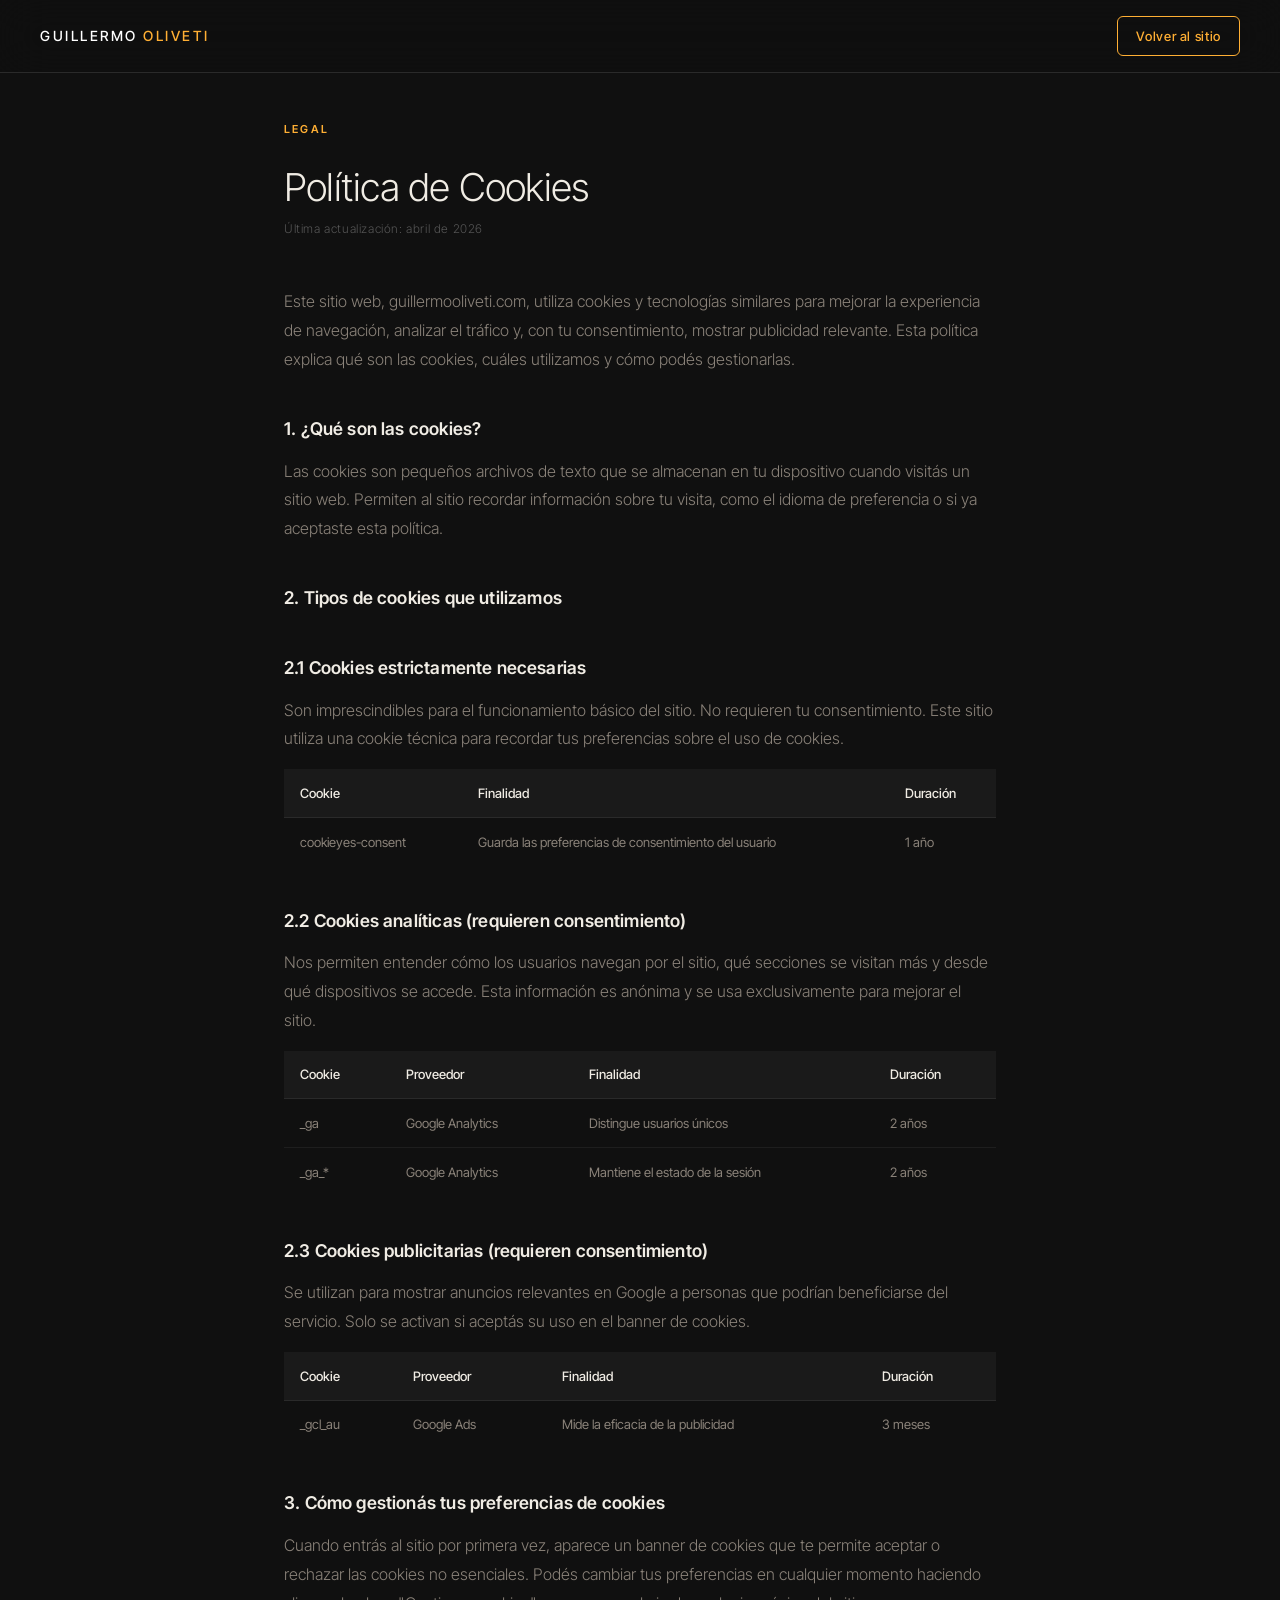
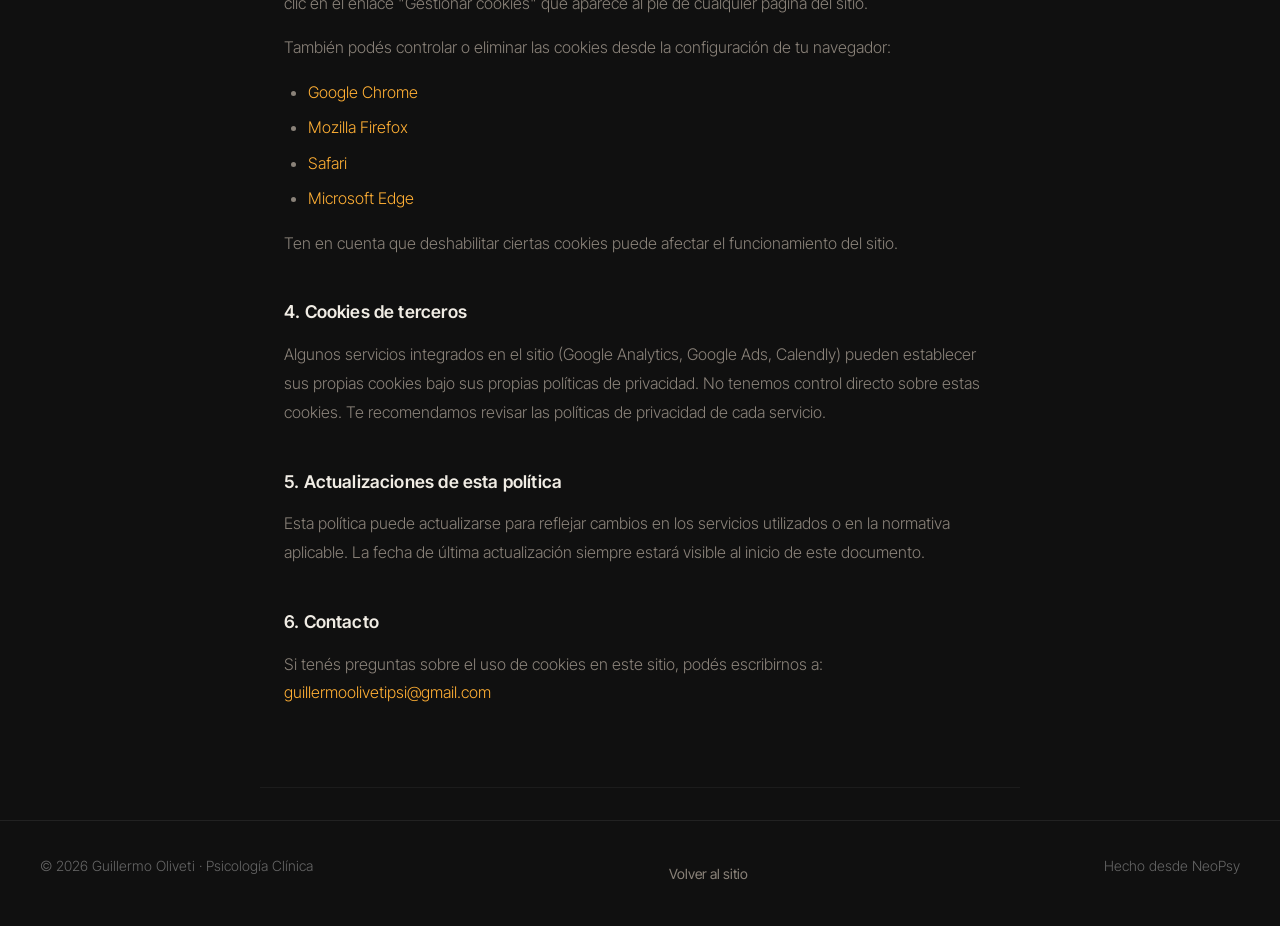
<file: politica-cookies.html>
<!DOCTYPE html>
<html lang="es">
<head>
<meta charset="UTF-8">
<meta name="viewport" content="width=device-width, initial-scale=1.0">
<title>Política de Cookies — Guillermo Oliveti</title>
<link rel="icon" href="images/favicon.svg" type="image/svg+xml">
<link rel="preconnect" href="https://fonts.googleapis.com">
<link rel="preconnect" href="https://fonts.gstatic.com" crossorigin>
<link href="https://fonts.googleapis.com/css2?family=Inter+Tight:ital,wght@0,100..900;1,100..900&display=swap" rel="stylesheet">
<style>
*{box-sizing:border-box;margin:0;padding:0}
html{scroll-behavior:smooth}
body{background:#101010;color:#8a8279;font-family:'Inter Tight',sans-serif;font-size:clamp(14px,1rem + 0.5vw,16px);line-height:1.7;overflow-x:hidden}
.nav{display:flex;justify-content:space-between;align-items:center;padding:1rem 2.5rem;position:fixed;top:0;background:rgba(16,16,16,0.3);backdrop-filter:blur(24px);-webkit-backdrop-filter:blur(24px);z-index:100;width:100%;border-bottom:0.5px solid #2a2a2a}
.logo{font-family:'Inter Tight',sans-serif;font-size:14px;letter-spacing:0.18em;text-transform:uppercase;font-weight:500;color:#e8e2d9}
.logo span:first-child{color:#ffffff}
.logo span:last-child{color:#ffaf34}
.nav-back{background:transparent;border:0.5px solid #ffaf34;color:#ffaf34;padding:8px 18px;font-family:'Inter Tight',sans-serif;font-size:13px;letter-spacing:0.05em;text-decoration:none;display:inline-block;transition:background 0.2s,color 0.2s;border-radius:6px;font-weight:500}
.nav-back:hover{background:#ffaf34;color:#101010}
.legal-wrap{max-width:760px;margin:0 auto;padding:120px 1.5rem 4rem}
.legal-lbl{font-family:'Inter Tight',sans-serif;font-size:11px;letter-spacing:0.2em;color:#ffaf34;text-transform:uppercase;margin-bottom:1.5rem;font-weight:600}
h1{font-size:clamp(1.8rem,3vw,2.5rem);font-weight:300;color:#f0ece4;line-height:1.2;margin-bottom:0.5rem;letter-spacing:-0.02em}
.fecha{font-size:12px;color:#555;margin-bottom:3rem;letter-spacing:0.05em}
h2{font-size:1.1rem;font-weight:600;color:#f0ece4;margin:2.5rem 0 0.8rem;letter-spacing:0.01em}
p{color:#8a8279;line-height:1.8;margin-bottom:1rem;font-weight:300}
ul{color:#8a8279;line-height:1.8;margin-bottom:1rem;padding-left:1.5rem;font-weight:300}
ul li{margin-bottom:0.4rem}
a{color:#ffaf34;text-decoration:none}
a:hover{text-decoration:underline}
table{width:100%;border-collapse:collapse;margin-bottom:1.5rem;font-size:13px}
th{text-align:left;padding:0.8rem 1rem;background:#1a1a1a;color:#f0ece4;font-weight:500;border-bottom:1px solid #2a2a2a}
td{padding:0.8rem 1rem;border-bottom:1px solid #1e1e1e;color:#8a8279;vertical-align:top}
tr:last-child td{border-bottom:none}
.div{height:1px;background:rgba(255,255,255,0.05);margin:3rem 0}
footer{padding:2rem 2.5rem;border-top:1px solid #222;display:flex;justify-content:space-between;align-items:center;background:#101010;flex-wrap:wrap;gap:1rem;margin-top:2rem}
footer p{font-family:'Inter Tight',sans-serif;font-size:14px;color:#666}
.footer-li{display:inline-flex;align-items:center;gap:8px;text-decoration:none;font-family:'Inter Tight',sans-serif;font-size:14px;color:#8a8279;transition:color 0.2s}
.footer-li:hover{color:#ffaf34}
@media(max-width:768px){.nav{padding:1rem 1.5rem}.legal-wrap{padding:100px 1.5rem 3rem}table{font-size:12px}th,td{padding:0.6rem 0.6rem}}
</style>
</head>
<body>

<nav class="nav">
  <div class="logo"><span>Guillermo </span><span>Oliveti</span></div>
  <a href="index.html" class="nav-back">Volver al sitio</a>
</nav>

<div class="legal-wrap">
  <p class="legal-lbl">Legal</p>
  <h1>Política de Cookies</h1>
  <p class="fecha">Última actualización: abril de 2026</p>

  <p>Este sitio web, guillermooliveti.com, utiliza cookies y tecnologías similares para mejorar la experiencia de navegación, analizar el tráfico y, con tu consentimiento, mostrar publicidad relevante. Esta política explica qué son las cookies, cuáles utilizamos y cómo podés gestionarlas.</p>

  <h2>1. ¿Qué son las cookies?</h2>
  <p>Las cookies son pequeños archivos de texto que se almacenan en tu dispositivo cuando visitás un sitio web. Permiten al sitio recordar información sobre tu visita, como el idioma de preferencia o si ya aceptaste esta política.</p>

  <h2>2. Tipos de cookies que utilizamos</h2>

  <h2>2.1 Cookies estrictamente necesarias</h2>
  <p>Son imprescindibles para el funcionamiento básico del sitio. No requieren tu consentimiento. Este sitio utiliza una cookie técnica para recordar tus preferencias sobre el uso de cookies.</p>

  <table>
    <thead>
      <tr>
        <th>Cookie</th>
        <th>Finalidad</th>
        <th>Duración</th>
      </tr>
    </thead>
    <tbody>
      <tr>
        <td>cookieyes-consent</td>
        <td>Guarda las preferencias de consentimiento del usuario</td>
        <td>1 año</td>
      </tr>
    </tbody>
  </table>

  <h2>2.2 Cookies analíticas (requieren consentimiento)</h2>
  <p>Nos permiten entender cómo los usuarios navegan por el sitio, qué secciones se visitan más y desde qué dispositivos se accede. Esta información es anónima y se usa exclusivamente para mejorar el sitio.</p>

  <table>
    <thead>
      <tr>
        <th>Cookie</th>
        <th>Proveedor</th>
        <th>Finalidad</th>
        <th>Duración</th>
      </tr>
    </thead>
    <tbody>
      <tr>
        <td>_ga</td>
        <td>Google Analytics</td>
        <td>Distingue usuarios únicos</td>
        <td>2 años</td>
      </tr>
      <tr>
        <td>_ga_*</td>
        <td>Google Analytics</td>
        <td>Mantiene el estado de la sesión</td>
        <td>2 años</td>
      </tr>
    </tbody>
  </table>

  <h2>2.3 Cookies publicitarias (requieren consentimiento)</h2>
  <p>Se utilizan para mostrar anuncios relevantes en Google a personas que podrían beneficiarse del servicio. Solo se activan si aceptás su uso en el banner de cookies.</p>

  <table>
    <thead>
      <tr>
        <th>Cookie</th>
        <th>Proveedor</th>
        <th>Finalidad</th>
        <th>Duración</th>
      </tr>
    </thead>
    <tbody>
      <tr>
        <td>_gcl_au</td>
        <td>Google Ads</td>
        <td>Mide la eficacia de la publicidad</td>
        <td>3 meses</td>
      </tr>
    </tbody>
  </table>

  <h2>3. Cómo gestionás tus preferencias de cookies</h2>
  <p>Cuando entrás al sitio por primera vez, aparece un banner de cookies que te permite aceptar o rechazar las cookies no esenciales. Podés cambiar tus preferencias en cualquier momento haciendo clic en el enlace "Gestionar cookies" que aparece al pie de cualquier página del sitio.</p>
  <p>También podés controlar o eliminar las cookies desde la configuración de tu navegador:</p>
  <ul>
    <li><a href="https://support.google.com/chrome/answer/95647" target="_blank">Google Chrome</a></li>
    <li><a href="https://support.mozilla.org/es/kb/habilitar-y-deshabilitar-cookies-sitios-web-rastrear-preferencias" target="_blank">Mozilla Firefox</a></li>
    <li><a href="https://support.apple.com/es-es/guide/safari/sfri11471/mac" target="_blank">Safari</a></li>
    <li><a href="https://support.microsoft.com/es-es/windows/eliminar-y-administrar-cookies-168dab11-0753-043d-7c16-ede5947fc64d" target="_blank">Microsoft Edge</a></li>
  </ul>
  <p>Ten en cuenta que deshabilitar ciertas cookies puede afectar el funcionamiento del sitio.</p>

  <h2>4. Cookies de terceros</h2>
  <p>Algunos servicios integrados en el sitio (Google Analytics, Google Ads, Calendly) pueden establecer sus propias cookies bajo sus propias políticas de privacidad. No tenemos control directo sobre estas cookies. Te recomendamos revisar las políticas de privacidad de cada servicio.</p>

  <h2>5. Actualizaciones de esta política</h2>
  <p>Esta política puede actualizarse para reflejar cambios en los servicios utilizados o en la normativa aplicable. La fecha de última actualización siempre estará visible al inicio de este documento.</p>

  <h2>6. Contacto</h2>
  <p>Si tenés preguntas sobre el uso de cookies en este sitio, podés escribirnos a: <a href="mailto:guillermoolivetipsi@gmail.com">guillermoolivetipsi@gmail.com</a></p>
</div>

<div class="div" style="max-width:760px;margin:0 auto"></div>

<footer>
  <p>© 2026 Guillermo Oliveti · Psicología Clínica</p>
  <a href="index.html" class="footer-li">Volver al sitio</a>
  <p>Hecho desde NeoPsy</p>
</footer>

</body>
</html>
</file>
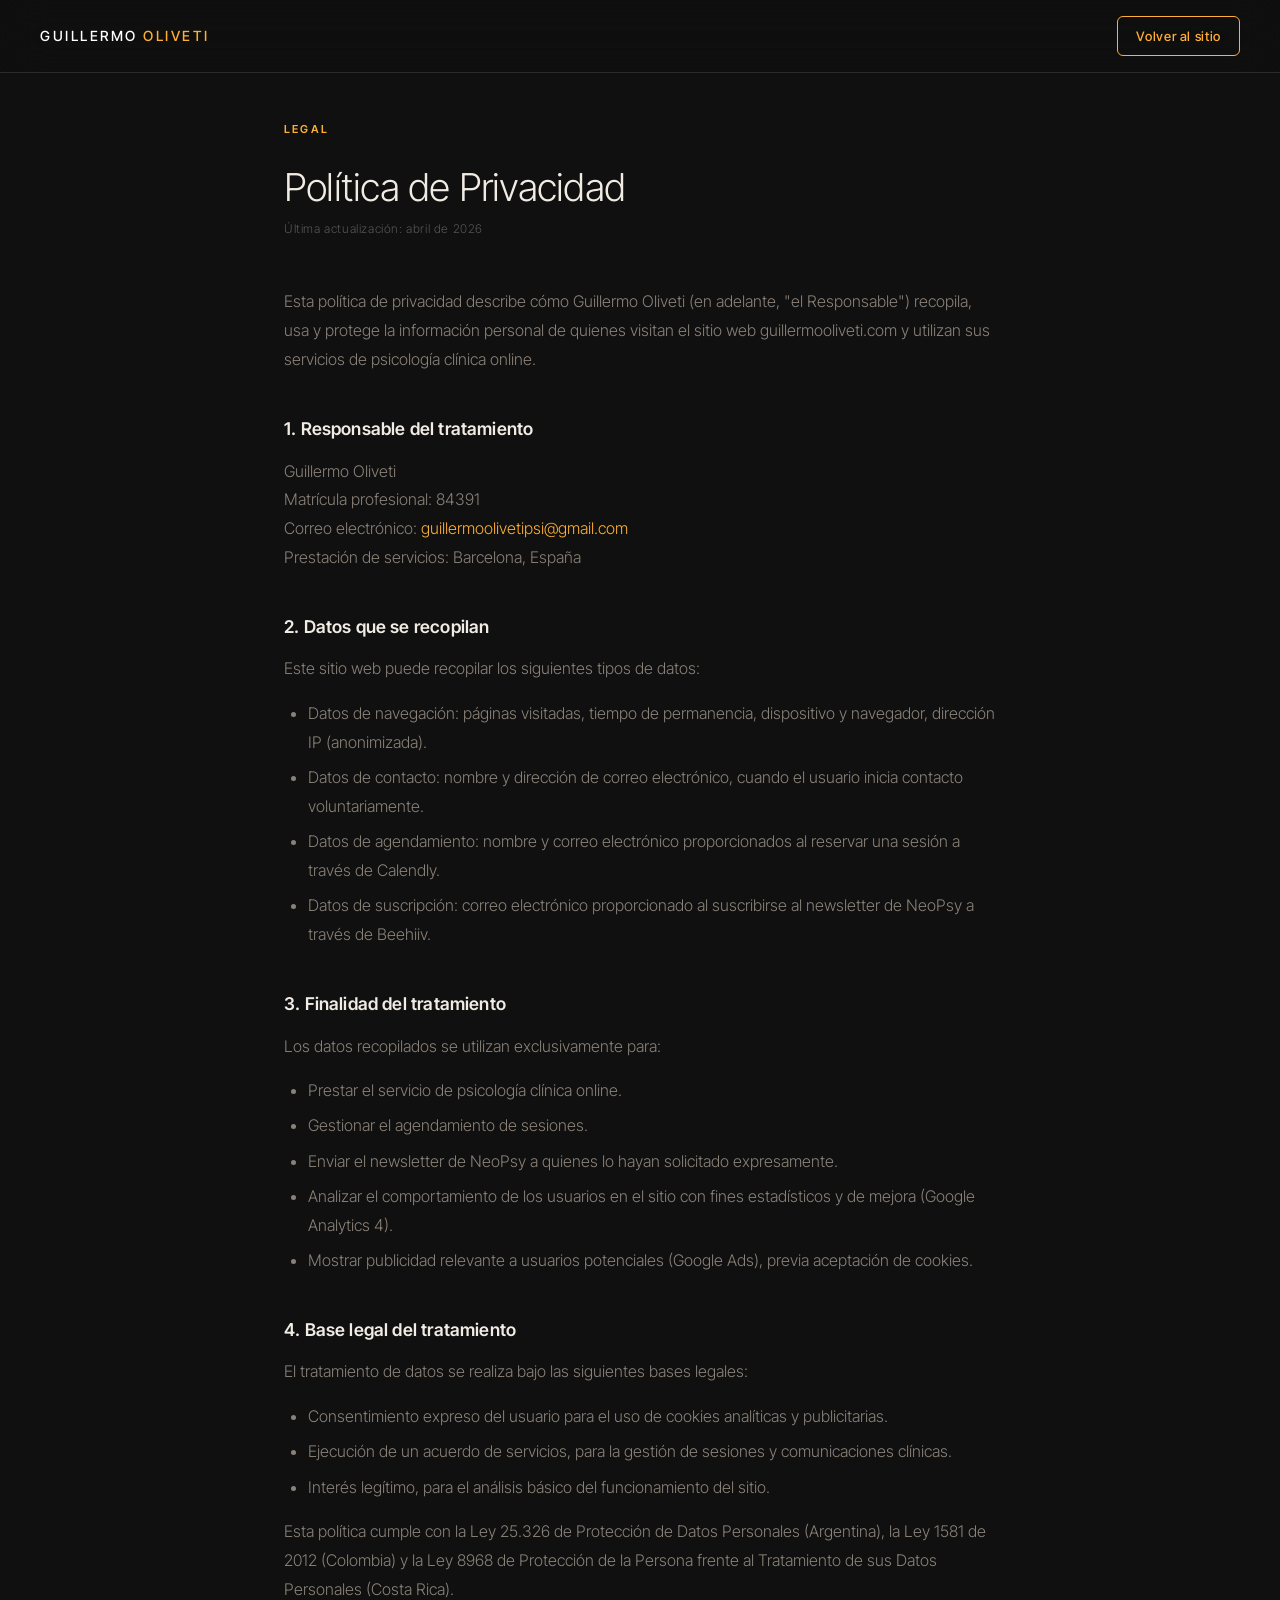
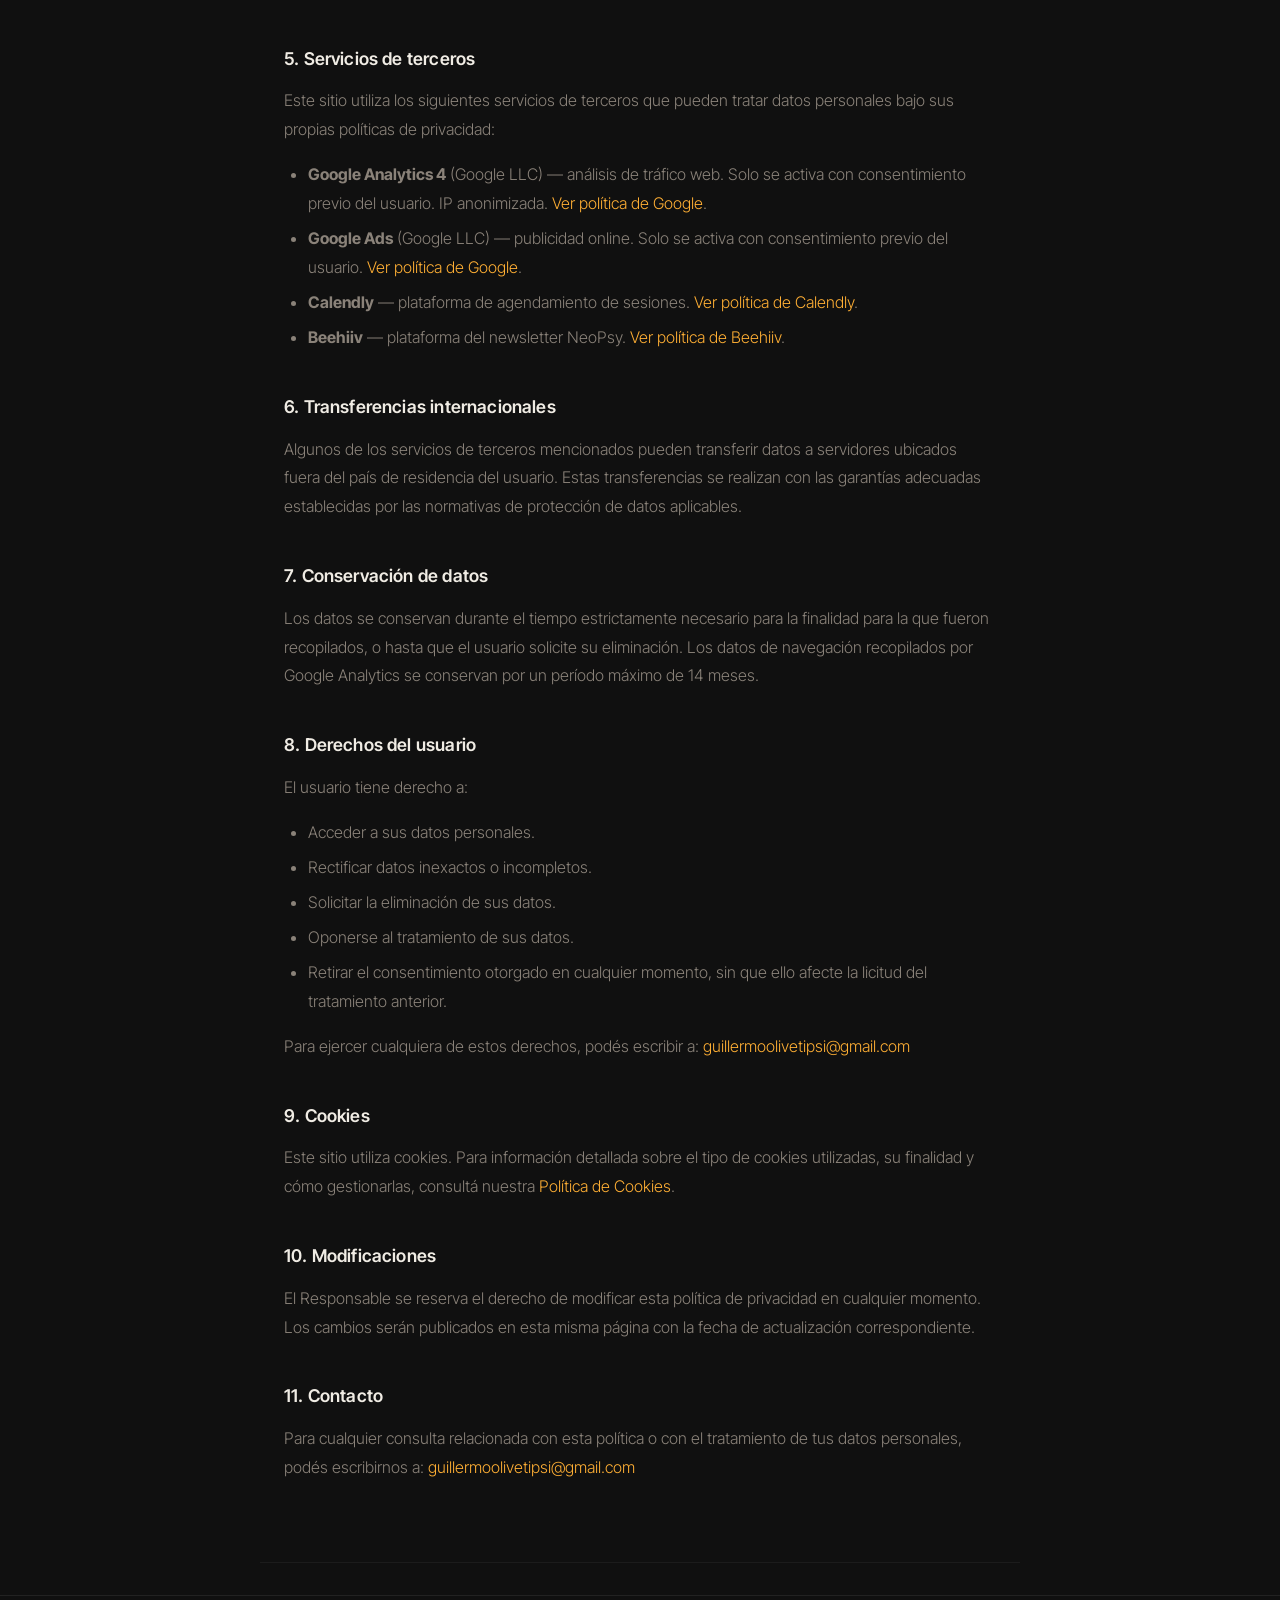
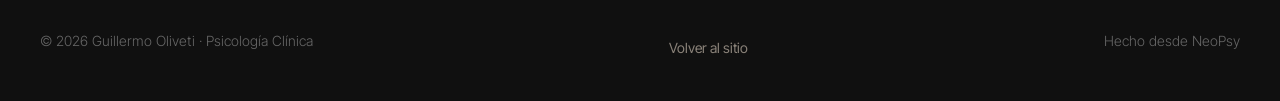
<file: politica-privacidad.html>
<!DOCTYPE html>
<html lang="es">
<head>
<meta charset="UTF-8">
<meta name="viewport" content="width=device-width, initial-scale=1.0">
<title>Política de Privacidad — Guillermo Oliveti</title>
<link rel="icon" href="images/favicon.svg" type="image/svg+xml">
<link rel="preconnect" href="https://fonts.googleapis.com">
<link rel="preconnect" href="https://fonts.gstatic.com" crossorigin>
<link href="https://fonts.googleapis.com/css2?family=Inter+Tight:ital,wght@0,100..900;1,100..900&display=swap" rel="stylesheet">
<style>
*{box-sizing:border-box;margin:0;padding:0}
html{scroll-behavior:smooth}
body{background:#101010;color:#8a8279;font-family:'Inter Tight',sans-serif;font-size:clamp(14px,1rem + 0.5vw,16px);line-height:1.7;overflow-x:hidden}
.nav{display:flex;justify-content:space-between;align-items:center;padding:1rem 2.5rem;position:fixed;top:0;background:rgba(16,16,16,0.3);backdrop-filter:blur(24px);-webkit-backdrop-filter:blur(24px);z-index:100;width:100%;border-bottom:0.5px solid #2a2a2a}
.logo{font-family:'Inter Tight',sans-serif;font-size:14px;letter-spacing:0.18em;text-transform:uppercase;font-weight:500;color:#e8e2d9}
.logo span:first-child{color:#ffffff}
.logo span:last-child{color:#ffaf34}
.nav-back{background:transparent;border:0.5px solid #ffaf34;color:#ffaf34;padding:8px 18px;font-family:'Inter Tight',sans-serif;font-size:13px;letter-spacing:0.05em;text-decoration:none;display:inline-block;transition:background 0.2s,color 0.2s;border-radius:6px;font-weight:500}
.nav-back:hover{background:#ffaf34;color:#101010}
.legal-wrap{max-width:760px;margin:0 auto;padding:120px 1.5rem 4rem}
.legal-lbl{font-family:'Inter Tight',sans-serif;font-size:11px;letter-spacing:0.2em;color:#ffaf34;text-transform:uppercase;margin-bottom:1.5rem;font-weight:600}
h1{font-size:clamp(1.8rem,3vw,2.5rem);font-weight:300;color:#f0ece4;line-height:1.2;margin-bottom:0.5rem;letter-spacing:-0.02em}
.fecha{font-size:12px;color:#555;margin-bottom:3rem;letter-spacing:0.05em}
h2{font-size:1.1rem;font-weight:600;color:#f0ece4;margin:2.5rem 0 0.8rem;letter-spacing:0.01em}
p{color:#8a8279;line-height:1.8;margin-bottom:1rem;font-weight:300}
ul{color:#8a8279;line-height:1.8;margin-bottom:1rem;padding-left:1.5rem;font-weight:300}
ul li{margin-bottom:0.4rem}
a{color:#ffaf34;text-decoration:none}
a:hover{text-decoration:underline}
.div{height:1px;background:rgba(255,255,255,0.05);margin:3rem 0}
footer{padding:2rem 2.5rem;border-top:1px solid #222;display:flex;justify-content:space-between;align-items:center;background:#101010;flex-wrap:wrap;gap:1rem;margin-top:2rem}
footer p{font-family:'Inter Tight',sans-serif;font-size:14px;color:#666}
.footer-li{display:inline-flex;align-items:center;gap:8px;text-decoration:none;font-family:'Inter Tight',sans-serif;font-size:14px;color:#8a8279;transition:color 0.2s}
.footer-li:hover{color:#ffaf34}
@media(max-width:768px){.nav{padding:1rem 1.5rem}.legal-wrap{padding:100px 1.5rem 3rem}}
</style>
</head>
<body>

<nav class="nav">
  <div class="logo"><span>Guillermo </span><span>Oliveti</span></div>
  <a href="index.html" class="nav-back">Volver al sitio</a>
</nav>

<div class="legal-wrap">
  <p class="legal-lbl">Legal</p>
  <h1>Política de Privacidad</h1>
  <p class="fecha">Última actualización: abril de 2026</p>

  <p>Esta política de privacidad describe cómo Guillermo Oliveti (en adelante, "el Responsable") recopila, usa y protege la información personal de quienes visitan el sitio web guillermooliveti.com y utilizan sus servicios de psicología clínica online.</p>

  <h2>1. Responsable del tratamiento</h2>
  <p>Guillermo Oliveti<br>
  Matrícula profesional: 84391<br>
  Correo electrónico: <a href="mailto:guillermoolivetipsi@gmail.com">guillermoolivetipsi@gmail.com</a><br>
  Prestación de servicios: Barcelona, España</p>

  <h2>2. Datos que se recopilan</h2>
  <p>Este sitio web puede recopilar los siguientes tipos de datos:</p>
  <ul>
    <li>Datos de navegación: páginas visitadas, tiempo de permanencia, dispositivo y navegador, dirección IP (anonimizada).</li>
    <li>Datos de contacto: nombre y dirección de correo electrónico, cuando el usuario inicia contacto voluntariamente.</li>
    <li>Datos de agendamiento: nombre y correo electrónico proporcionados al reservar una sesión a través de Calendly.</li>
    <li>Datos de suscripción: correo electrónico proporcionado al suscribirse al newsletter de NeoPsy a través de Beehiiv.</li>
  </ul>

  <h2>3. Finalidad del tratamiento</h2>
  <p>Los datos recopilados se utilizan exclusivamente para:</p>
  <ul>
    <li>Prestar el servicio de psicología clínica online.</li>
    <li>Gestionar el agendamiento de sesiones.</li>
    <li>Enviar el newsletter de NeoPsy a quienes lo hayan solicitado expresamente.</li>
    <li>Analizar el comportamiento de los usuarios en el sitio con fines estadísticos y de mejora (Google Analytics 4).</li>
    <li>Mostrar publicidad relevante a usuarios potenciales (Google Ads), previa aceptación de cookies.</li>
  </ul>

  <h2>4. Base legal del tratamiento</h2>
  <p>El tratamiento de datos se realiza bajo las siguientes bases legales:</p>
  <ul>
    <li>Consentimiento expreso del usuario para el uso de cookies analíticas y publicitarias.</li>
    <li>Ejecución de un acuerdo de servicios, para la gestión de sesiones y comunicaciones clínicas.</li>
    <li>Interés legítimo, para el análisis básico del funcionamiento del sitio.</li>
  </ul>
  <p>Esta política cumple con la Ley 25.326 de Protección de Datos Personales (Argentina), la Ley 1581 de 2012 (Colombia) y la Ley 8968 de Protección de la Persona frente al Tratamiento de sus Datos Personales (Costa Rica).</p>

  <h2>5. Servicios de terceros</h2>
  <p>Este sitio utiliza los siguientes servicios de terceros que pueden tratar datos personales bajo sus propias políticas de privacidad:</p>
  <ul>
    <li><strong>Google Analytics 4</strong> (Google LLC) — análisis de tráfico web. Solo se activa con consentimiento previo del usuario. IP anonimizada. <a href="https://policies.google.com/privacy" target="_blank">Ver política de Google</a>.</li>
    <li><strong>Google Ads</strong> (Google LLC) — publicidad online. Solo se activa con consentimiento previo del usuario. <a href="https://policies.google.com/privacy" target="_blank">Ver política de Google</a>.</li>
    <li><strong>Calendly</strong> — plataforma de agendamiento de sesiones. <a href="https://calendly.com/privacy" target="_blank">Ver política de Calendly</a>.</li>
    <li><strong>Beehiiv</strong> — plataforma del newsletter NeoPsy. <a href="https://www.beehiiv.com/privacy" target="_blank">Ver política de Beehiiv</a>.</li>
  </ul>

  <h2>6. Transferencias internacionales</h2>
  <p>Algunos de los servicios de terceros mencionados pueden transferir datos a servidores ubicados fuera del país de residencia del usuario. Estas transferencias se realizan con las garantías adecuadas establecidas por las normativas de protección de datos aplicables.</p>

  <h2>7. Conservación de datos</h2>
  <p>Los datos se conservan durante el tiempo estrictamente necesario para la finalidad para la que fueron recopilados, o hasta que el usuario solicite su eliminación. Los datos de navegación recopilados por Google Analytics se conservan por un período máximo de 14 meses.</p>

  <h2>8. Derechos del usuario</h2>
  <p>El usuario tiene derecho a:</p>
  <ul>
    <li>Acceder a sus datos personales.</li>
    <li>Rectificar datos inexactos o incompletos.</li>
    <li>Solicitar la eliminación de sus datos.</li>
    <li>Oponerse al tratamiento de sus datos.</li>
    <li>Retirar el consentimiento otorgado en cualquier momento, sin que ello afecte la licitud del tratamiento anterior.</li>
  </ul>
  <p>Para ejercer cualquiera de estos derechos, podés escribir a: <a href="mailto:guillermoolivetipsi@gmail.com">guillermoolivetipsi@gmail.com</a></p>

  <h2>9. Cookies</h2>
  <p>Este sitio utiliza cookies. Para información detallada sobre el tipo de cookies utilizadas, su finalidad y cómo gestionarlas, consultá nuestra <a href="politica-cookies.html">Política de Cookies</a>.</p>

  <h2>10. Modificaciones</h2>
  <p>El Responsable se reserva el derecho de modificar esta política de privacidad en cualquier momento. Los cambios serán publicados en esta misma página con la fecha de actualización correspondiente.</p>

  <h2>11. Contacto</h2>
  <p>Para cualquier consulta relacionada con esta política o con el tratamiento de tus datos personales, podés escribirnos a: <a href="mailto:guillermoolivetipsi@gmail.com">guillermoolivetipsi@gmail.com</a></p>
</div>

<div class="div" style="max-width:760px;margin:0 auto"></div>

<footer>
  <p>© 2026 Guillermo Oliveti · Psicología Clínica</p>
  <a href="index.html" class="footer-li">Volver al sitio</a>
  <p>Hecho desde NeoPsy</p>
</footer>

</body>
</html>
</file>
